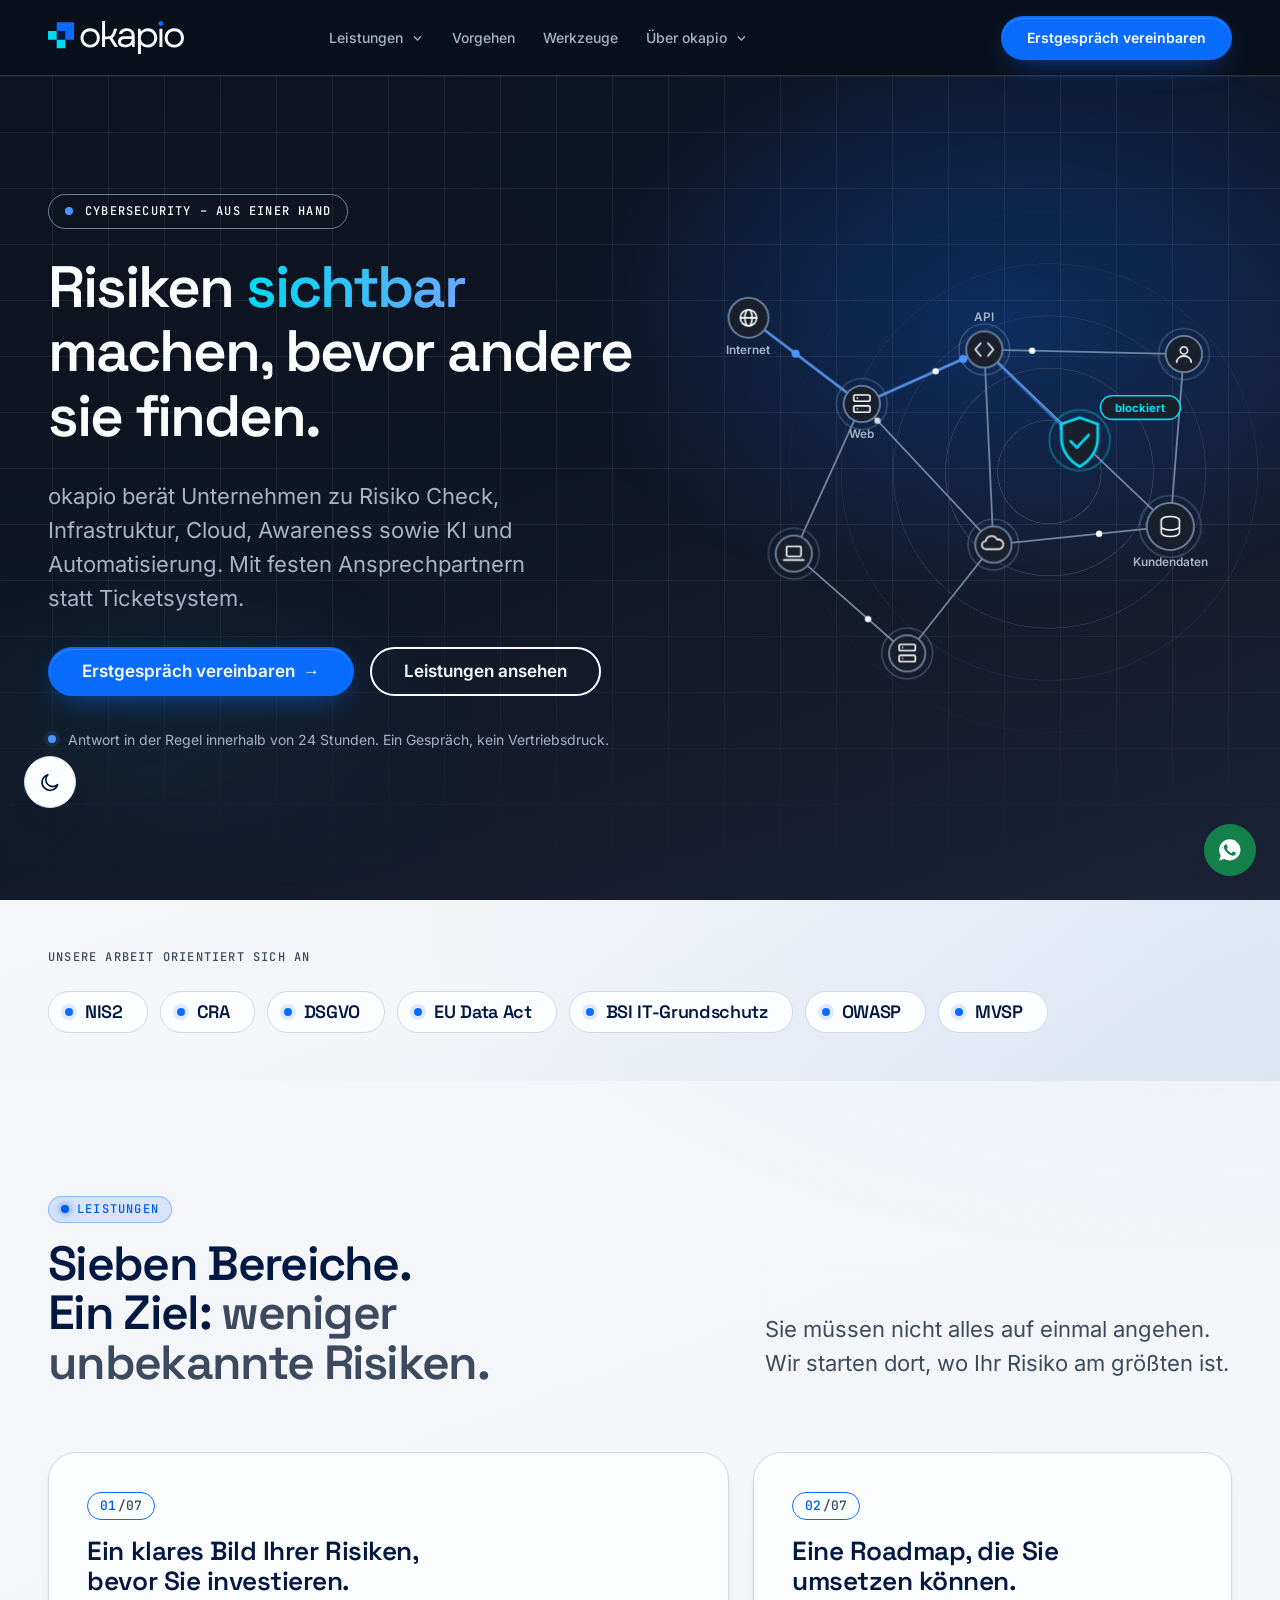
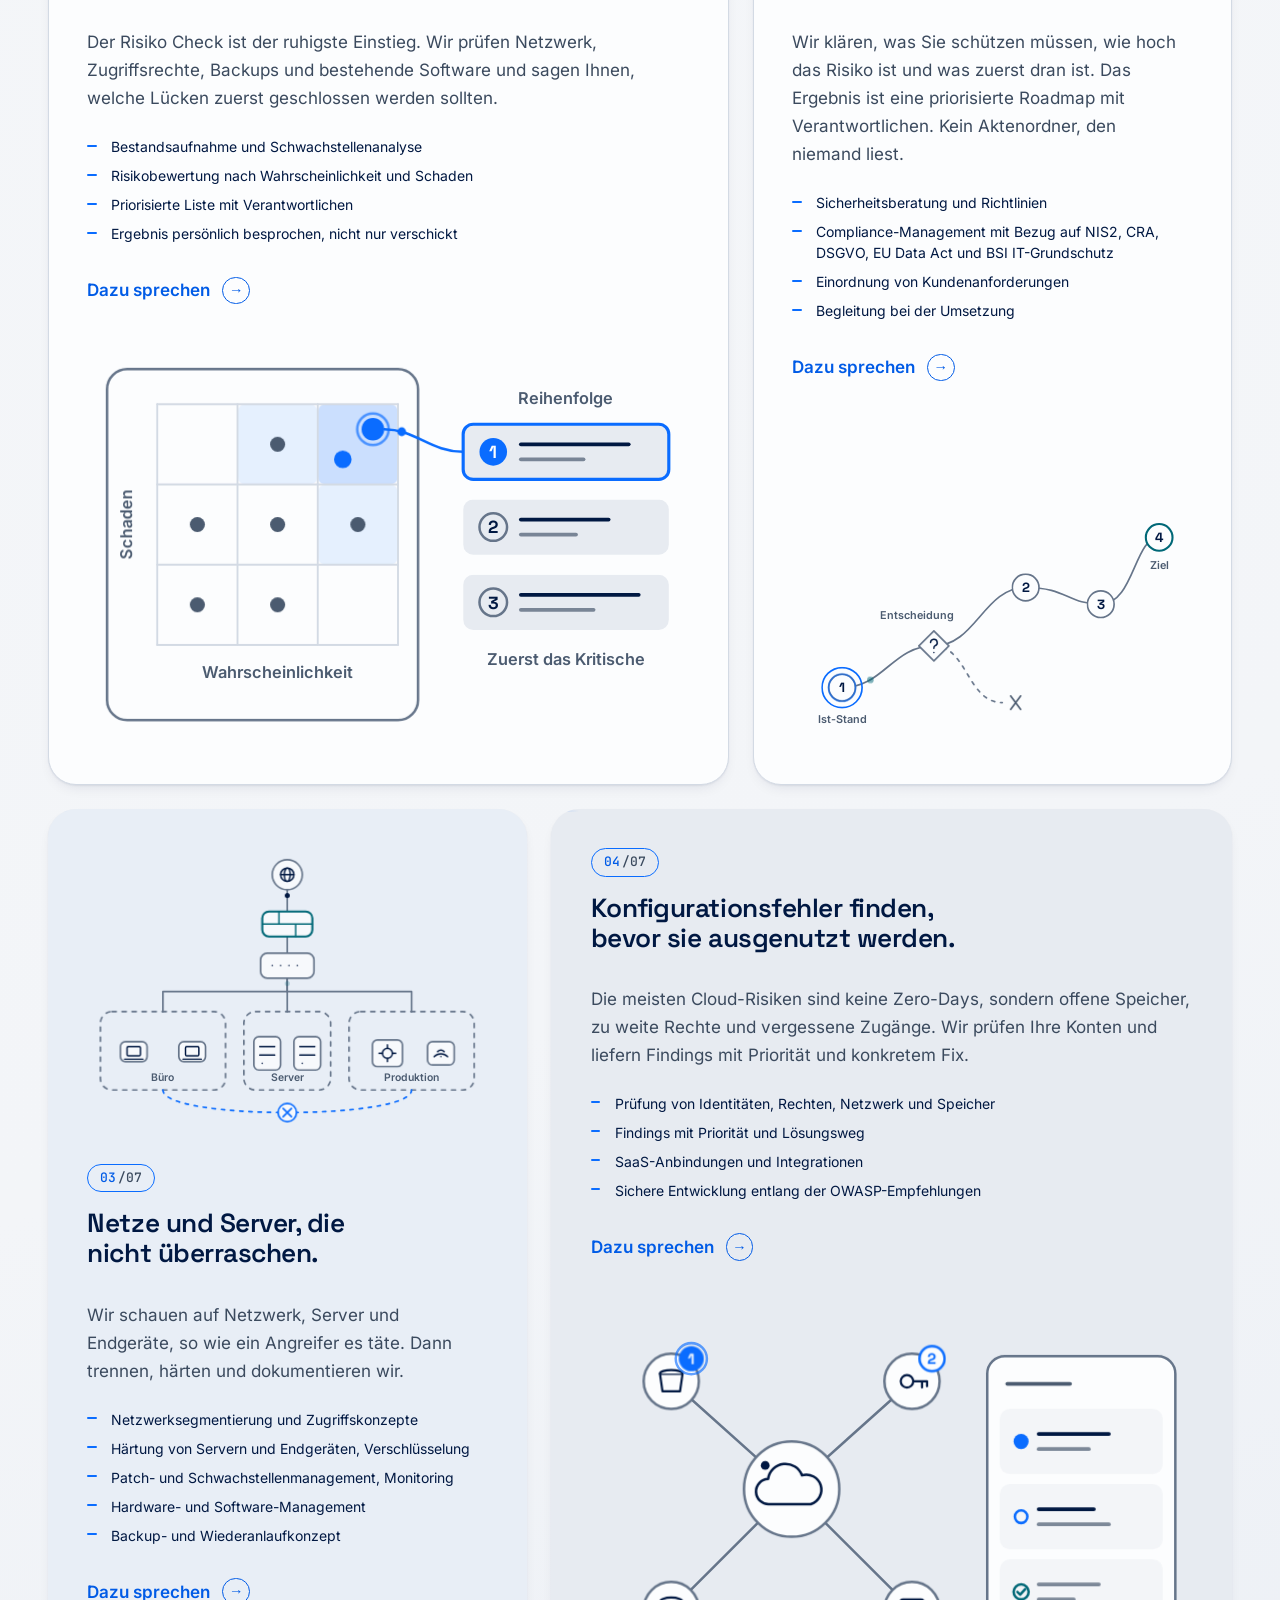
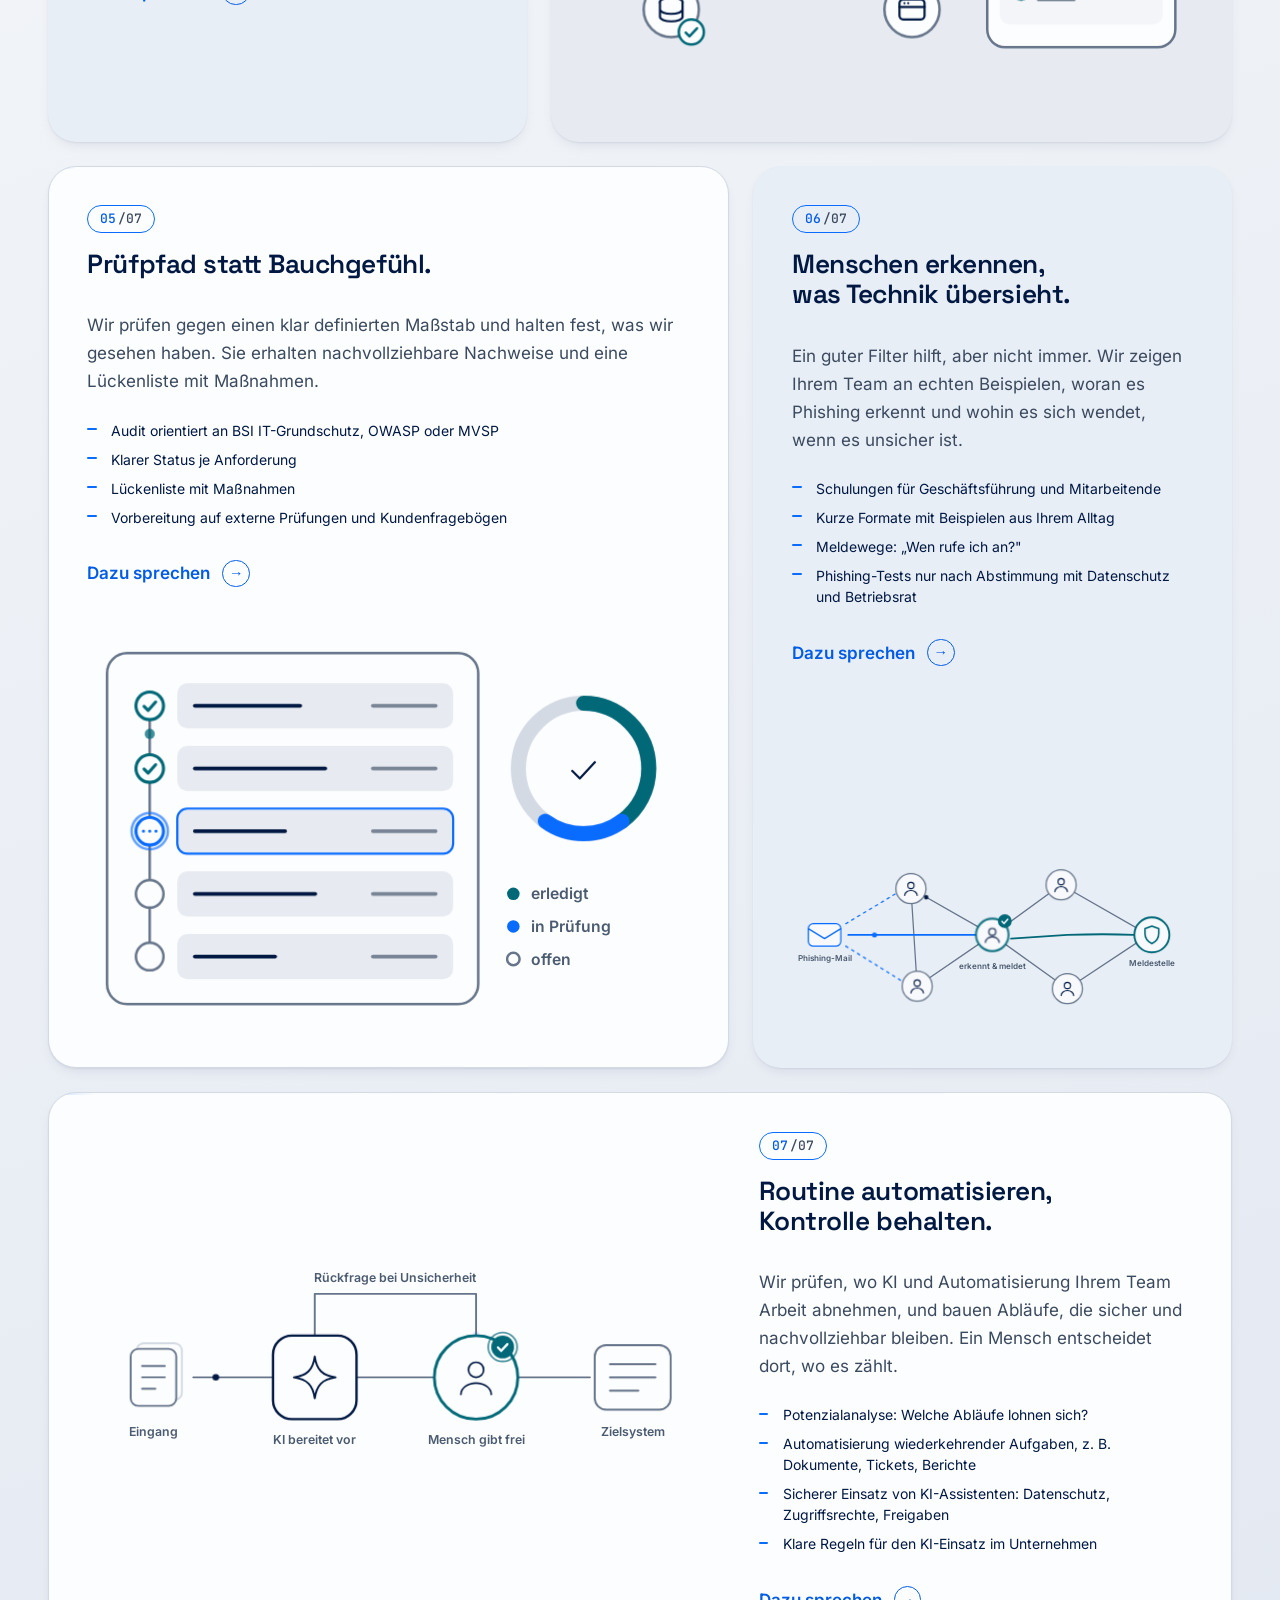
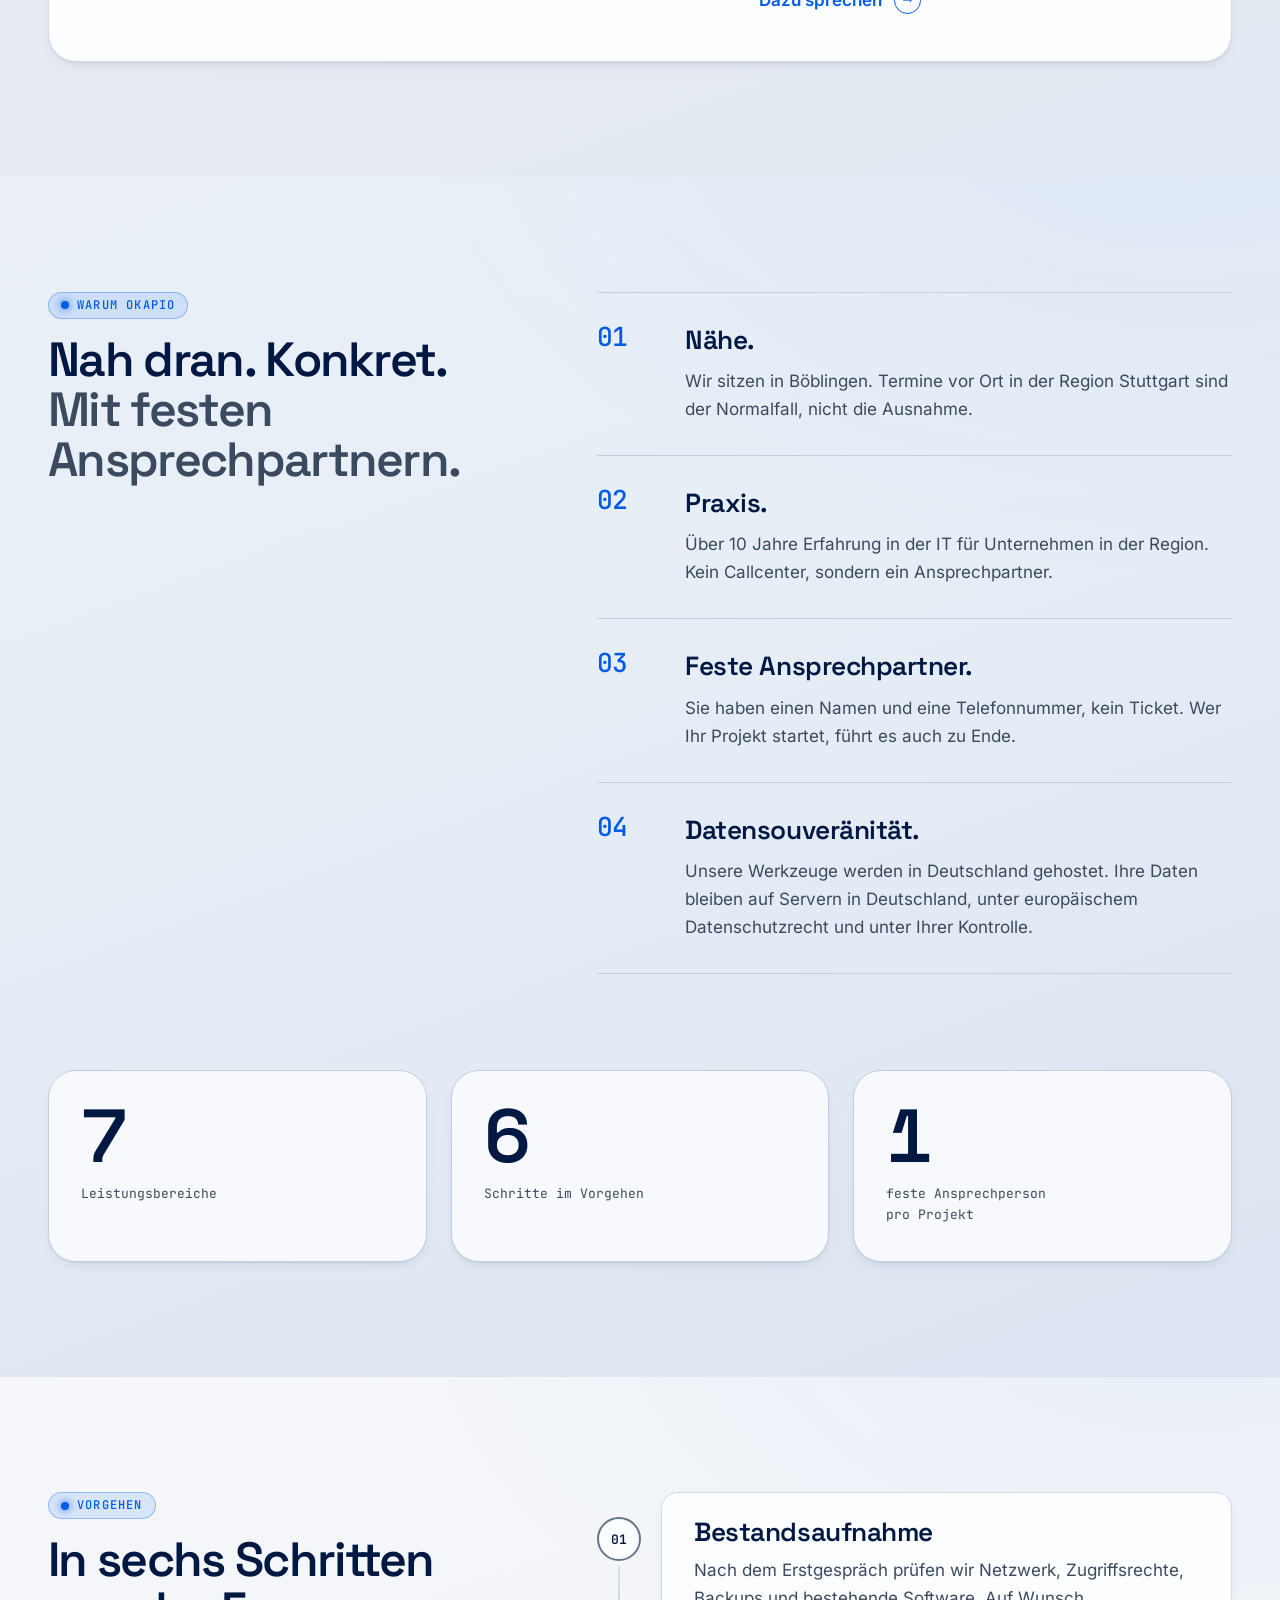
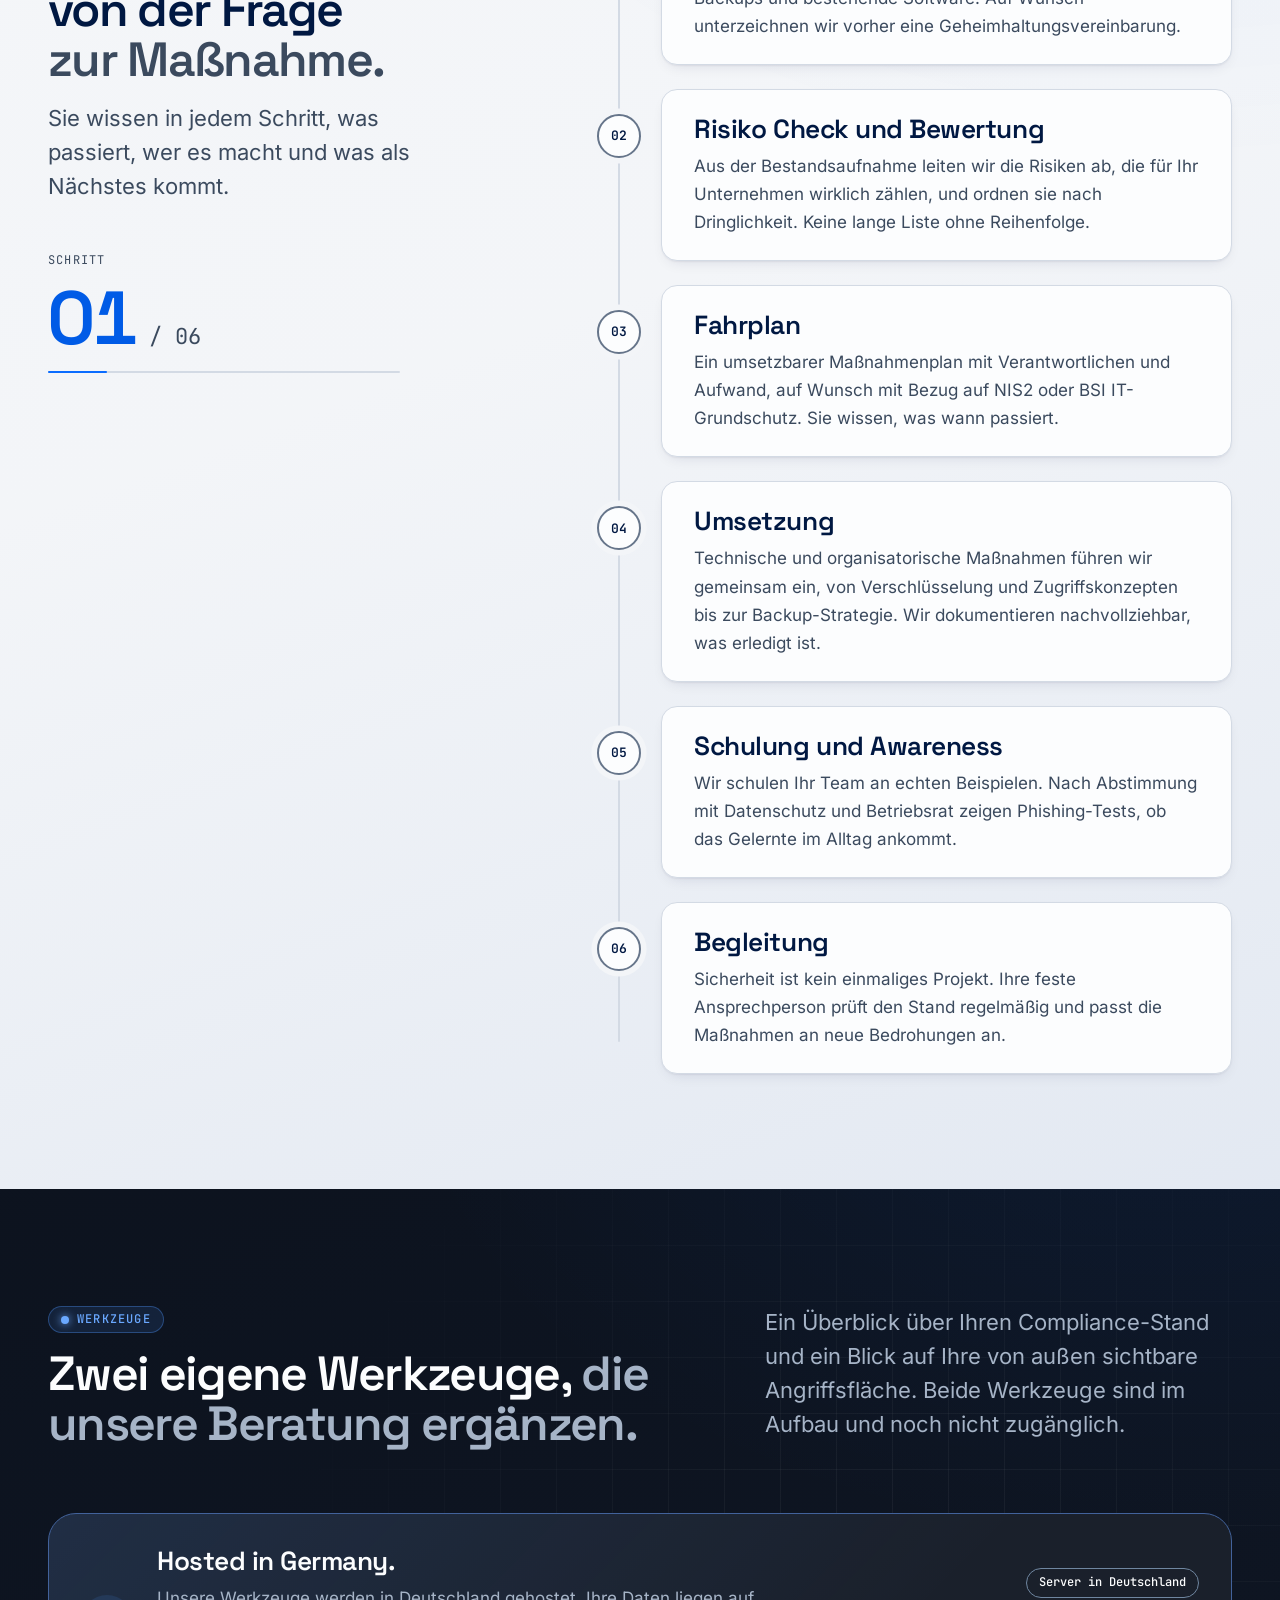
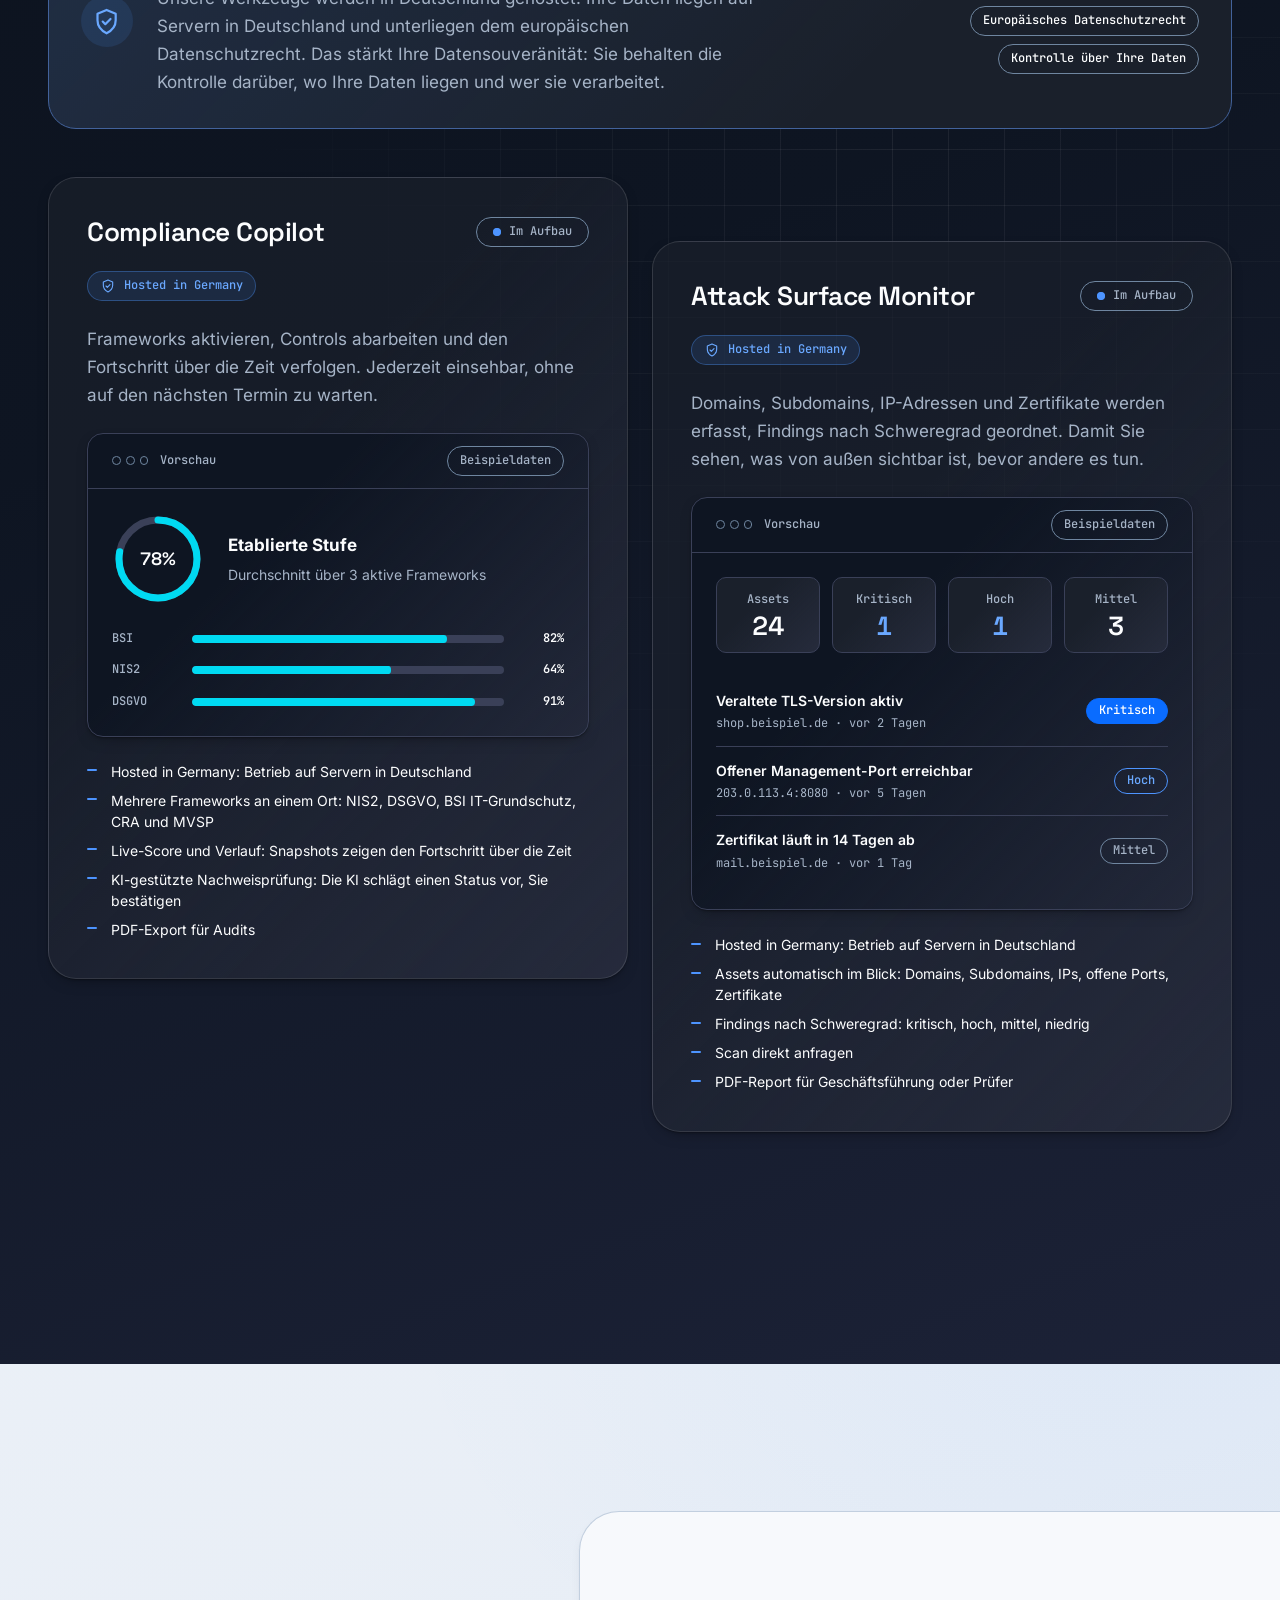
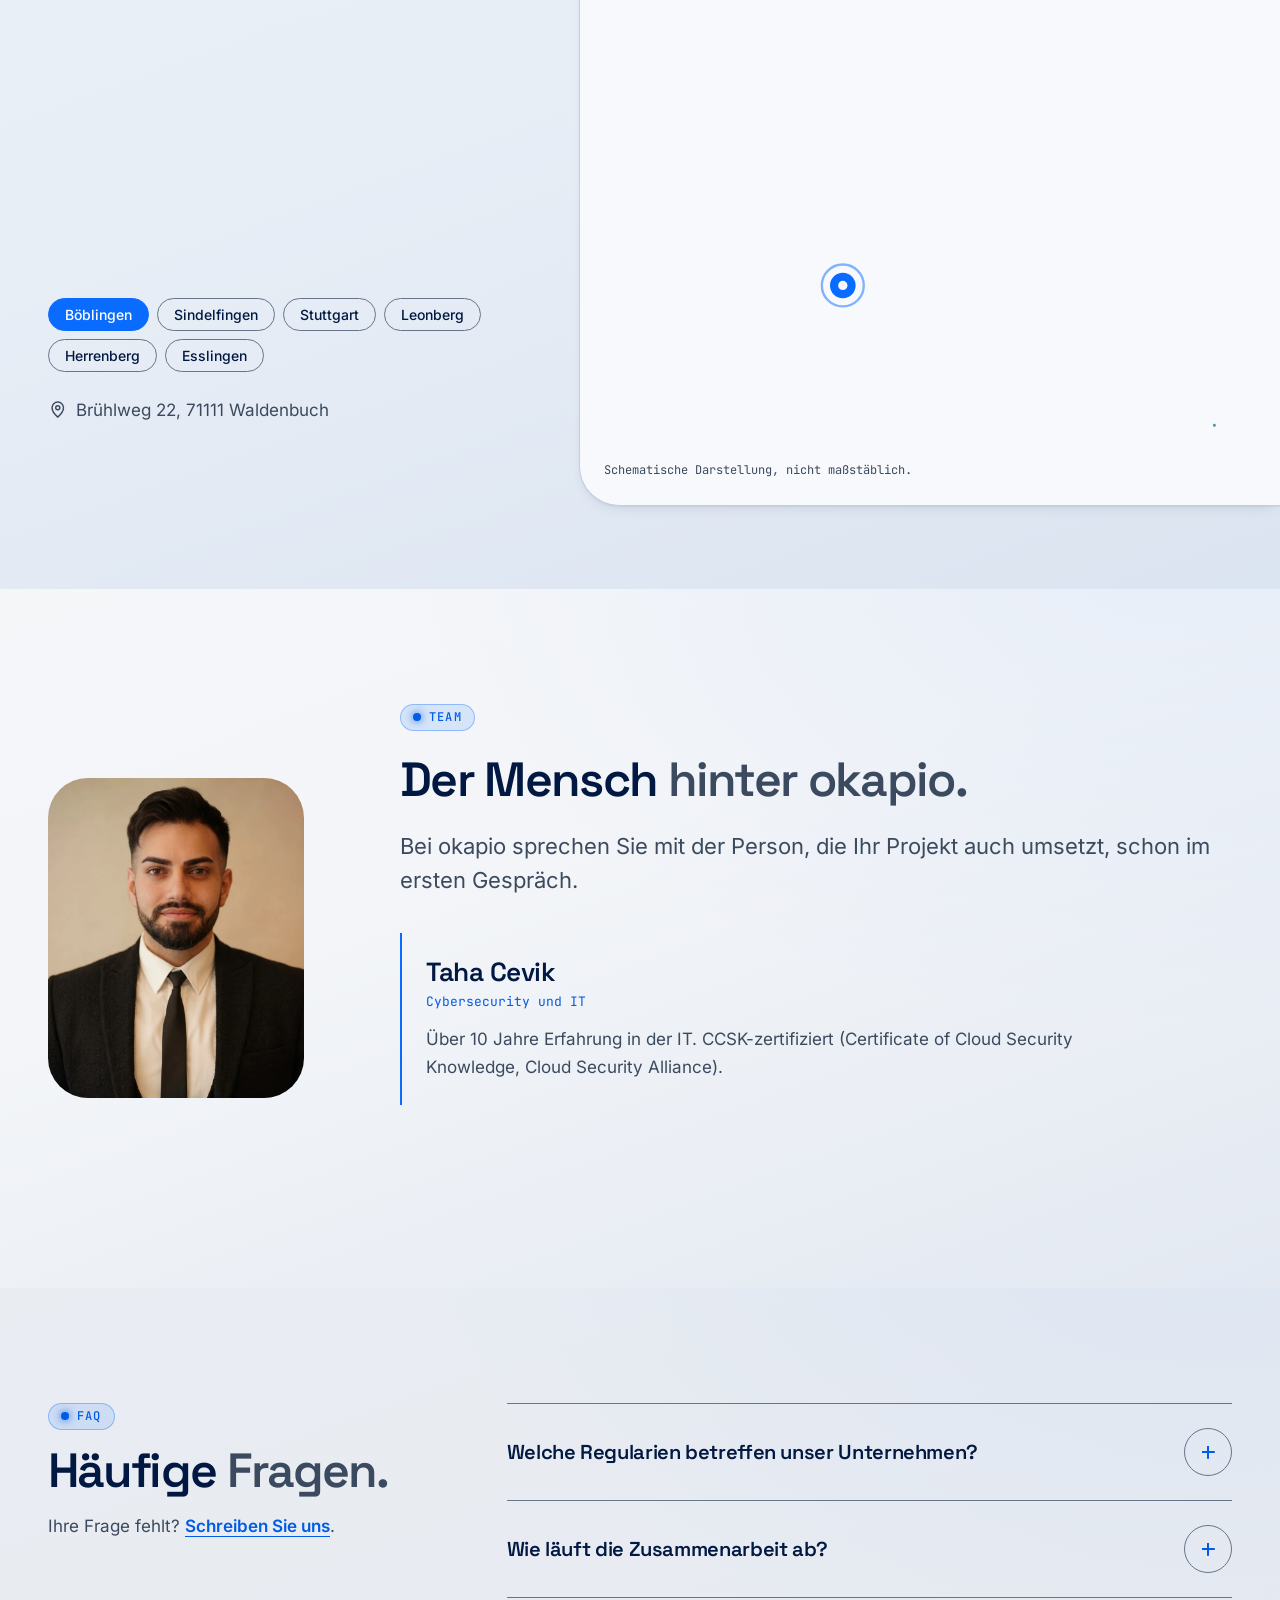
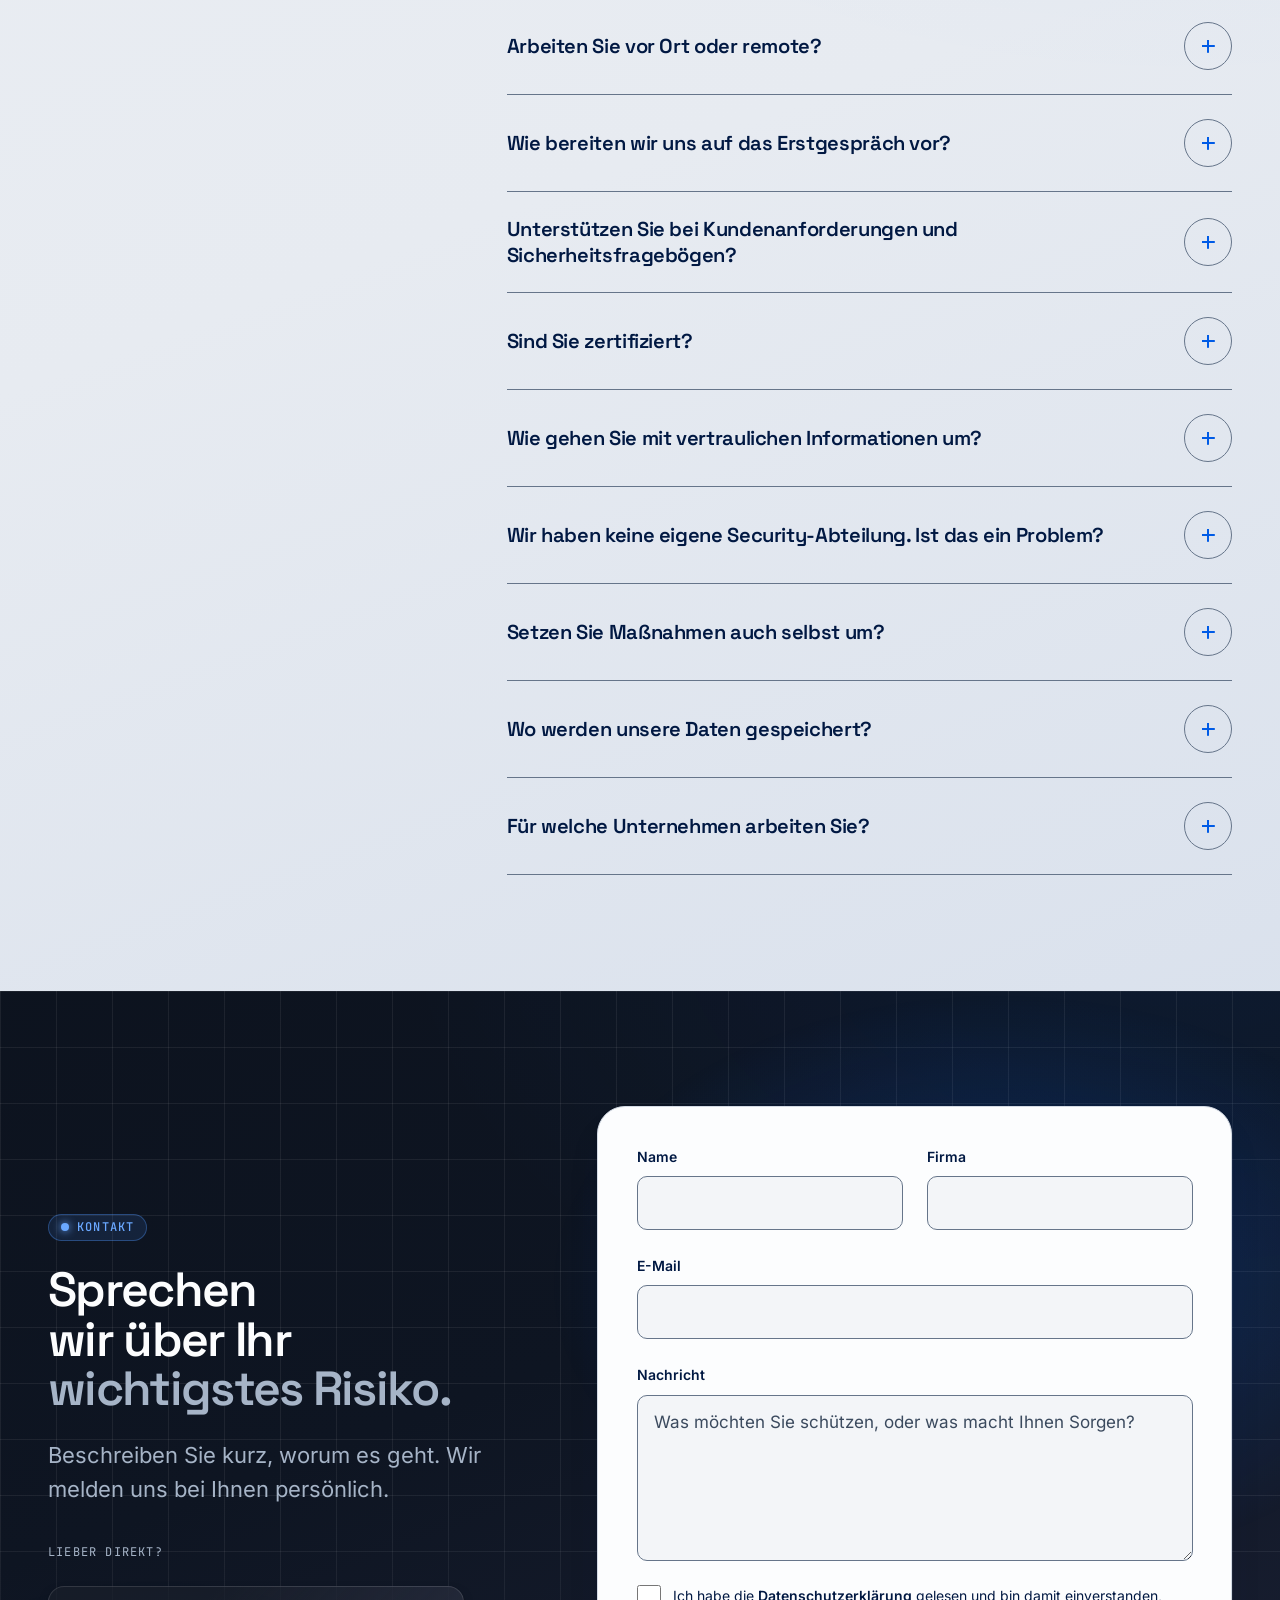
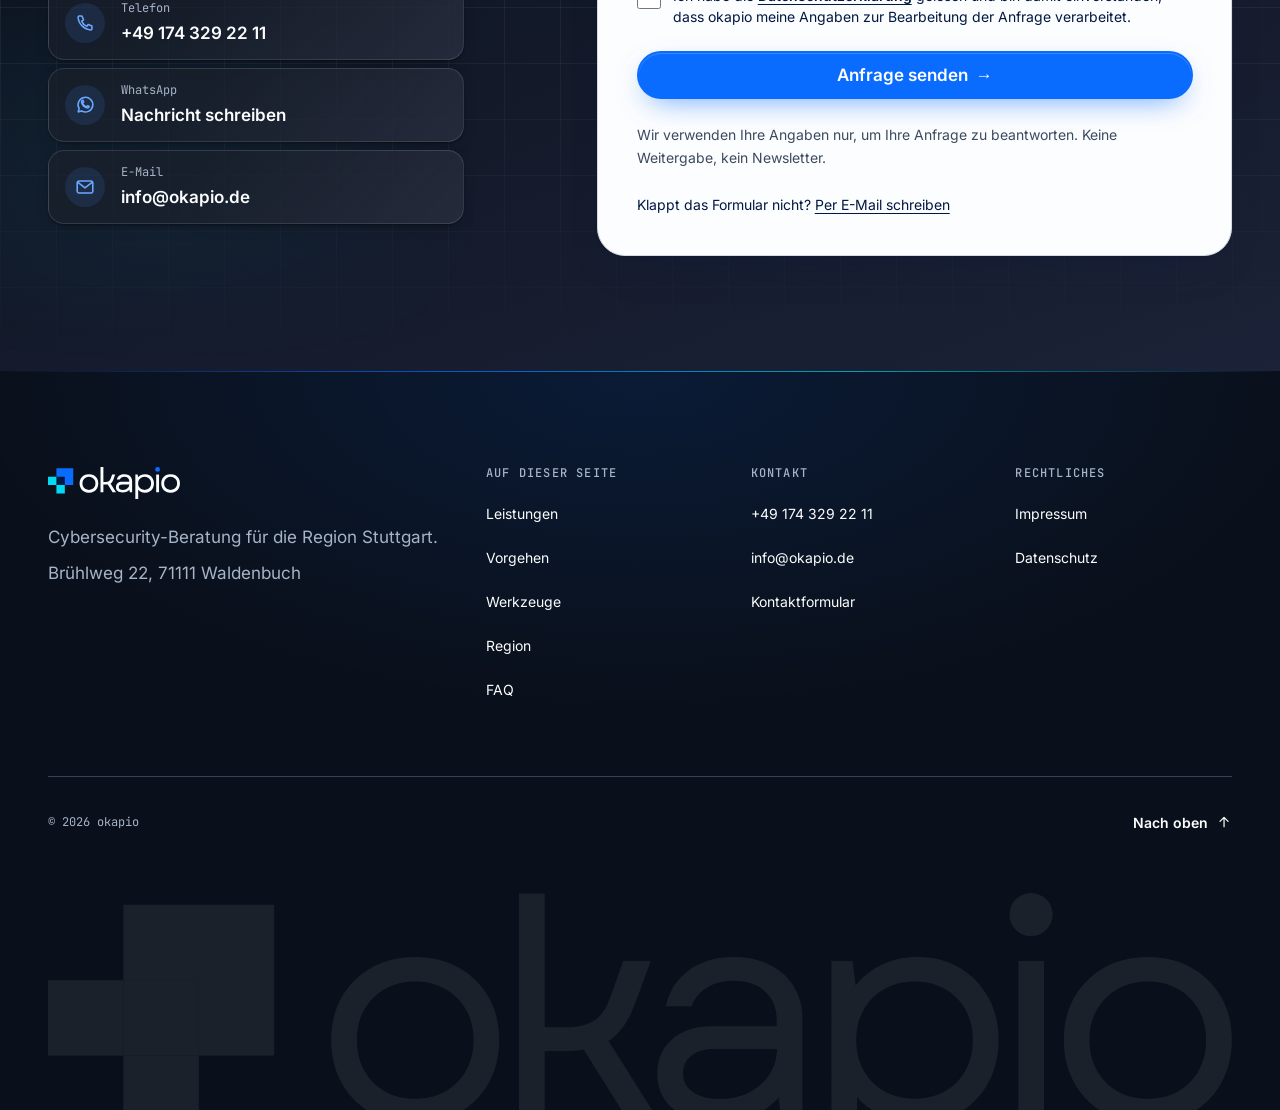
<file: index.html>
<!doctype html>
<html lang="de">
<head>
  <meta charset="utf-8">
  <meta name="viewport" content="width=device-width, initial-scale=1">
  <!--
    Strikte CSP als Meta-Tag (kein unsafe-eval, nur eigene Quellen; mit Cookiebot kommen dessen Hosts dazu, siehe tools/build.mjs).
    frame-ancestors, report-uri und sandbox wirken NICHT per Meta-Tag; frame-ancestors und die übrigen Sicherheits-Header setzt die .htaccess.
  -->
  <meta http-equiv="Content-Security-Policy" content="default-src 'none'; script-src 'self' https://consent.cookiebot.com https://consentcdn.cookiebot.com; style-src 'self' 'unsafe-inline'; img-src 'self' https://imgsct.cookiebot.com https://consent.cookiebot.com data:; font-src 'self'; connect-src 'self' https://consent.cookiebot.com https://consentcdn.cookiebot.com; form-action 'self'; base-uri 'none'; object-src 'none'; manifest-src 'self'; upgrade-insecure-requests">

  <title>Cybersecurity aus einer Hand | okapio · Böblingen &amp; Stuttgart</title>
  <meta name="description" content="Cybersecurity-Beratung in Böblingen und Stuttgart für Unternehmen jeder Branche. Feste Ansprechpartner statt Ticketsystem. Erstgespräch anfragen.">
  <meta name="robots" content="index, follow, max-image-preview:large">
  <link rel="canonical" href="https://okapio.de/">
  <meta name="theme-color" content="#0a101b">

  <meta property="og:type" content="website">
  <meta property="og:url" content="https://okapio.de/">
  <meta property="og:locale" content="de_DE">
  <meta property="og:site_name" content="okapio">
  <meta property="og:title" content="Cybersecurity aus einer Hand | okapio · Böblingen &amp; Stuttgart">
  <meta property="og:description" content="Risiken sichtbar machen, bevor andere sie finden. Risiko Check, Infrastruktur, Cloud, Audits, Awareness sowie KI und Automatisierung.">
  <meta property="og:image" content="https://okapio.de/assets/img/og-image.png">
  <meta property="og:image:width" content="1200">
  <meta property="og:image:height" content="630">
  <meta property="og:image:alt" content="okapio: Cybersecurity aus einer Hand, Böblingen und Stuttgart">
  <meta name="twitter:card" content="summary_large_image">

  
  <link rel="preconnect" href="https://consent.cookiebot.com">
  <link rel="preconnect" href="https://consentcdn.cookiebot.com">
  <script id="Cookiebot" src="https://consent.cookiebot.com/uc.js" data-cbid="c35c3787-4aa6-4fac-8ee2-52ac2036a0c1" data-blockingmode="auto" data-culture="DE"></script>
  
  <link rel="icon" href="favicon.ico" sizes="48x48">
  <link rel="icon" href="assets/img/favicon.svg" type="image/svg+xml">
  <link rel="apple-touch-icon" href="assets/img/apple-touch-icon.png">
  <link rel="preload" href="assets/fonts/space-grotesk-latin-wght-normal.woff2" as="font" type="font/woff2" crossorigin>
  <link rel="preload" href="assets/fonts/inter-latin-wght-normal.woff2" as="font" type="font/woff2" crossorigin>
  <link rel="stylesheet" href="assets/css/tokens.css">
  <link rel="stylesheet" href="assets/css/base.css">
  <link rel="stylesheet" href="assets/css/layout.css">
  <link rel="stylesheet" href="assets/css/components.css">
  <link rel="stylesheet" href="assets/css/motion.css">
  <script src="assets/js/init.js"></script>
  <script src="assets/js/main.js" defer></script>

  <!-- JSON-LD: nur belegte Angaben -->
  <script type="application/ld+json">
  {
    "@context": "https://schema.org",
    "@type": "ProfessionalService",
    "name": "okapio",
    "url": "https://okapio.de/",
    "logo": "https://okapio.de/assets/img/logo-512.png",
    "image": "https://okapio.de/assets/img/og-image.png",
    "telephone": "+491743292211",
    "email": "info@okapio.de",
    "founder": { "@type": "Person", "name": "Taha Cevik" },
    "description": "Cybersecurity-Beratung für Unternehmen in der Region Stuttgart: Risiko Check, Infrastruktur-Security, Cloud- und SaaS-Security, Audits und Awareness-Trainings.",
    "address": {
      "@type": "PostalAddress",
      "streetAddress": "Brühlweg 22",
      "postalCode": "71111",
      "addressLocality": "Waldenbuch",
      "addressRegion": "Baden-Württemberg",
      "addressCountry": "DE"
    },
    "areaServed": [
      { "@type": "City", "name": "Böblingen" },
      { "@type": "City", "name": "Stuttgart" },
      { "@type": "City", "name": "Sindelfingen" },
      { "@type": "AdministrativeArea", "name": "Region Stuttgart" }
    ],
    "knowsAbout": ["Cybersecurity", "Informationssicherheit", "Risikoanalyse", "Cloud-Security", "Security-Audits", "Awareness-Training", "NIS2", "Cyber Resilience Act", "DSGVO", "EU Data Act", "BSI IT-Grundschutz", "OWASP", "MVSP", "KI und Automatisierung"],
    "serviceType": ["Cybersecurity-Beratung", "Risiko Check", "Infrastruktur-Security", "Cloud- und SaaS-Security", "Security-Audits", "Awareness-Trainings", "KI und Automatisierung"]
  }
  </script>
</head>
<body>
  <a class="skip-link" href="#inhalt">Zum Inhalt springen</a>

  <!-- ===== 1 · HEADER ===== -->
  <header class="site-header" data-theme="night" data-header>
    <div class="site-header__bar" aria-hidden="true" data-header-bar></div>
    <div class="site-header__progress" aria-hidden="true" data-progress></div>
    <div class="container site-header__inner" data-header-inner>
      <a class="brand" href="#top" aria-label="okapio, zum Seitenanfang">
        <svg viewBox="0 0 5248 1275" role="img" aria-label="okapio" fill="currentColor">
  <g>
    <rect x="334.071" y="386.372" width="334.071" height="334.071" fill="#001842"/>
    <path fill="#00daf2" d="M0,720.66l0,-334.288l334.071,0l0,334.288l334.31,0l0,334.071l-334.31,0l0,-334.071l-334.071,0Z"/>
    <path fill="#0a6cff" d="M334.071,386.372l0,-334.071l668.381,0l0,668.359l-334.071,0l0,-334.288l-334.31,0Z"/>
  </g>
  <g>
    <path d="M1627.604,1021.649c-73.155,0 -137.717,-15.82 -193.663,-47.396c-55.968,-31.597 -99.74,-75.369 -131.337,-131.337c-31.597,-55.946 -47.396,-119.575 -47.396,-190.885c0,-72.222 15.799,-135.851 47.396,-190.885c31.597,-55.078 75.369,-98.438 131.337,-130.035c55.946,-31.597 120.508,-47.396 193.663,-47.396c73.09,0 137.609,15.799 193.576,47.396c55.946,31.597 99.74,74.957 131.337,130.035c31.597,55.035 47.396,118.663 47.396,190.885c0,71.311 -15.799,134.939 -47.396,190.885c-31.597,55.968 -75.391,99.74 -131.337,131.337c-55.968,31.576 -120.486,47.396 -193.576,47.396Zm-258.681,-369.618c0,51.454 11.046,96.832 33.16,136.111c22.157,39.236 52.626,69.683 91.406,91.319c38.824,21.658 83.529,32.465 134.115,32.465c50.521,0 95.161,-10.807 133.941,-32.465c38.824,-21.636 69.293,-52.083 91.406,-91.319c22.157,-39.28 33.247,-84.657 33.247,-136.111c0,-51.497 -11.089,-96.636 -33.247,-135.417c-22.114,-38.824 -52.582,-69.293 -91.406,-91.406c-38.78,-22.092 -83.42,-33.16 -133.941,-33.16c-50.586,0 -95.291,11.068 -134.115,33.16c-38.78,22.114 -69.249,52.582 -91.406,91.406c-22.114,38.78 -33.16,83.919 -33.16,135.417Z"/>
    <path d="M2087.785,1004.027l0,-1001.997l113.715,0l0,593.056l88.021,0c56.814,0 100.564,-9.679 131.25,-29.08c30.729,-19.379 56.011,-57.509 75.868,-114.41l52.865,-150.26l121.788,0l-70.399,192.274c-28.885,77.604 -67.687,131.749 -116.406,162.413l219.358,348.003l-135.417,0l-193.663,-310.069c-13.542,2.734 -27.756,4.557 -42.622,5.469c-14.887,0.868 -30.447,1.302 -46.701,1.302l-83.941,0l0,303.299l-113.715,0Z"/>
    <path d="M2971.733,1014.878c-84.852,0 -151.194,-19.184 -199.045,-57.552c-47.808,-38.368 -71.701,-90.495 -71.701,-156.424c0,-64.062 22.092,-115.039 66.319,-152.951c44.206,-37.891 102.886,-56.858 176.042,-56.858l286.979,0l0,-25.781c0,-55.035 -17.166,-98.112 -51.476,-129.253c-34.266,-31.12 -81.163,-46.701 -140.712,-46.701c-45.139,0 -84.44,10.156 -117.882,30.469c-33.398,20.269 -55.946,47.548 -67.622,81.858l-115.104,0c15.321,-67.708 49.848,-120.942 103.559,-159.722c53.689,-38.824 118.924,-58.247 195.66,-58.247c61.393,0 115.104,11.523 161.111,34.549c46.05,22.982 81.944,55.013 107.639,96.094c25.738,41.102 38.628,88.715 38.628,142.882l0,446.788l-93.49,0l-12.153,-97.483c-64.062,72.222 -152.995,108.333 -266.753,108.333Zm-157.031,-215.278c0,34.266 14.431,61.784 43.316,82.552c28.863,20.79 68.142,31.163 117.795,31.163c48.72,0 92.036,-9.462 129.948,-28.385c37.956,-18.967 68.186,-45.161 90.712,-78.559c22.569,-33.377 34.31,-71.745 35.243,-115.104l-284.288,0c-38.845,0 -70.66,9.722 -95.486,29.167c-24.826,19.401 -37.24,45.79 -37.24,79.167Z"/>
    <path d="M3855.765,1021.649c-55.1,0 -105.881,-10.612 -152.344,-31.771c-46.484,-21.224 -85.503,-49.913 -117.101,-86.024l0,371.007l-113.715,0l0,-973.524l93.403,0l13.542,108.247c31.597,-39.692 71.094,-70.595 118.49,-92.708c47.396,-22.092 99.957,-33.16 157.726,-33.16c69.488,0 131.098,16.037 184.809,48.09c53.689,32.01 95.877,75.564 126.562,130.642c30.729,55.035 46.094,118.229 46.094,189.583c0,71.311 -15.365,134.701 -46.094,190.191c-30.686,55.512 -72.873,99.284 -126.562,131.337c-53.711,32.053 -115.321,48.09 -184.809,48.09Zm-273.524,-369.618c0,50.521 11.046,95.443 33.16,134.722c22.092,39.236 52.561,69.922 91.406,92.014c38.824,22.114 83.507,33.16 134.028,33.16c51.432,0 96.571,-11.046 135.417,-33.16c38.824,-22.092 69.054,-52.778 90.712,-92.014c21.636,-39.28 32.465,-84.201 32.465,-134.722c0,-50.564 -10.829,-95.486 -32.465,-134.722c-21.658,-39.28 -51.888,-69.987 -90.712,-92.101c-38.845,-22.092 -83.984,-33.16 -135.417,-33.16c-50.521,0 -95.204,11.068 -134.028,33.16c-38.845,22.114 -69.314,52.821 -91.406,92.101c-22.114,39.236 -33.16,84.158 -33.16,134.722Z"/>
    <path d="M4301.069,1004.027l0,-702.691l113.715,0l0,702.691l-113.715,0Z"/>
    <path d="M4875.096,1021.649c-73.155,0 -137.717,-15.82 -193.663,-47.396c-55.968,-31.597 -99.74,-75.369 -131.337,-131.337c-31.597,-55.946 -47.396,-119.575 -47.396,-190.885c0,-72.222 15.799,-135.851 47.396,-190.885c31.597,-55.078 75.369,-98.438 131.337,-130.035c55.946,-31.597 120.508,-47.396 193.663,-47.396c73.09,0 137.609,15.799 193.576,47.396c55.946,31.597 99.74,74.957 131.337,130.035c31.597,55.035 47.396,118.663 47.396,190.885c0,71.311 -15.799,134.939 -47.396,190.885c-31.597,55.968 -75.391,99.74 -131.337,131.337c-55.968,31.576 -120.486,47.396 -193.576,47.396Zm-258.681,-369.618c0,51.454 11.046,96.832 33.16,136.111c22.157,39.236 52.626,69.683 91.406,91.319c38.824,21.658 83.529,32.465 134.115,32.465c50.521,0 95.161,-10.807 133.941,-32.465c38.824,-21.636 69.293,-52.083 91.406,-91.319c22.157,-39.28 33.247,-84.657 33.247,-136.111c0,-51.497 -11.089,-96.636 -33.247,-135.417c-22.114,-38.824 -52.582,-69.293 -91.406,-91.406c-38.78,-22.092 -83.42,-33.16 -133.941,-33.16c-50.586,0 -95.291,11.068 -134.115,33.16c-38.78,22.114 -69.249,52.582 -91.406,91.406c-22.114,38.78 -33.16,83.919 -33.16,135.417Z"/>
  </g>
  <circle cx="4357.378" cy="95.508" r="95.53" fill="var(--logo-dot, #0a6cff)"/>
</svg>
      </a>
      <nav class="site-nav" id="site-nav" aria-label="Hauptnavigation" data-nav>
        <ul>
          <li class="nav-group" data-nav-group>
            <button class="nav-group__btn" type="button" aria-expanded="false" aria-controls="nav-leistungen" data-nav-group-btn>Leistungen<svg class="nav-group__chev" viewBox="0 0 24 24" aria-hidden="true" focusable="false"><path d="M6 9l6 6 6-6"/></svg></button>
            <ul class="nav-group__list" id="nav-leistungen">
              <li><a href="#leistungen">Alle Leistungen</a></li>
              <li><a href="#leistung-risikocheck">Risiko Check</a></li>
              <li><a href="#leistung-beratung">Beratung und Compliance</a></li>
              <li><a href="#leistung-infrastruktur">IT Security</a></li>
              <li><a href="#leistung-cloud">Cloud und SaaS</a></li>
              <li><a href="#leistung-audits">Audits</a></li>
              <li><a href="#leistung-awareness">Awareness</a></li>
              <li><a href="#leistung-ki">KI und Automatisierung</a></li>
            </ul>
          </li>
          <li><a href="#vorgehen">Vorgehen</a></li>
          <li><a href="#werkzeuge">Werkzeuge</a></li>
          <li class="nav-group" data-nav-group>
            <button class="nav-group__btn" type="button" aria-expanded="false" aria-controls="nav-ueber" data-nav-group-btn>Über okapio<svg class="nav-group__chev" viewBox="0 0 24 24" aria-hidden="true" focusable="false"><path d="M6 9l6 6 6-6"/></svg></button>
            <ul class="nav-group__list" id="nav-ueber">
              <li><a href="#warum-okapio">Warum okapio</a></li>
              <li><a href="#region">Region</a></li>
              <li><a href="#team">Team</a></li>
              <li><a href="#faq">FAQ</a></li>
            </ul>
          </li>
          <li class="site-nav__cta"><a class="btn btn--primary" href="#kontakt">Erstgespräch vereinbaren</a></li>
        </ul>
      </nav>
      <button class="nav-toggle" type="button" aria-expanded="false" aria-controls="site-nav" data-nav-toggle><span class="nav-toggle__icon" aria-hidden="true"><span></span><span></span></span><span data-nav-toggle-label>Menü</span></button>
      <a class="btn btn--primary btn--sm site-header__cta" href="#kontakt">Erstgespräch vereinbaren</a>
    </div>
  </header>

  <main id="inhalt" tabindex="-1">

    <!-- ===== 2 · HERO ===== -->
    <section class="section hero" id="top" data-theme="night" aria-labelledby="hero-title">
      <div class="bg-grid bg-grid--hero" aria-hidden="true"></div>
      <div class="container hero__grid">
        <div class="hero__copy">
          <h1 class="hero__title" id="hero-title">
            <span class="hero__kicker" data-reveal>Cybersecurity – aus einer Hand<span class="visually-hidden">:</span></span>
            <span class="hero__line" data-reveal data-reveal-delay="1">Risiken <span class="hero__highlight">sichtbar</span></span>
            <span class="hero__line" data-reveal data-reveal-delay="2">machen, bevor andere</span>
            <span class="hero__line" data-reveal data-reveal-delay="3">sie finden.</span>
          </h1>
          <p class="lead hero__lead" data-reveal data-reveal-delay="4">okapio berät Unternehmen zu Risiko Check, Infrastruktur, Cloud, Awareness sowie KI und Automatisierung. Mit festen Ansprechpartnern statt Ticketsystem.</p>
          <div class="hero__actions" data-reveal data-reveal-delay="5">
            <a class="btn btn--primary btn--arrow" href="#kontakt">Erstgespräch vereinbaren</a>
            <a class="btn btn--ghost" href="#leistungen">Leistungen ansehen</a>
          </div>
          <p class="hero__micro" data-reveal data-reveal-delay="6"><span class="hero__micro-dot" aria-hidden="true"></span>Antwort in der Regel innerhalb von 24 Stunden. Ein Gespräch, kein Vertriebsdruck.</p>
        </div>
        <figure class="hero__figure" data-illustration="hero" data-tilt>
          <svg id="ill-hero-graph" viewBox="0 0 640 560" role="img" aria-labelledby="ill-hero-graph-title ill-hero-graph-desc" fill="none" stroke="var(--ill-line)" stroke-width="2" stroke-linecap="round" stroke-linejoin="round">
  <title id="ill-hero-graph-title">Angriffspfad wird an der Schutzschicht gestoppt</title>
  <desc id="ill-hero-graph-desc">Netzwerkgraph aus Servern, Cloud und Endgeräten. Ein Angriffspfad (blau hervorgehoben) führt von außen über Web und API auf die Kundendaten und wird von einem Schutzschild gestoppt.</desc>

  <g id="hg-edges" data-stagger="draw" stroke-width="2">
    <path id="hg-e-web-laptop" pathLength="1" data-draw d="M185 205 L110 370"/>
    <path id="hg-e-web-cloud" pathLength="1" data-draw d="M185 205 L330 360"/>
    <path id="hg-e-web-api" pathLength="1" data-draw d="M185 205 L320 145"/>
    <path id="hg-e-api-cloud" pathLength="1" data-draw d="M320 145 L330 360"/>
    <path id="hg-e-api-endpoint" pathLength="1" data-draw d="M320 145 L540 150"/>
    <path id="hg-e-api-data" pathLength="1" data-draw d="M320 145 L525 340"/>
    <path id="hg-e-cloud-data" pathLength="1" data-draw d="M330 360 L525 340"/>
    <path id="hg-e-cloud-server" pathLength="1" data-draw d="M330 360 L235 480"/>
    <path id="hg-e-laptop-server" pathLength="1" data-draw d="M110 370 L235 480"/>
    <path id="hg-e-endpoint-data" pathLength="1" data-draw d="M540 150 L525 340"/>
    <path id="hg-e-internet-web" pathLength="1" data-draw d="M60 110 L185 205"/>
  </g>

  <g id="hg-attack-path" stroke="var(--ill-risk)">
    <path id="hg-attack-seg" pathLength="1" data-draw stroke-width="3.5" d="M60 110 L185 205 L320 145 L408 231"/>
    <circle id="hg-attack-head" data-fade cx="408" cy="231" r="5" fill="var(--ill-risk)" stroke="none"/>
  </g>

  <g id="hg-node-rings" data-stagger="pulse" stroke="var(--ill-line)" stroke-width="1.5" opacity="0.5">
    <circle id="hg-ring-web" cx="185" cy="205" r="28"/>
    <circle id="hg-ring-api" cx="320" cy="145" r="28"/>
    <circle id="hg-ring-cloud" cx="330" cy="360" r="28"/>
    <circle id="hg-ring-laptop" cx="110" cy="370" r="28"/>
    <circle id="hg-ring-server" cx="235" cy="480" r="28"/>
    <circle id="hg-ring-endpoint" cx="540" cy="150" r="28"/>
    <circle id="hg-ring-data" cx="525" cy="340" r="34"/>
  </g>

  <g id="hg-nodes" data-stagger="fade" fill="var(--ill-surface)">
    <g id="hg-n-internet" transform="translate(60 110)">
      <circle r="22"/>
      <g stroke="var(--ill-ink)" stroke-width="1.75"><circle r="9"/><ellipse rx="4" ry="9"/><path d="M-9 0H9"/></g>
    </g>
    <g id="hg-n-web" transform="translate(185 205)">
      <circle r="20"/>
      <g stroke="var(--ill-ink)" stroke-width="1.75"><rect x="-9" y="-10" width="18" height="7" rx="2"/><rect x="-9" y="2" width="18" height="7" rx="2"/><path d="M-5 -6.5h.01M-5 5.5h.01"/></g>
    </g>
    <g id="hg-n-api" transform="translate(320 145)">
      <circle r="20"/>
      <g stroke="var(--ill-ink)" stroke-width="1.75"><path d="M-4 -7l-6 7 6 7M4 -7l6 7-6 7"/></g>
    </g>
    <g id="hg-n-cloud" transform="translate(330 360)">
      <circle r="20"/>
      <path stroke="var(--ill-ink)" stroke-width="1.75" d="M-8 5a4.5 4.5 0 0 1-.4-9 6.5 6.5 0 0 1 12.4-1.5 5 5 0 0 1 3 10.5z"/>
    </g>
    <g id="hg-n-laptop" transform="translate(110 370)">
      <circle r="20"/>
      <g stroke="var(--ill-ink)" stroke-width="1.75"><rect x="-8" y="-8" width="16" height="11" rx="1.5"/><path d="M-11 7h22"/></g>
    </g>
    <g id="hg-n-server" transform="translate(235 480)">
      <circle r="20"/>
      <g stroke="var(--ill-ink)" stroke-width="1.75"><rect x="-9" y="-10" width="18" height="7" rx="2"/><rect x="-9" y="2" width="18" height="7" rx="2"/><path d="M-5 -6.5h.01M-5 5.5h.01"/></g>
    </g>
    <g id="hg-n-endpoint" transform="translate(540 150)">
      <circle r="20"/>
      <g stroke="var(--ill-ink)" stroke-width="1.75"><circle cy="-4" r="4"/><path d="M-8 9a8 7 0 0 1 16 0"/></g>
    </g>
    <g id="hg-n-data" transform="translate(525 340)">
      <circle r="26"/>
      <g stroke="var(--ill-ink)" stroke-width="1.75"><ellipse cy="-7" rx="10" ry="4"/><path d="M-10 -7v14a10 4 0 0 0 20 0v-14M-10 0a10 4 0 0 0 20 0"/></g>
    </g>
  </g>

  <g id="hg-labels" data-fade fill="var(--ill-muted)" stroke="none" font-family="var(--font-text)" font-size="13" font-weight="600" text-anchor="middle">
    <text x="60" y="150">Internet</text>
    <text x="185" y="243">Web</text>
    <text x="320" y="113">API</text>
    <text x="525" y="384">Kundendaten</text>
  </g>

  <g id="hg-shield">
    <circle id="hg-shield-ring" cx="425" cy="245" r="30" stroke="var(--ill-safe)" stroke-width="2" opacity="0"/>
    <g id="hg-shield-body" data-pop>
      <path fill="var(--ill-surface)" stroke="var(--ill-safe)" stroke-width="3" d="M425 220l20 7v15c0 15-9 26-20 32-11-6-20-17-20-32v-15z"/>
      <path id="hg-shield-check" pathLength="1" data-draw stroke="var(--ill-safe)" stroke-width="3" d="M415 246l7 7 13-14"/>
    </g>
  </g>

  <g id="hg-blocked-tag" data-rise>
    <rect x="448" y="196" width="88" height="26" rx="13" fill="var(--ill-surface)" stroke="var(--ill-safe)" stroke-width="1.75"/>
    <text x="492" y="213.5" fill="var(--ill-safe)" stroke="none" font-family="var(--font-text)" font-size="12.5" font-weight="700" text-anchor="middle">blockiert</text>
  </g>

  <g id="hg-flow" class="flow">
    <circle r="3.5" fill="var(--ill-ink)" stroke="none" opacity="0"><animateMotion dur="2.6s" begin="0s" repeatCount="indefinite" keyPoints="0;1" keyTimes="0;1" calcMode="linear"><mpath href="#hg-e-web-api"/></animateMotion><animate attributeName="opacity" values="0;1;1;0" keyTimes="0;0.15;0.8;1" dur="2.6s" begin="0s" repeatCount="indefinite"/></circle>
    <circle r="3.5" fill="var(--ill-ink)" stroke="none" opacity="0"><animateMotion dur="3.2s" begin="0.8s" repeatCount="indefinite" keyPoints="0;1" keyTimes="0;1" calcMode="linear"><mpath href="#hg-e-api-endpoint"/></animateMotion><animate attributeName="opacity" values="0;1;1;0" keyTimes="0;0.15;0.8;1" dur="3.2s" begin="0.8s" repeatCount="indefinite"/></circle>
    <circle r="3.5" fill="var(--ill-ink)" stroke="none" opacity="0"><animateMotion dur="3.4s" begin="1.6s" repeatCount="indefinite" keyPoints="0;1" keyTimes="0;1" calcMode="linear"><mpath href="#hg-e-api-data"/></animateMotion><animate attributeName="opacity" values="0;1;1;0" keyTimes="0;0.15;0.8;1" dur="3.4s" begin="1.6s" repeatCount="indefinite"/></circle>
    <circle r="3.5" fill="var(--ill-ink)" stroke="none" opacity="0"><animateMotion dur="2.9s" begin="0.4s" repeatCount="indefinite" keyPoints="1;0" keyTimes="0;1" calcMode="linear"><mpath href="#hg-e-cloud-data"/></animateMotion><animate attributeName="opacity" values="0;1;1;0" keyTimes="0;0.15;0.8;1" dur="2.9s" begin="0.4s" repeatCount="indefinite"/></circle>
    <circle r="3.5" fill="var(--ill-ink)" stroke="none" opacity="0"><animateMotion dur="3.1s" begin="1.2s" repeatCount="indefinite" keyPoints="0;1" keyTimes="0;1" calcMode="linear"><mpath href="#hg-e-web-cloud"/></animateMotion><animate attributeName="opacity" values="0;1;1;0" keyTimes="0;0.15;0.8;1" dur="3.1s" begin="1.2s" repeatCount="indefinite"/></circle>
    <circle r="3.5" fill="var(--ill-ink)" stroke="none" opacity="0"><animateMotion dur="2.4s" begin="2.0s" repeatCount="indefinite" keyPoints="0;1" keyTimes="0;1" calcMode="linear"><mpath href="#hg-e-cloud-server"/></animateMotion><animate attributeName="opacity" values="0;1;1;0" keyTimes="0;0.15;0.8;1" dur="2.4s" begin="2.0s" repeatCount="indefinite"/></circle>
    <circle r="3.5" fill="var(--ill-ink)" stroke="none" opacity="0"><animateMotion dur="2.8s" begin="0.6s" repeatCount="indefinite" keyPoints="1;0" keyTimes="0;1" calcMode="linear"><mpath href="#hg-e-laptop-server"/></animateMotion><animate attributeName="opacity" values="0;1;1;0" keyTimes="0;0.15;0.8;1" dur="2.8s" begin="0.6s" repeatCount="indefinite"/></circle>
    <circle r="3.5" fill="var(--ill-ink)" stroke="none" opacity="0"><animateMotion dur="2.5s" begin="1.8s" repeatCount="indefinite" keyPoints="0;1" keyTimes="0;1" calcMode="linear"><mpath href="#hg-e-endpoint-data"/></animateMotion><animate attributeName="opacity" values="0;1;1;0" keyTimes="0;0.15;0.8;1" dur="2.5s" begin="1.8s" repeatCount="indefinite"/></circle>
    <circle r="3.5" fill="var(--ill-ink)" stroke="none" opacity="0"><animateMotion dur="2.7s" begin="2.4s" repeatCount="indefinite" keyPoints="1;0" keyTimes="0;1" calcMode="linear"><mpath href="#hg-e-web-laptop"/></animateMotion><animate attributeName="opacity" values="0;1;1;0" keyTimes="0;0.15;0.8;1" dur="2.7s" begin="2.4s" repeatCount="indefinite"/></circle>
  </g>
  <g id="hg-flow-attack" class="flow">
    <circle r="4.5" fill="var(--ill-risk)" stroke="none" opacity="0"><animateMotion dur="2.4s" begin="0s" repeatCount="indefinite" keyPoints="0;1" keyTimes="0;1" calcMode="linear"><mpath href="#hg-attack-seg"/></animateMotion><animate attributeName="opacity" values="0;1;1;0" keyTimes="0;0.15;0.8;1" dur="2.4s" begin="0s" repeatCount="indefinite"/></circle>
    <circle r="4.5" fill="var(--ill-risk)" stroke="none" opacity="0"><animateMotion dur="2.4s" begin="1.2s" repeatCount="indefinite" keyPoints="0;1" keyTimes="0;1" calcMode="linear"><mpath href="#hg-attack-seg"/></animateMotion><animate attributeName="opacity" values="0;1;1;0" keyTimes="0;0.15;0.8;1" dur="2.4s" begin="1.2s" repeatCount="indefinite"/></circle>
    <circle cx="425" cy="245" r="26" fill="none" stroke="var(--ill-safe)" stroke-width="2" opacity="0"><animate attributeName="r" values="26;40" dur="2.4s" begin="0.3s" repeatCount="indefinite"/><animate attributeName="opacity" values="0.8;0" dur="2.4s" begin="0.3s" repeatCount="indefinite"/></circle>
  </g>
</svg>
        </figure>
      </div>
    </section>

    <!-- ===== 3 · VERTRAUENSLEISTE ===== -->
    <section class="section trust" data-theme="light" aria-labelledby="trust-title">
      <div class="container trust__inner">
        <h2 class="trust__title" id="trust-title">Unsere Arbeit orientiert sich an</h2>
        <ul class="trust__list">
          <li data-reveal>NIS2</li>
          <li data-reveal data-reveal-delay="1">CRA</li>
          <li data-reveal data-reveal-delay="1">DSGVO</li>
          <li data-reveal data-reveal-delay="2">EU Data Act</li>
          <li data-reveal data-reveal-delay="2">BSI IT-Grundschutz</li>
          <li data-reveal data-reveal-delay="3">OWASP</li>
          <li data-reveal data-reveal-delay="3">MVSP</li>
        </ul>
      </div>
    </section>

    <!-- ===== 4 · LEISTUNGEN ===== -->
    <section class="section" id="leistungen" data-theme="light" aria-labelledby="leistungen-title">
      <div class="container">
        <div class="section-head section-head--split">
          <div class="section-head__main">
            <p class="kicker" data-reveal>Leistungen</p>
            <h2 id="leistungen-title" data-reveal data-reveal-delay="1">Sieben Bereiche. Ein Ziel: <span class="h-accent">weniger unbekannte Risiken.</span></h2>
          </div>
          <p class="lead" data-reveal data-reveal-delay="2">Sie müssen nicht alles auf einmal angehen. Wir starten dort, wo Ihr Risiko am größten ist.</p>
        </div>

        <div class="bento">
          <!-- 01 Risiko Check -->
          <article data-spot class="service service--1" id="leistung-risikocheck" aria-labelledby="l1-title" data-reveal>
            <div class="service__head">
              <span class="service__no" aria-hidden="true">01<span class="service__total">/07</span></span>
              <h3 id="l1-title">Ein klares Bild Ihrer Risiken, bevor Sie investieren.</h3>
            </div>
            <div class="service__body">
              <p>Der Risiko Check ist der ruhigste Einstieg. Wir prüfen Netzwerk, Zugriffsrechte, Backups und bestehende Software und sagen Ihnen, welche Lücken zuerst geschlossen werden sollten.</p>
              <ul class="checks">
                <li>Bestandsaufnahme und Schwachstellenanalyse</li>
                <li>Risikobewertung nach Wahrscheinlichkeit und Schaden</li>
                <li>Priorisierte Liste mit Verantwortlichen</li>
                <li>Ergebnis persönlich besprochen, nicht nur verschickt</li>
              </ul>
              <a class="link-arrow" href="#kontakt">Dazu sprechen<span class="visually-hidden"> (Risiko Check)</span></a>
            </div>
            <div class="service__art" data-illustration="riskcheck">
              <svg id="ill-risk-check" viewBox="0 0 480 320" role="img" aria-labelledby="ill-risk-check-title ill-risk-check-desc" fill="none" stroke="var(--ill-line)" stroke-width="2" stroke-linecap="round" stroke-linejoin="round">
  <title id="ill-risk-check-title">Risiko-Matrix mit priorisierter Liste</title>
  <desc id="ill-risk-check-desc">Eine Matrix aus Wahrscheinlichkeit und Schaden. Mehrere Risiken liegen als Punkte darin, zwei davon im kritischen Feld oben rechts. Eine Linie führt vom kritischsten Risiko zu einer Liste, die die Reihenfolge der Maßnahmen zeigt.</desc>

  <rect id="rc-grid" data-fade x="16" y="20" width="248" height="280" rx="16" fill="var(--ill-surface)"/>

  <g id="rc-cells" data-fade stroke="none" fill="var(--ill-risk)">
    <rect x="184" y="48" width="64" height="64" rx="6" opacity="0.2"/>
    <rect x="120" y="48" width="64" height="64" rx="6" opacity="0.09"/>
    <rect x="184" y="112" width="64" height="64" rx="6" opacity="0.09"/>
  </g>
  <g id="rc-lines" data-fade stroke="var(--ill-line-soft)" stroke-width="1.5">
    <path d="M56 48h192M56 112h192M56 176h192M56 240h192"/>
    <path d="M56 48v192M120 48v192M184 48v192M248 48v192"/>
  </g>

  <g id="rc-dots" data-stagger="fade" fill="var(--ill-muted)" stroke="none">
    <circle cx="88" cy="208" r="6"/><circle cx="152" cy="208" r="6"/><circle cx="88" cy="144" r="6"/><circle cx="152" cy="144" r="6"/><circle cx="216" cy="144" r="6"/><circle cx="152" cy="80" r="6"/>
  </g>
  <g id="rc-risk-1" data-pop fill="var(--ill-risk)" stroke="none"><circle cx="228" cy="68" r="9"/></g>
  <g id="rc-risk-2" data-pop fill="var(--ill-risk)" stroke="none"><circle cx="204" cy="92" r="7"/></g>

  <path id="rc-link" pathLength="1" data-draw stroke="var(--ill-risk)" stroke-dasharray="1" d="M237 68C262 68 274 86 300 86"/>

  <g id="rc-list" data-stagger="slide">
    <g id="rc-row-1"><rect x="300" y="64" width="164" height="44" rx="8" fill="var(--ill-surface-2)" stroke="var(--ill-risk)" stroke-width="2.5"/><circle cx="324" cy="86" r="11" fill="var(--ill-risk)" stroke="none"/><text x="324" y="91" fill="var(--ill-surface)" stroke="none" font-family="var(--font-display)" font-size="14" font-weight="700" text-anchor="middle">1</text><path stroke="var(--ill-ink)" stroke-width="3" d="M346 80h86"/><path stroke="var(--ill-muted)" stroke-width="3" opacity="0.7" d="M346 92h50"/></g>
    <g id="rc-row-2"><rect x="300" y="124" width="164" height="44" rx="8" fill="var(--ill-surface-2)" stroke="none"/><circle cx="324" cy="146" r="11" stroke="var(--ill-line)" stroke-width="2"/><text x="324" y="151" fill="var(--ill-ink)" stroke="none" font-family="var(--font-display)" font-size="14" font-weight="700" text-anchor="middle">2</text><path stroke="var(--ill-ink)" stroke-width="3" d="M346 140h70"/><path stroke="var(--ill-muted)" stroke-width="3" opacity="0.7" d="M346 152h44"/></g>
    <g id="rc-row-3"><rect x="300" y="184" width="164" height="44" rx="8" fill="var(--ill-surface-2)" stroke="none"/><circle cx="324" cy="206" r="11" stroke="var(--ill-line)" stroke-width="2"/><text x="324" y="211" fill="var(--ill-ink)" stroke="none" font-family="var(--font-display)" font-size="14" font-weight="700" text-anchor="middle">3</text><path stroke="var(--ill-ink)" stroke-width="3" d="M346 200h94"/><path stroke="var(--ill-muted)" stroke-width="3" opacity="0.7" d="M346 212h58"/></g>
  </g>

  <g id="rc-labels" data-fade fill="var(--ill-muted)" stroke="none" font-family="var(--font-text)" font-size="13" font-weight="600" text-anchor="middle">
    <text x="152" y="266">Wahrscheinlichkeit</text>
    <text x="0" y="0" transform="translate(36 144) rotate(-90)">Schaden</text>
    <text x="382" y="48">Reihenfolge</text>
    <text x="382" y="256">Zuerst das Kritische</text>
  </g>

  <g id="rc-flow" class="flow">
    <circle cx="228" cy="68" r="10" fill="none" stroke="var(--ill-risk)" stroke-width="2" opacity="0"><animate attributeName="r" values="10;26" dur="2.4s" begin="0s" repeatCount="indefinite"/><animate attributeName="opacity" values="0.8;0" dur="2.4s" begin="0s" repeatCount="indefinite"/></circle>
    <circle cx="204" cy="92" r="8" fill="none" stroke="var(--ill-risk)" stroke-width="2" opacity="0"><animate attributeName="r" values="8;22" dur="2.4s" begin="1.2s" repeatCount="indefinite"/><animate attributeName="opacity" values="0.8;0" dur="2.4s" begin="1.2s" repeatCount="indefinite"/></circle>
    <circle r="3.5" fill="var(--ill-risk)" stroke="none" opacity="0"><animateMotion dur="1.8s" begin="0s" repeatCount="indefinite" keyPoints="0;1" keyTimes="0;1" calcMode="linear"><mpath href="#rc-link"/></animateMotion><animate attributeName="opacity" values="0;1;1;0" keyTimes="0;0.15;0.8;1" dur="1.8s" begin="0s" repeatCount="indefinite"/></circle>
  </g>
</svg>
            </div>
          </article>

          <!-- 02 Beratung -->
          <article data-spot class="service service--2" id="leistung-beratung" aria-labelledby="l2-title" data-reveal data-reveal-delay="1">
            <div class="service__head">
              <span class="service__no" aria-hidden="true">02<span class="service__total">/07</span></span>
              <h3 id="l2-title">Eine Roadmap, die Sie umsetzen können.</h3>
            </div>
            <div class="service__body">
              <p>Wir klären, was Sie schützen müssen, wie hoch das Risiko ist und was zuerst dran ist. Das Ergebnis ist eine priorisierte Roadmap mit Verantwortlichen. Kein Aktenordner, den niemand liest.</p>
              <ul class="checks">
                <li>Sicherheitsberatung und Richtlinien</li>
                <li>Compliance-Management mit Bezug auf NIS2, CRA, DSGVO, EU Data Act und BSI IT-Grundschutz</li>
                <li>Einordnung von Kundenanforderungen</li>
                <li>Begleitung bei der Umsetzung</li>
              </ul>
              <a class="link-arrow" href="#kontakt">Dazu sprechen<span class="visually-hidden"> (Beratung)</span></a>
            </div>
            <div class="service__art" data-illustration="roadmap">
              <svg id="ill-roadmap" viewBox="0 0 480 320" role="img" aria-labelledby="ill-roadmap-title ill-roadmap-desc" fill="none" stroke="var(--ill-line)" stroke-width="2" stroke-linecap="round" stroke-linejoin="round">
  <title id="ill-roadmap-title">Roadmap mit Entscheidungspunkt</title>
  <desc id="ill-roadmap-desc">Roadmap mit vier nummerierten Meilensteinen und einer Weggabelung. Ein Zweig wird verfolgt, der andere verworfen.</desc>

  <path id="rm-route" pathLength="1" data-draw d="M60 250C110 250 120 200 170 200S230 130 280 130 330 150 370 150 410 70 440 70"/>
  <path id="rm-branch-rejected" data-fade stroke-dasharray="4 7" opacity="0.9" d="M170 200C210 200 210 268 252 268"/>
  <g id="rm-rejected-mark" data-fade stroke="var(--ill-muted)"><path d="M262 260l12 16M274 260l-12 16"/></g>

  <g id="rm-milestones" data-stagger="fade" fill="var(--ill-surface)">
    <g id="rm-m1" transform="translate(60 250)"><circle id="rm-m1-ring" r="24" stroke="var(--ill-risk)" stroke-width="2" fill="none"/><circle r="16"/><text fill="var(--ill-ink)" stroke="none" font-family="var(--font-display)" font-size="16" font-weight="700" text-anchor="middle" y="5.5">1</text></g>
    <g id="rm-decision" transform="translate(170 200)"><path d="M0-18 18 0 0 18-18 0z"/><path stroke="var(--ill-ink)" stroke-width="1.75" d="M-4-4a4 4 0 1 1 5.2 3.8C0 0 0 1 0 3M0 8h.01"/></g>
    <g id="rm-m2" transform="translate(280 130)"><circle r="16"/><text fill="var(--ill-ink)" stroke="none" font-family="var(--font-display)" font-size="16" font-weight="700" text-anchor="middle" y="5.5">2</text></g>
    <g id="rm-m3" transform="translate(370 150)"><circle r="16"/><text fill="var(--ill-ink)" stroke="none" font-family="var(--font-display)" font-size="16" font-weight="700" text-anchor="middle" y="5.5">3</text></g>
    <g id="rm-m4" transform="translate(440 70)"><circle r="16" stroke="var(--ill-safe)" stroke-width="2.5"/><text fill="var(--ill-ink)" stroke="none" font-family="var(--font-display)" font-size="16" font-weight="700" text-anchor="middle" y="5.5">4</text></g>
  </g>

  <g id="rm-labels" data-fade fill="var(--ill-muted)" stroke="none" font-family="var(--font-text)" font-size="13" font-weight="600" text-anchor="middle">
    <text x="60" y="292">Ist-Stand</text>
    <text x="150" y="168">Entscheidung</text>
    <text x="440" y="108">Ziel</text>
  </g>

  <g id="rm-flow" class="flow">
    <circle r="4" fill="var(--ill-safe)" stroke="none" opacity="0"><animateMotion dur="5s" begin="0s" repeatCount="indefinite" keyPoints="0;1" keyTimes="0;1" calcMode="linear"><mpath href="#rm-route"/></animateMotion><animate attributeName="opacity" values="0;1;1;0" keyTimes="0;0.15;0.8;1" dur="5s" begin="0s" repeatCount="indefinite"/></circle>
    <circle r="4" fill="var(--ill-safe)" stroke="none" opacity="0"><animateMotion dur="5s" begin="2.5s" repeatCount="indefinite" keyPoints="0;1" keyTimes="0;1" calcMode="linear"><mpath href="#rm-route"/></animateMotion><animate attributeName="opacity" values="0;1;1;0" keyTimes="0;0.15;0.8;1" dur="5s" begin="2.5s" repeatCount="indefinite"/></circle>
    <circle cx="60" cy="250" r="14" fill="none" stroke="var(--ill-risk)" stroke-width="2" opacity="0"><animate attributeName="r" values="14;30" dur="2.8s" begin="0s" repeatCount="indefinite"/><animate attributeName="opacity" values="0.8;0" dur="2.8s" begin="0s" repeatCount="indefinite"/></circle>
  </g>
</svg>
            </div>
          </article>

          <!-- 03 IT Security / Infrastruktur -->
          <article data-spot class="service service--3" id="leistung-infrastruktur" data-theme="dark" aria-labelledby="l3-title" data-reveal>
            <div class="service__head">
              <span class="service__no" aria-hidden="true">03<span class="service__total">/07</span></span>
              <h3 id="l3-title">Netze und Server, die nicht überraschen.</h3>
            </div>
            <div class="service__body">
              <p>Wir schauen auf Netzwerk, Server und Endgeräte, so wie ein Angreifer es täte. Dann trennen, härten und dokumentieren wir.</p>
              <ul class="checks">
                <li>Netzwerksegmentierung und Zugriffskonzepte</li>
                <li>Härtung von Servern und Endgeräten, Verschlüsselung</li>
                <li>Patch- und Schwachstellenmanagement, Monitoring</li>
                <li>Hardware- und Software-Management</li>
                <li>Backup- und Wiederanlaufkonzept</li>
              </ul>
              <a class="link-arrow" href="#kontakt">Dazu sprechen<span class="visually-hidden"> (IT Security)</span></a>
            </div>
            <div class="service__art" data-illustration="topology">
              <svg id="ill-topology" viewBox="0 0 480 340" role="img" aria-labelledby="ill-topology-title ill-topology-desc" fill="none" stroke="var(--ill-line)" stroke-width="2" stroke-linecap="round" stroke-linejoin="round">
  <title id="ill-topology-title">Netzwerk in getrennten Zonen</title>
  <desc id="ill-topology-desc">Topologie aus Internet, Firewall und Switch. Darunter drei getrennte Zonen: Büro, Server und Produktion. Eine direkte Verbindung zwischen Büro und Produktion ist gesperrt.</desc>

  <g id="tp-zones" data-stagger="fade" stroke-dasharray="5 7" stroke="var(--ill-line)">
    <rect id="tp-zone-office" x="16" y="196" width="150" height="94" rx="14"/>
    <rect id="tp-zone-server" x="188" y="196" width="104" height="94" rx="14"/>
    <rect id="tp-zone-ot" x="314" y="196" width="150" height="94" rx="14"/>
  </g>

  <g id="tp-links" data-stagger="draw">
    <path id="tp-l-net-fw" pathLength="1" data-draw d="M240 50V76"/>
    <path id="tp-l-fw-sw" pathLength="1" data-draw d="M240 106V126"/>
    <path id="tp-l-sw-office" pathLength="1" data-draw d="M240 156V172H91V196"/>
    <path id="tp-l-sw-server" pathLength="1" data-draw d="M240 156V196"/>
    <path id="tp-l-sw-ot" pathLength="1" data-draw d="M240 156V172H389V196"/>
  </g>

  <g id="tp-blocked-link" stroke="var(--ill-risk)">
    <path id="tp-blocked-path" data-fade stroke-dasharray="4 7" d="M91 290C91 326 389 326 389 290"/>
    <g id="tp-blocked-mark" data-pop fill="var(--ill-surface)"><circle cx="240" cy="317" r="11"/><path d="M235 312l10 10M245 312l-10 10"/></g>
  </g>

  <g id="tp-devices" data-stagger="fade" fill="var(--ill-surface)">
    <g id="tp-d-internet" transform="translate(240 32)"><circle r="18"/><g stroke="var(--ill-ink)" stroke-width="1.75"><circle r="8"/><ellipse rx="3.5" ry="8"/><path d="M-8 0H8"/></g></g>
    <g id="tp-firewall" transform="translate(240 91)">
      <rect x="-30" y="-15" width="60" height="30" rx="8" stroke="var(--ill-safe)" stroke-width="2.5"/>
      <path stroke="var(--ill-safe)" stroke-width="1.75" d="M-30 0H30M-10 -15V0M10 0V15"/>
    </g>
    <g id="tp-d-switch" transform="translate(240 141)"><rect x="-32" y="-15" width="64" height="30" rx="8"/><g stroke="var(--ill-ink)" stroke-width="1.75"><path d="M-18 0h.01M-8 0h.01M2 0h.01M12 0h.01"/></g></g>

    <g id="tp-d-laptop-1" transform="translate(56 246)"><rect x="-16" y="-14" width="32" height="24" rx="6"/><g stroke="var(--ill-ink)" stroke-width="1.75"><rect x="-8" y="-8" width="16" height="11" rx="1.5"/><path d="M-11 7h22"/></g></g>
    <g id="tp-d-laptop-2" transform="translate(126 246)"><rect x="-16" y="-14" width="32" height="24" rx="6"/><g stroke="var(--ill-ink)" stroke-width="1.75"><rect x="-8" y="-8" width="16" height="11" rx="1.5"/><path d="M-11 7h22"/></g></g>

    <g id="tp-d-server-1" transform="translate(216 246)"><rect x="-16" y="-20" width="32" height="40" rx="6"/><g stroke="var(--ill-ink)" stroke-width="1.75"><path d="M-9-8h18M-9 2h18M-6 12h.01"/></g></g>
    <g id="tp-d-server-2" transform="translate(264 246)"><rect x="-16" y="-20" width="32" height="40" rx="6"/><g stroke="var(--ill-ink)" stroke-width="1.75"><path d="M-9-8h18M-9 2h18M-6 12h.01"/></g></g>

    <g id="tp-d-machine" transform="translate(360 246)"><rect x="-18" y="-16" width="36" height="32" rx="6"/><g stroke="var(--ill-ink)" stroke-width="1.75"><circle r="6"/><path d="M0-10v4M0 6v4M-10 0h4M6 0h4"/></g></g>
    <g id="tp-d-sensor" transform="translate(424 246)"><rect x="-16" y="-14" width="32" height="28" rx="6"/><g stroke="var(--ill-ink)" stroke-width="1.75"><path d="M-8 6a11 11 0 0 1 16 0M-4 0a6 6 0 0 1 8 0M0 6h.01" transform="translate(0 -2)"/></g></g>
  </g>

  <g id="tp-labels" data-fade fill="var(--ill-muted)" stroke="none" font-family="var(--font-text)" font-size="12.5" font-weight="600" text-anchor="middle">
    <text x="91" y="279">Büro</text>
    <text x="240" y="279">Server</text>
    <text x="389" y="279">Produktion</text>
  </g>

  <g id="tp-flow" class="flow">
    <circle r="3" fill="var(--ill-ink)" stroke="none" opacity="0"><animateMotion dur="1.4s" begin="0s" repeatCount="indefinite" keyPoints="0;1" keyTimes="0;1" calcMode="linear"><mpath href="#tp-l-net-fw"/></animateMotion><animate attributeName="opacity" values="0;1;1;0" keyTimes="0;0.15;0.8;1" dur="1.4s" begin="0s" repeatCount="indefinite"/></circle>
    <circle r="3" fill="var(--ill-ink)" stroke="none" opacity="0"><animateMotion dur="1.2s" begin="0.7s" repeatCount="indefinite" keyPoints="0;1" keyTimes="0;1" calcMode="linear"><mpath href="#tp-l-fw-sw"/></animateMotion><animate attributeName="opacity" values="0;1;1;0" keyTimes="0;0.15;0.8;1" dur="1.2s" begin="0.7s" repeatCount="indefinite"/></circle>
    <circle r="3" fill="var(--ill-safe)" stroke="none" opacity="0"><animateMotion dur="2.4s" begin="0.3s" repeatCount="indefinite" keyPoints="0;1" keyTimes="0;1" calcMode="linear"><mpath href="#tp-l-sw-office"/></animateMotion><animate attributeName="opacity" values="0;1;1;0" keyTimes="0;0.15;0.8;1" dur="2.4s" begin="0.3s" repeatCount="indefinite"/></circle>
    <circle r="3" fill="var(--ill-safe)" stroke="none" opacity="0"><animateMotion dur="1.6s" begin="1.1s" repeatCount="indefinite" keyPoints="0;1" keyTimes="0;1" calcMode="linear"><mpath href="#tp-l-sw-server"/></animateMotion><animate attributeName="opacity" values="0;1;1;0" keyTimes="0;0.15;0.8;1" dur="1.6s" begin="1.1s" repeatCount="indefinite"/></circle>
    <circle r="3" fill="var(--ill-safe)" stroke="none" opacity="0"><animateMotion dur="2.4s" begin="1.7s" repeatCount="indefinite" keyPoints="0;1" keyTimes="0;1" calcMode="linear"><mpath href="#tp-l-sw-ot"/></animateMotion><animate attributeName="opacity" values="0;1;1;0" keyTimes="0;0.15;0.8;1" dur="2.4s" begin="1.7s" repeatCount="indefinite"/></circle>
  </g>
</svg>
            </div>
          </article>

          <!-- 04 Cloud & SaaS -->
          <article data-spot class="service service--4" id="leistung-cloud" data-theme="sand" aria-labelledby="l4-title" data-reveal data-reveal-delay="1">
            <div class="service__head">
              <span class="service__no" aria-hidden="true">04<span class="service__total">/07</span></span>
              <h3 id="l4-title">Konfigurationsfehler finden, bevor sie ausgenutzt werden.</h3>
            </div>
            <div class="service__body">
              <p>Die meisten Cloud-Risiken sind keine Zero-Days, sondern offene Speicher, zu weite Rechte und vergessene Zugänge. Wir prüfen Ihre Konten und liefern Findings mit Priorität und konkretem Fix.</p>
              <ul class="checks">
                <li>Prüfung von Identitäten, Rechten, Netzwerk und Speicher</li>
                <li>Findings mit Priorität und Lösungsweg</li>
                <li>SaaS-Anbindungen und Integrationen</li>
                <li>Sichere Entwicklung entlang der OWASP-Empfehlungen</li>
              </ul>
              <a class="link-arrow" href="#kontakt">Dazu sprechen<span class="visually-hidden"> (Cloud- und SaaS-Security)</span></a>
            </div>
            <div class="service__art" data-illustration="cloud">
              <svg id="ill-cloud-graph" viewBox="0 0 480 320" role="img" aria-labelledby="ill-cloud-graph-title ill-cloud-graph-desc" fill="none" stroke="var(--ill-line)" stroke-width="2" stroke-linecap="round" stroke-linejoin="round">
  <title id="ill-cloud-graph-title">Cloud-Graph mit Konfigurations-Findings</title>
  <desc id="ill-cloud-graph-desc">Eine Cloud ist mit Speicher, Identitäten, Datenbank und SaaS-App verbunden. Zwei Dienste tragen nummerierte Findings, ein drittes ist behoben. Rechts steht die Findings-Liste mit Priorität.</desc>

  <g id="cg-edges" data-stagger="draw">
    <path id="cg-e-storage" pathLength="1" data-draw d="M160 150L64 64"/>
    <path id="cg-e-iam" pathLength="1" data-draw d="M160 150L256 64"/>
    <path id="cg-e-db" pathLength="1" data-draw d="M160 150L64 246"/>
    <path id="cg-e-saas" pathLength="1" data-draw d="M160 150L256 246"/>
  </g>

  <g id="cg-nodes" data-stagger="fade" fill="var(--ill-surface)">
    <g id="cg-cloud-core" transform="translate(160 150)">
      <circle r="38"/>
      <path stroke="var(--ill-ink)" stroke-width="2" d="M-18 12a10 10 0 0 1-.8-20 14 14 0 0 1 27-3 10.5 10.5 0 0 1 7 23z"/>
    </g>
    <g id="cg-n-storage" transform="translate(64 64)"><circle r="22"/><g stroke="var(--ill-ink)" stroke-width="1.75"><path d="M-9-6h18l-2 14h-14z"/><path d="M-9-6a9 3 0 0 1 18 0"/></g></g>
    <g id="cg-n-iam" transform="translate(256 64)"><circle r="22"/><g stroke="var(--ill-ink)" stroke-width="1.75"><circle cx="-4" cy="0" r="5"/><path d="M1 0h11M8 0v5M12 0v4"/></g></g>
    <g id="cg-n-db" transform="translate(64 246)"><circle r="22"/><g stroke="var(--ill-ink)" stroke-width="1.75"><ellipse cy="-6" rx="9" ry="3.5"/><path d="M-9-6v12a9 3.5 0 0 0 18 0v-12M-9 0a9 3.5 0 0 0 18 0"/></g></g>
    <g id="cg-n-saas" transform="translate(256 246)"><circle r="22"/><g stroke="var(--ill-ink)" stroke-width="1.75"><rect x="-10" y="-8" width="20" height="16" rx="3"/><path d="M-10-2h20M-6-5h.01M-3-5h.01"/></g></g>
  </g>

  <g id="cg-findings-markers" data-stagger="fade" font-family="var(--font-display)" font-size="12" font-weight="700" text-anchor="middle">
    <g id="cg-mk-1" transform="translate(80 46)"><circle class="mk-ring" r="12" stroke="var(--ill-risk)" stroke-width="1.5" opacity="0"/><circle r="10" fill="var(--ill-risk)" stroke="none"/><text fill="var(--ill-surface)" stroke="none" y="4.2">1</text></g>
    <g id="cg-mk-2" transform="translate(272 46)"><circle class="mk-ring" r="12" stroke="var(--ill-risk)" stroke-width="1.5" opacity="0"/><circle r="10" fill="var(--ill-surface)" stroke="var(--ill-risk)" stroke-width="2"/><text fill="var(--ill-risk)" stroke="none" y="4.2">2</text></g>
    <g id="cg-mk-3" transform="translate(80 264)"><circle r="10" fill="var(--ill-surface)" stroke="var(--ill-safe)" stroke-width="2"/><path stroke="var(--ill-safe)" stroke-width="2" d="M-4.5 .5l3 3 6-6.5"/></g>
  </g>

  <g id="cg-panel" data-stagger="slide">
    <rect id="cg-panel-card" x="316" y="44" width="150" height="232" rx="14" fill="var(--ill-surface)"/>
    <path id="cg-panel-head" stroke="var(--ill-muted)" stroke-width="3" d="M332 66h50"/>
    <g id="cg-row-1">
      <rect x="326" y="86" width="130" height="52" rx="8" fill="var(--ill-surface-2)" stroke="none"/>
      <circle cx="343" cy="112" r="6" fill="var(--ill-risk)" stroke="none"/>
      <path stroke="var(--ill-ink)" stroke-width="3" d="M357 106h56"/><path stroke="var(--ill-muted)" stroke-width="3" opacity="0.7" d="M357 118h40"/>
    </g>
    <g id="cg-row-2">
      <rect x="326" y="146" width="130" height="52" rx="8" fill="var(--ill-surface-2)" stroke="none"/>
      <circle cx="343" cy="172" r="5" fill="none" stroke="var(--ill-risk)" stroke-width="2"/>
      <path stroke="var(--ill-ink)" stroke-width="3" d="M357 166h44"/><path stroke="var(--ill-muted)" stroke-width="3" opacity="0.7" d="M357 178h56"/>
    </g>
    <g id="cg-row-3">
      <rect x="326" y="206" width="130" height="52" rx="8" fill="var(--ill-surface-2)" stroke="none"/>
      <circle cx="343" cy="232" r="6" fill="none" stroke="var(--ill-safe)" stroke-width="2"/><path stroke="var(--ill-safe)" stroke-width="2" d="M340 232l2.2 2.2 4-4.4"/>
      <path stroke="var(--ill-muted)" stroke-width="3" opacity="0.7" d="M357 226h48M357 238h28"/>
    </g>
  </g>

  <g id="cg-flow" class="flow">
    <circle r="3.5" fill="var(--ill-ink)" stroke="none" opacity="0"><animateMotion dur="2.2s" begin="0s" repeatCount="indefinite" keyPoints="0;1" keyTimes="0;1" calcMode="linear"><mpath href="#cg-e-storage"/></animateMotion><animate attributeName="opacity" values="0;1;1;0" keyTimes="0;0.15;0.8;1" dur="2.2s" begin="0s" repeatCount="indefinite"/></circle>
    <circle r="3.5" fill="var(--ill-ink)" stroke="none" opacity="0"><animateMotion dur="2.4s" begin="0.6s" repeatCount="indefinite" keyPoints="1;0" keyTimes="0;1" calcMode="linear"><mpath href="#cg-e-iam"/></animateMotion><animate attributeName="opacity" values="0;1;1;0" keyTimes="0;0.15;0.8;1" dur="2.4s" begin="0.6s" repeatCount="indefinite"/></circle>
    <circle r="3.5" fill="var(--ill-ink)" stroke="none" opacity="0"><animateMotion dur="2.1s" begin="1.2s" repeatCount="indefinite" keyPoints="1;0" keyTimes="0;1" calcMode="linear"><mpath href="#cg-e-db"/></animateMotion><animate attributeName="opacity" values="0;1;1;0" keyTimes="0;0.15;0.8;1" dur="2.1s" begin="1.2s" repeatCount="indefinite"/></circle>
    <circle r="3.5" fill="var(--ill-ink)" stroke="none" opacity="0"><animateMotion dur="2.5s" begin="1.8s" repeatCount="indefinite" keyPoints="0;1" keyTimes="0;1" calcMode="linear"><mpath href="#cg-e-saas"/></animateMotion><animate attributeName="opacity" values="0;1;1;0" keyTimes="0;0.15;0.8;1" dur="2.5s" begin="1.8s" repeatCount="indefinite"/></circle>
    <circle cx="80" cy="46" r="10" fill="none" stroke="var(--ill-risk)" stroke-width="2" opacity="0"><animate attributeName="r" values="10;22" dur="2.4s" begin="0s" repeatCount="indefinite"/><animate attributeName="opacity" values="0.8;0" dur="2.4s" begin="0s" repeatCount="indefinite"/></circle>
    <circle cx="272" cy="46" r="10" fill="none" stroke="var(--ill-risk)" stroke-width="2" opacity="0"><animate attributeName="r" values="10;22" dur="2.4s" begin="1.2s" repeatCount="indefinite"/><animate attributeName="opacity" values="0.8;0" dur="2.4s" begin="1.2s" repeatCount="indefinite"/></circle>
  </g>
</svg>
            </div>
          </article>

          <!-- 05 Audits -->
          <article data-spot class="service service--5" id="leistung-audits" aria-labelledby="l5-title" data-reveal>
            <div class="service__head">
              <span class="service__no" aria-hidden="true">05<span class="service__total">/07</span></span>
              <h3 id="l5-title">Prüfpfad statt Bauchgefühl.</h3>
            </div>
            <div class="service__body">
              <p>Wir prüfen gegen einen klar definierten Maßstab und halten fest, was wir gesehen haben. Sie erhalten nachvollziehbare Nachweise und eine Lückenliste mit Maßnahmen.</p>
              <ul class="checks">
                <li>Audit orientiert an BSI IT-Grundschutz, OWASP oder MVSP</li>
                <li>Klarer Status je Anforderung</li>
                <li>Lückenliste mit Maßnahmen</li>
                <li>Vorbereitung auf externe Prüfungen und Kundenfragebögen</li>
              </ul>
              <a class="link-arrow" href="#kontakt">Dazu sprechen<span class="visually-hidden"> (Audits)</span></a>
            </div>
            <div class="service__art" data-illustration="audit">
              <svg id="ill-audit-path" viewBox="0 0 480 320" role="img" aria-labelledby="ill-audit-path-title ill-audit-path-desc" fill="none" stroke="var(--ill-line)" stroke-width="2" stroke-linecap="round" stroke-linejoin="round">
  <title id="ill-audit-path-title">Checkliste mit Prüfpfad und Status</title>
  <desc id="ill-audit-path-desc">Checkliste mit fünf Prüfpunkten. Zwei sind erledigt, einer ist in Prüfung, zwei sind offen. Ein Prüfpfad verbindet die Punkte. Rechts zeigt eine Statusanzeige den Fortschritt.</desc>

  <rect id="au-checklist" data-fade x="16" y="20" width="296" height="280" rx="16" fill="var(--ill-surface)"/>

  <path id="au-audit-path" pathLength="1" data-draw stroke="var(--ill-line)" stroke-dasharray="1" d="M50 62V262"/>

  <g id="au-rows" data-stagger="slide">
    <g id="au-row-1"><rect x="72" y="44" width="220" height="36" rx="8" fill="var(--ill-surface-2)" stroke="none"/><path stroke="var(--ill-ink)" stroke-width="3" d="M86 62h84"/><path stroke="var(--ill-muted)" stroke-width="3" opacity="0.7" d="M228 62h50"/></g>
    <g id="au-row-2"><rect x="72" y="94" width="220" height="36" rx="8" fill="var(--ill-surface-2)" stroke="none"/><path stroke="var(--ill-ink)" stroke-width="3" d="M86 112h104"/><path stroke="var(--ill-muted)" stroke-width="3" opacity="0.7" d="M228 112h50"/></g>
    <g id="au-row-3"><rect x="72" y="144" width="220" height="36" rx="8" fill="var(--ill-surface-2)" stroke="var(--ill-risk)" stroke-width="1.75"/><path stroke="var(--ill-ink)" stroke-width="3" d="M86 162h72"/><path stroke="var(--ill-muted)" stroke-width="3" opacity="0.7" d="M228 162h50"/></g>
    <g id="au-row-4"><rect x="72" y="194" width="220" height="36" rx="8" fill="var(--ill-surface-2)" stroke="none"/><path stroke="var(--ill-ink)" stroke-width="3" d="M86 212h96"/><path stroke="var(--ill-muted)" stroke-width="3" opacity="0.7" d="M228 212h50"/></g>
    <g id="au-row-5"><rect x="72" y="244" width="220" height="36" rx="8" fill="var(--ill-surface-2)" stroke="none"/><path stroke="var(--ill-ink)" stroke-width="3" d="M86 262h64"/><path stroke="var(--ill-muted)" stroke-width="3" opacity="0.7" d="M228 262h50"/></g>
  </g>

  <g id="au-status-icons" data-stagger="fade" fill="var(--ill-surface)">
    <g id="au-st-1" transform="translate(50 62)"><circle r="11" stroke="var(--ill-safe)" stroke-width="2.5"/><path id="au-st-1-check" pathLength="1" data-draw stroke="var(--ill-safe)" stroke-width="2.5" d="M-4.5 .5l3.2 3.2 6-6.7"/></g>
    <g id="au-st-2" transform="translate(50 112)"><circle r="11" stroke="var(--ill-safe)" stroke-width="2.5"/><path id="au-st-2-check" pathLength="1" data-draw stroke="var(--ill-safe)" stroke-width="2.5" d="M-4.5 .5l3.2 3.2 6-6.7"/></g>
    <g id="au-st-3" transform="translate(50 162)"><circle r="11" stroke="var(--ill-risk)" stroke-width="2.5"/><path id="au-st-3-dots" stroke="var(--ill-risk)" stroke-width="2.5" d="M-5 0h.01M0 0h.01M5 0h.01"/></g>
    <g id="au-st-4" transform="translate(50 212)"><circle r="11"/></g>
    <g id="au-st-5" transform="translate(50 262)"><circle r="11"/></g>
  </g>

  <g id="au-gauge" transform="translate(396 112)">
    <circle id="au-gauge-track" r="52" stroke="var(--ill-line-soft)" stroke-width="12"/>
    <circle id="au-gauge-done" pathLength="1" r="52" stroke="var(--ill-safe)" stroke-width="12" stroke-dasharray="0.4 1" transform="rotate(-90)"/>
    <circle id="au-gauge-review" data-fade pathLength="1" r="52" stroke="var(--ill-risk)" stroke-width="12" stroke-dasharray="0.2 1" stroke-dashoffset="-0.4" transform="rotate(-90)"/>
    <path stroke="var(--ill-ink)" stroke-width="1.75" d="M-9 2l6 6 12-13"/>
  </g>

  <g id="au-legend" data-fade font-family="var(--font-text)" font-size="12.5" font-weight="600">
    <circle cx="340" cy="212" r="5" fill="var(--ill-safe)" stroke="none"/><text x="354" y="216.5" fill="var(--ill-muted)" stroke="none">erledigt</text>
    <circle cx="340" cy="238" r="5" fill="var(--ill-risk)" stroke="none"/><text x="354" y="242.5" fill="var(--ill-muted)" stroke="none">in Prüfung</text>
    <circle cx="340" cy="264" r="5" fill="none" stroke="var(--ill-line)" stroke-width="2"/><text x="354" y="268.5" fill="var(--ill-muted)" stroke="none">offen</text>
  </g>

  <g id="au-flow" class="flow">
    <circle r="4" fill="var(--ill-safe)" stroke="none" opacity="0"><animateMotion dur="4s" begin="0s" repeatCount="indefinite" keyPoints="0;1" keyTimes="0;1" calcMode="linear"><mpath href="#au-audit-path"/></animateMotion><animate attributeName="opacity" values="0;1;1;0" keyTimes="0;0.15;0.8;1" dur="4s" begin="0s" repeatCount="indefinite"/></circle>
    <circle cx="50" cy="162" r="12" fill="none" stroke="var(--ill-risk)" stroke-width="2" opacity="0"><animate attributeName="r" values="12;24" dur="2.2s" begin="0s" repeatCount="indefinite"/><animate attributeName="opacity" values="0.8;0" dur="2.2s" begin="0s" repeatCount="indefinite"/></circle>
  </g>
</svg>
            </div>
          </article>

          <!-- 06 Awareness -->
          <article data-spot class="service service--6" id="leistung-awareness" data-theme="dark" aria-labelledby="l6-title" data-reveal data-reveal-delay="1">
            <div class="service__text">
              <div class="service__head">
                <span class="service__no" aria-hidden="true">06<span class="service__total">/07</span></span>
                <h3 id="l6-title">Menschen erkennen, was Technik übersieht.</h3>
              </div>
              <div class="service__body">
                <p>Ein guter Filter hilft, aber nicht immer. Wir zeigen Ihrem Team an echten Beispielen, woran es Phishing erkennt und wohin es sich wendet, wenn es unsicher ist.</p>
                <ul class="checks">
                  <li>Schulungen für Geschäftsführung und Mitarbeitende</li>
                  <li>Kurze Formate mit Beispielen aus Ihrem Alltag</li>
                  <li>Meldewege: „Wen rufe ich an?"</li>
                  <li>Phishing-Tests nur nach Abstimmung mit Datenschutz und Betriebsrat</li>
                </ul>
                <a class="link-arrow" href="#kontakt">Dazu sprechen<span class="visually-hidden"> (Awareness)</span></a>
              </div>
            </div>
            <div class="service__art" data-illustration="awareness">
              <svg id="ill-awareness" viewBox="0 0 640 300" role="img" aria-labelledby="ill-awareness-title ill-awareness-desc" fill="none" stroke="var(--ill-line)" stroke-width="2" stroke-linecap="round" stroke-linejoin="round">
  <title id="ill-awareness-title">Ein Phishing-Signal wird von Menschen im Netzwerk erkannt</title>
  <desc id="ill-awareness-desc">Personen als Knoten in einem Netzwerk. Eine Phishing-Nachricht erreicht mehrere Personen. Eine davon erkennt sie und meldet sie an die Meldestelle.</desc>

  <g id="aw-network-edges" data-stagger="draw">
    <path id="aw-pe-1-3" pathLength="1" data-draw d="M190 76L320 150"/>
    <path id="aw-pe-2-3" pathLength="1" data-draw d="M200 232L320 150"/>
    <path id="aw-pe-1-2" pathLength="1" data-draw d="M190 76L200 232"/>
    <path id="aw-pe-3-4" pathLength="1" data-draw d="M320 150L430 70"/>
    <path id="aw-pe-3-5" pathLength="1" data-draw d="M320 150L440 236"/>
    <path id="aw-pe-4-r" pathLength="1" data-draw d="M430 70L570 150"/>
    <path id="aw-pe-5-r" pathLength="1" data-draw d="M440 236L570 150"/>
  </g>

  <g id="aw-phish" stroke="var(--ill-risk)">
    <path id="aw-phish-path-1" data-fade stroke-dasharray="4 7" d="M86 132L166 84"/>
    <path id="aw-phish-path-2" data-fade stroke-dasharray="4 7" d="M86 168L176 224"/>
    <path id="aw-phish-path-main" pathLength="1" data-draw stroke-width="3" d="M90 150H294"/>
    <g id="aw-phish-mail" data-fade transform="translate(52 150)" fill="var(--ill-surface)">
      <rect x="-26" y="-18" width="52" height="36" rx="8"/><path d="M-26-10l26 16 26-16"/>
    </g>
  </g>

  <g id="aw-people" data-stagger="fade" fill="var(--ill-surface)">
    <g id="aw-p-1" transform="translate(190 76)"><circle r="24"/><g stroke="var(--ill-ink)" stroke-width="1.75"><circle cy="-5" r="5"/><path d="M-10 11a10 8 0 0 1 20 0"/></g></g>
    <g id="aw-p-2" transform="translate(200 232)"><circle r="24"/><g stroke="var(--ill-ink)" stroke-width="1.75"><circle cy="-5" r="5"/><path d="M-10 11a10 8 0 0 1 20 0"/></g></g>
    <g id="aw-p-3" transform="translate(320 150)">
      <circle id="aw-signal-ring-1" r="30" stroke="var(--ill-safe)" stroke-width="2" opacity="0"/>
      <circle id="aw-signal-ring-2" r="30" stroke="var(--ill-safe)" stroke-width="2" opacity="0"/>
      <circle id="aw-p-3-body" r="26" stroke="var(--ill-safe)" stroke-width="3"/>
      <g stroke="var(--ill-ink)" stroke-width="1.75"><circle cy="-5" r="5.5"/><path d="M-11 12a11 9 0 0 1 22 0"/></g>
    </g>
    <g id="aw-p-4" transform="translate(430 70)"><circle r="24"/><g stroke="var(--ill-ink)" stroke-width="1.75"><circle cy="-5" r="5"/><path d="M-10 11a10 8 0 0 1 20 0"/></g></g>
    <g id="aw-p-5" transform="translate(440 236)"><circle r="24"/><g stroke="var(--ill-ink)" stroke-width="1.75"><circle cy="-5" r="5"/><path d="M-10 11a10 8 0 0 1 20 0"/></g></g>
  </g>

  <g id="aw-recognized">
    <g id="aw-recognized-badge" data-fade transform="translate(340 128)"><circle r="11" fill="var(--ill-safe)" stroke="none"/><path id="aw-recognized-check" pathLength="1" data-draw stroke="var(--ill-surface)" stroke-width="2.5" d="M-4.5 .5l3.2 3.2 6-6.7"/></g>
    <path id="aw-report-path" pathLength="1" data-draw stroke="var(--ill-safe)" stroke-width="3" d="M350 156L440 150Q500 148 546 150"/>
    <g id="aw-report-node" data-fade transform="translate(575 150)" fill="var(--ill-surface)">
      <circle r="28" stroke="var(--ill-safe)" stroke-width="3"/>
      <path stroke="var(--ill-safe)" stroke-width="2.5" d="M0-14l11 4v8c0 8-5 13-11 16-6-3-11-8-11-16v-8z"/>
    </g>
  </g>

  <g id="aw-labels" data-fade fill="var(--ill-muted)" stroke="none" font-family="var(--font-text)" font-size="13" font-weight="600" text-anchor="middle">
    <text x="52" y="192">Phishing-Mail</text>
    <text x="320" y="204">erkennt &amp; meldet</text>
    <text x="575" y="200">Meldestelle</text>
  </g>

  <g id="aw-flow" class="flow">
    <circle r="3.5" fill="var(--ill-ink)" stroke="none" opacity="0"><animateMotion dur="2.4s" begin="0s" repeatCount="indefinite" keyPoints="0;1" keyTimes="0;1" calcMode="linear"><mpath href="#aw-pe-1-3"/></animateMotion><animate attributeName="opacity" values="0;1;1;0" keyTimes="0;0.15;0.8;1" dur="2.4s" begin="0s" repeatCount="indefinite"/></circle>
    <circle r="3.5" fill="var(--ill-ink)" stroke="none" opacity="0"><animateMotion dur="2.6s" begin="1.0s" repeatCount="indefinite" keyPoints="0;1" keyTimes="0;1" calcMode="linear"><mpath href="#aw-pe-2-3"/></animateMotion><animate attributeName="opacity" values="0;1;1;0" keyTimes="0;0.15;0.8;1" dur="2.6s" begin="1.0s" repeatCount="indefinite"/></circle>
    <circle r="3.5" fill="var(--ill-ink)" stroke="none" opacity="0"><animateMotion dur="2.2s" begin="0.5s" repeatCount="indefinite" keyPoints="0;1" keyTimes="0;1" calcMode="linear"><mpath href="#aw-pe-3-4"/></animateMotion><animate attributeName="opacity" values="0;1;1;0" keyTimes="0;0.15;0.8;1" dur="2.2s" begin="0.5s" repeatCount="indefinite"/></circle>
    <circle r="3.5" fill="var(--ill-ink)" stroke="none" opacity="0"><animateMotion dur="2.3s" begin="1.5s" repeatCount="indefinite" keyPoints="0;1" keyTimes="0;1" calcMode="linear"><mpath href="#aw-pe-3-5"/></animateMotion><animate attributeName="opacity" values="0;1;1;0" keyTimes="0;0.15;0.8;1" dur="2.3s" begin="1.5s" repeatCount="indefinite"/></circle>
    <circle r="3.5" fill="var(--ill-ink)" stroke="none" opacity="0"><animateMotion dur="2.5s" begin="0.8s" repeatCount="indefinite" keyPoints="0;1" keyTimes="0;1" calcMode="linear"><mpath href="#aw-pe-4-r"/></animateMotion><animate attributeName="opacity" values="0;1;1;0" keyTimes="0;0.15;0.8;1" dur="2.5s" begin="0.8s" repeatCount="indefinite"/></circle>
    <circle r="3.5" fill="var(--ill-ink)" stroke="none" opacity="0"><animateMotion dur="2.4s" begin="1.9s" repeatCount="indefinite" keyPoints="0;1" keyTimes="0;1" calcMode="linear"><mpath href="#aw-pe-5-r"/></animateMotion><animate attributeName="opacity" values="0;1;1;0" keyTimes="0;0.15;0.8;1" dur="2.4s" begin="1.9s" repeatCount="indefinite"/></circle>
    <circle r="4" fill="var(--ill-risk)" stroke="none" opacity="0"><animateMotion dur="2.2s" begin="0s" repeatCount="indefinite" keyPoints="0;1" keyTimes="0;1" calcMode="linear"><mpath href="#aw-phish-path-main"/></animateMotion><animate attributeName="opacity" values="0;1;1;0" keyTimes="0;0.15;0.8;1" dur="2.2s" begin="0s" repeatCount="indefinite"/></circle>
    <circle r="4" fill="var(--ill-safe)" stroke="none" opacity="0"><animateMotion dur="2.4s" begin="1.1s" repeatCount="indefinite" keyPoints="0;1" keyTimes="0;1" calcMode="linear"><mpath href="#aw-report-path"/></animateMotion><animate attributeName="opacity" values="0;1;1;0" keyTimes="0;0.15;0.8;1" dur="2.4s" begin="1.1s" repeatCount="indefinite"/></circle>
  </g>
</svg>
            </div>
          </article>

          <!-- 07 KI und Automatisierung -->
          <article data-spot class="service service--7" id="leistung-ki" aria-labelledby="l7-title" data-reveal>
            <div class="service__art" data-illustration="ki">
              <svg id="ill-ki" viewBox="0 0 640 300" role="img" aria-labelledby="ill-ki-title ill-ki-desc" fill="none" stroke="var(--ill-line)" stroke-width="2" stroke-linecap="round" stroke-linejoin="round">
  <title id="ill-ki-title">Automatisierter Ablauf mit KI-Schritt und menschlicher Freigabe</title>
  <desc id="ill-ki-desc">Eingehende Dokumente laufen durch einen automatisierten Ablauf. Ein KI-Schritt bereitet sie auf, eine Person prüft und gibt frei, danach landet das Ergebnis im Zielsystem.</desc>

  <g id="ki-edges" data-stagger="draw">
    <path id="ki-e-1" pathLength="1" data-draw d="M112 150H196"/>
    <path id="ki-e-2" pathLength="1" data-draw d="M284 150H366"/>
    <path id="ki-e-3" pathLength="1" data-draw d="M454 150H530"/>
    <path id="ki-e-loop" pathLength="1" data-draw stroke-dasharray="4 7" d="M410 108V62H240V106"/>
  </g>

  <g id="ki-nodes" data-stagger="fade" fill="var(--ill-surface)">
    <g id="ki-n-in" transform="translate(70 150)">
      <rect x="-24" y="-30" width="48" height="60" rx="8" transform="translate(6 -6)" stroke="var(--ill-line-soft)"/>
      <rect x="-24" y="-30" width="48" height="60" rx="8"/>
      <path d="M-12-12h24M-12 0h24M-12 12h14"/>
    </g>
    <g id="ki-n-ai" transform="translate(240 150)">
      <rect x="-44" y="-44" width="88" height="88" rx="20" stroke="var(--ill-ink)" stroke-width="2.5"/>
      <path stroke="var(--ill-ink)" stroke-width="2" d="M0-22c2 14 8 20 22 22-14 2-20 8-22 22-2-14-8-20-22-22 14-2 20-8 22-22z"/>
    </g>
    <g id="ki-n-human" transform="translate(410 150)">
      <circle r="44" stroke="var(--ill-safe)" stroke-width="3"/>
      <g stroke="var(--ill-ink)" stroke-width="1.75"><circle cy="-8" r="8"/><path d="M-16 18a16 12 0 0 1 32 0"/></g>
    </g>
    <g id="ki-n-out" transform="translate(575 150)">
      <rect x="-40" y="-34" width="80" height="68" rx="12"/>
      <path d="M-24-14h48M-24 0h48M-24 14h30"/>
    </g>
  </g>

  <g id="ki-approve" transform="translate(438 118)">
    <circle id="ki-approve-badge" data-fade r="12" fill="var(--ill-safe)" stroke="none"/>
    <path id="ki-approve-check" pathLength="1" data-draw stroke="var(--ill-surface)" stroke-width="2.5" d="M-5 .5l3.5 3.5 6.5-7"/>
  </g>

  <g id="ki-labels" data-fade fill="var(--ill-muted)" stroke="none" font-family="var(--font-text)" font-size="13" font-weight="600" text-anchor="middle">
    <text x="70" y="212">Eingang</text>
    <text x="240" y="220">KI bereitet vor</text>
    <text x="410" y="220">Mensch gibt frei</text>
    <text x="575" y="212">Zielsystem</text>
    <text x="325" y="50">Rückfrage bei Unsicherheit</text>
  </g>

  <g id="ki-flow" class="flow">
    <circle r="3.5" fill="var(--ill-ink)" stroke="none" opacity="0"><animateMotion dur="1.6s" begin="0s" repeatCount="indefinite" keyPoints="0;1" keyTimes="0;1" calcMode="linear"><mpath href="#ki-e-1"/></animateMotion><animate attributeName="opacity" values="0;1;1;0" keyTimes="0;0.15;0.8;1" dur="1.6s" begin="0s" repeatCount="indefinite"/></circle>
    <circle r="3.5" fill="var(--ill-ink)" stroke="none" opacity="0"><animateMotion dur="1.6s" begin="0.8s" repeatCount="indefinite" keyPoints="0;1" keyTimes="0;1" calcMode="linear"><mpath href="#ki-e-2"/></animateMotion><animate attributeName="opacity" values="0;1;1;0" keyTimes="0;0.15;0.8;1" dur="1.6s" begin="0.8s" repeatCount="indefinite"/></circle>
    <circle r="3.5" fill="var(--ill-ink)" stroke="none" opacity="0"><animateMotion dur="1.5s" begin="1.6s" repeatCount="indefinite" keyPoints="0;1" keyTimes="0;1" calcMode="linear"><mpath href="#ki-e-3"/></animateMotion><animate attributeName="opacity" values="0;1;1;0" keyTimes="0;0.15;0.8;1" dur="1.5s" begin="1.6s" repeatCount="indefinite"/></circle>
    <circle r="3" fill="var(--ill-risk)" stroke="none" opacity="0"><animateMotion dur="3.2s" begin="0.4s" repeatCount="indefinite" keyPoints="0;1" keyTimes="0;1" calcMode="linear"><mpath href="#ki-e-loop"/></animateMotion><animate attributeName="opacity" values="0;1;1;0" keyTimes="0;0.15;0.8;1" dur="3.2s" begin="0.4s" repeatCount="indefinite"/></circle>
    <circle cx="438" cy="118" r="13" fill="none" stroke="var(--ill-safe)" stroke-width="2" opacity="0"><animate attributeName="r" values="13;26" dur="2.6s" begin="0s" repeatCount="indefinite"/><animate attributeName="opacity" values="0.8;0" dur="2.6s" begin="0s" repeatCount="indefinite"/></circle>
  </g>
</svg>
            </div>
            <div class="service__text">
              <div class="service__head">
                <span class="service__no" aria-hidden="true">07<span class="service__total">/07</span></span>
                <h3 id="l7-title">Routine automatisieren, Kontrolle behalten.</h3>
              </div>
              <div class="service__body">
                <p>Wir prüfen, wo KI und Automatisierung Ihrem Team Arbeit abnehmen, und bauen Abläufe, die sicher und nachvollziehbar bleiben. Ein Mensch entscheidet dort, wo es zählt.</p>
                <ul class="checks">
                  <li>Potenzialanalyse: Welche Abläufe lohnen sich?</li>
                  <li>Automatisierung wiederkehrender Aufgaben, z. B. Dokumente, Tickets, Berichte</li>
                  <li>Sicherer Einsatz von KI-Assistenten: Datenschutz, Zugriffsrechte, Freigaben</li>
                  <li>Klare Regeln für den KI-Einsatz im Unternehmen</li>
                </ul>
                <a class="link-arrow" href="#kontakt">Dazu sprechen<span class="visually-hidden"> (KI und Automatisierung)</span></a>
              </div>
            </div>
          </article>
        </div>
      </div>
    </section>

    <!-- ===== 5 · WARUM OKAPIO ===== -->
    <section class="section why" id="warum-okapio" data-theme="dark" aria-labelledby="warum-title">
      <div class="container">
        <div class="why__grid">
          <div class="why__head section-head">
            <p class="kicker" data-reveal>Warum okapio</p>
            <h2 id="warum-title" data-reveal data-reveal-delay="1">Nah dran. Konkret. <span class="h-accent">Mit festen Ansprechpartnern.</span></h2>
          </div>
          <ol class="why__list">
            <li class="why-item" data-reveal>
              <span class="why-item__num" aria-hidden="true">01</span>
              <div>
                <h3>Nähe.</h3>
                <p>Wir sitzen in Böblingen. Termine vor Ort in der Region Stuttgart sind der Normalfall, nicht die Ausnahme.</p>
              </div>
            </li>
            <li class="why-item" data-reveal data-reveal-delay="1">
              <span class="why-item__num" aria-hidden="true">02</span>
              <div>
                <h3>Praxis.</h3>
                <p>Über 10 Jahre Erfahrung in der IT für Unternehmen in der Region. Kein Callcenter, sondern ein Ansprechpartner.</p>
              </div>
            </li>
            <li class="why-item" data-reveal data-reveal-delay="2">
              <span class="why-item__num" aria-hidden="true">03</span>
              <div>
                <h3>Feste Ansprechpartner.</h3>
                <p>Sie haben einen Namen und eine Telefonnummer, kein Ticket. Wer Ihr Projekt startet, führt es auch zu Ende.</p>
              </div>
            </li>
            <li class="why-item" data-reveal data-reveal-delay="3">
              <span class="why-item__num" aria-hidden="true">04</span>
              <div>
                <h3>Datensouveränität.</h3>
                <p>Unsere Werkzeuge werden in Deutschland gehostet. Ihre Daten bleiben auf Servern in Deutschland, unter europäischem Datenschutzrecht und unter Ihrer Kontrolle.</p>
              </div>
            </li>
          </ol>
        </div>
        <dl class="facts" aria-label="okapio in Zahlen (strukturelle Angaben)">
          <div class="fact" data-reveal>
            <dt class="fact__label">Leistungsbereiche</dt>
            <dd class="fact__num" data-count="7">7</dd>
          </div>
          <div class="fact" data-reveal data-reveal-delay="1">
            <dt class="fact__label">Schritte im Vorgehen</dt>
            <dd class="fact__num" data-count="6">6</dd>
          </div>
          <div class="fact" data-reveal data-reveal-delay="2">
            <dt class="fact__label">feste Ansprechperson pro Projekt</dt>
            <dd class="fact__num" data-count="1">1</dd>
          </div>
        </dl>
      </div>
    </section>

    <!-- ===== 6 · VORGEHEN ===== -->
    <section class="section" id="vorgehen" data-theme="light" aria-labelledby="vorgehen-title">
      <div class="container process">
        <div class="process__aside">
          <div class="section-head">
            <p class="kicker" data-reveal>Vorgehen</p>
            <h2 id="vorgehen-title" data-reveal data-reveal-delay="1">In sechs Schritten von der Frage <span class="h-accent">zur Maßnahme.</span></h2>
            <p class="lead" data-reveal data-reveal-delay="2">Sie wissen in jedem Schritt, was passiert, wer es macht und was als Nächstes kommt.</p>
          </div>
          <div class="process__meter" aria-hidden="true" data-reveal data-reveal-delay="3">
            <span class="process__meter-label">Schritt</span>
            <span class="process__meter-now" data-step-now>01</span>
            <span class="process__meter-total">/ 06</span>
            <span class="process__meter-track"><span class="process__meter-fill" data-step-fill></span></span>
          </div>
        </div>
        <ol class="timeline" data-timeline>
          <li class="timeline__step" data-reveal>
            <span class="timeline__num" aria-hidden="true">01</span>
            <div class="timeline__body">
              <h3>Bestandsaufnahme</h3>
              <p>Nach dem Erstgespräch prüfen wir Netzwerk, Zugriffsrechte, Backups und bestehende Software. Auf Wunsch unterzeichnen wir vorher eine Geheimhaltungsvereinbarung.</p>
            </div>
          </li>
          <li class="timeline__step" data-reveal>
            <span class="timeline__num" aria-hidden="true">02</span>
            <div class="timeline__body">
              <h3>Risiko Check und Bewertung</h3>
              <p>Aus der Bestandsaufnahme leiten wir die Risiken ab, die für Ihr Unternehmen wirklich zählen, und ordnen sie nach Dringlichkeit. Keine lange Liste ohne Reihenfolge.</p>
            </div>
          </li>
          <li class="timeline__step" data-reveal>
            <span class="timeline__num" aria-hidden="true">03</span>
            <div class="timeline__body">
              <h3>Fahrplan</h3>
              <p>Ein umsetzbarer Maßnahmenplan mit Verantwortlichen und Aufwand, auf Wunsch mit Bezug auf NIS2 oder BSI IT-Grundschutz. Sie wissen, was wann passiert.</p>
            </div>
          </li>
          <li class="timeline__step" data-reveal>
            <span class="timeline__num" aria-hidden="true">04</span>
            <div class="timeline__body">
              <h3>Umsetzung</h3>
              <p>Technische und organisatorische Maßnahmen führen wir gemeinsam ein, von Verschlüsselung und Zugriffskonzepten bis zur Backup-Strategie. Wir dokumentieren nachvollziehbar, was erledigt ist.</p>
            </div>
          </li>
          <li class="timeline__step" data-reveal>
            <span class="timeline__num" aria-hidden="true">05</span>
            <div class="timeline__body">
              <h3>Schulung und Awareness</h3>
              <p>Wir schulen Ihr Team an echten Beispielen. Nach Abstimmung mit Datenschutz und Betriebsrat zeigen Phishing-Tests, ob das Gelernte im Alltag ankommt.</p>
            </div>
          </li>
          <li class="timeline__step" data-reveal>
            <span class="timeline__num" aria-hidden="true">06</span>
            <div class="timeline__body">
              <h3>Begleitung</h3>
              <p>Sicherheit ist kein einmaliges Projekt. Ihre feste Ansprechperson prüft den Stand regelmäßig und passt die Maßnahmen an neue Bedrohungen an.</p>
            </div>
          </li>
        </ol>
      </div>
    </section>

    <!-- ===== 6b · WERKZEUGE ===== -->
    <section class="section tools-section" id="werkzeuge" data-theme="night" aria-labelledby="werkzeuge-title">
      <div class="tools-section__grid" aria-hidden="true"></div>
      <div class="container">
        <div class="section-head section-head--split">
          <div class="section-head__main">
            <p class="kicker" data-reveal>Werkzeuge</p>
            <h2 id="werkzeuge-title" data-reveal data-reveal-delay="1">Zwei eigene Werkzeuge, <span class="h-accent">die unsere Beratung ergänzen.</span></h2>
          </div>
          <p class="lead" data-reveal data-reveal-delay="2">Ein Überblick über Ihren Compliance-Stand und ein Blick auf Ihre von außen sichtbare Angriffsfläche. Beide Werkzeuge sind im Aufbau und noch nicht zugänglich.</p>
        </div>

        <div class="sovereign" data-reveal>
          <span class="sovereign__icon"><svg viewBox="0 0 24 24" aria-hidden="true" focusable="false"><path d="M12 3l7 3v5c0 4.5-3 8-7 10-4-2-7-5.5-7-10V6l7-3z"/><path d="M9 12l2 2 4-4"/></svg></span>
          <div class="sovereign__body">
            <h3>Hosted in Germany.</h3>
            <p>Unsere Werkzeuge werden in Deutschland gehostet. Ihre Daten liegen auf Servern in Deutschland und unterliegen dem europäischen Datenschutzrecht. Das stärkt Ihre Datensouveränität: Sie behalten die Kontrolle darüber, wo Ihre Daten liegen und wer sie verarbeitet.</p>
          </div>
          <ul class="sovereign__points" aria-label="Datensouveränität">
            <li>Server in Deutschland</li>
            <li>Europäisches Datenschutzrecht</li>
            <li>Kontrolle über Ihre Daten</li>
          </ul>
        </div>

        <div class="tools">
          <!-- Compliance Copilot -->
          <article class="tool" aria-labelledby="tool-cc-title" data-reveal data-spot>
            <header class="tool__head">
              <h3 id="tool-cc-title">Compliance Copilot</h3>
              <span class="tool__status"><span class="tool__dot" aria-hidden="true"></span>Im Aufbau</span>
            </header>
            <p class="tool__host"><svg viewBox="0 0 24 24" aria-hidden="true" focusable="false"><path d="M12 3l7 3v5c0 4.5-3 8-7 10-4-2-7-5.5-7-10V6l7-3z"/><path d="M9 12l2 2 4-4"/></svg>Hosted in Germany</p>
            <p class="tool__text">Frameworks aktivieren, Controls abarbeiten und den Fortschritt über die Zeit verfolgen. Jederzeit einsehbar, ohne auf den nächsten Termin zu warten.</p>
            <div class="tool__panel" data-illustration="tool" role="group" aria-label="Vorschau des Compliance Copilot mit Beispieldaten">
              <div class="tool__panel-head"><span class="tool__chrome" aria-hidden="true"><span></span><span></span><span></span></span><span class="tool__panel-title">Vorschau</span><span class="tag">Beispieldaten</span></div>
              <div class="gauge-row">
                <div class="gauge">
                  <svg viewBox="0 0 92 92" aria-hidden="true" focusable="false"><circle class="gauge__track" cx="46" cy="46" r="39"/><circle class="gauge__fill" pathLength="1" cx="46" cy="46" r="39" transform="rotate(-90 46 46)"/></svg>
                  <span class="gauge__num"><span data-count="78">78</span>%</span>
                </div>
                <div class="gauge-row__text"><strong>Etablierte Stufe</strong><span class="muted small">Durchschnitt über 3 aktive Frameworks</span></div>
              </div>
              <ul class="bars">
                <li class="bar"><span class="bar__name">BSI</span><span class="bar__track"><span class="bar__fill" data-fill="82"></span></span><span class="bar__pct"><span data-count="82">82</span>%</span></li>
                <li class="bar"><span class="bar__name">NIS2</span><span class="bar__track"><span class="bar__fill" data-fill="64"></span></span><span class="bar__pct"><span data-count="64">64</span>%</span></li>
                <li class="bar"><span class="bar__name">DSGVO</span><span class="bar__track"><span class="bar__fill" data-fill="91"></span></span><span class="bar__pct"><span data-count="91">91</span>%</span></li>
              </ul>
            </div>
            <ul class="checks">
              <li>Hosted in Germany: Betrieb auf Servern in Deutschland</li>
              <li>Mehrere Frameworks an einem Ort: NIS2, DSGVO, BSI IT-Grundschutz, CRA und MVSP</li>
              <li>Live-Score und Verlauf: Snapshots zeigen den Fortschritt über die Zeit</li>
              <li>KI-gestützte Nachweisprüfung: Die KI schlägt einen Status vor, Sie bestätigen</li>
              <li>PDF-Export für Audits</li>
            </ul>
          </article>

          <!-- Attack Surface Monitor -->
          <article class="tool" aria-labelledby="tool-asm-title" data-reveal data-reveal-delay="1" data-spot>
            <header class="tool__head">
              <h3 id="tool-asm-title">Attack Surface Monitor</h3>
              <span class="tool__status"><span class="tool__dot" aria-hidden="true"></span>Im Aufbau</span>
            </header>
            <p class="tool__host"><svg viewBox="0 0 24 24" aria-hidden="true" focusable="false"><path d="M12 3l7 3v5c0 4.5-3 8-7 10-4-2-7-5.5-7-10V6l7-3z"/><path d="M9 12l2 2 4-4"/></svg>Hosted in Germany</p>
            <p class="tool__text">Domains, Subdomains, IP-Adressen und Zertifikate werden erfasst, Findings nach Schweregrad geordnet. Damit Sie sehen, was von außen sichtbar ist, bevor andere es tun.</p>
            <div class="tool__panel tool__panel--scan" data-illustration="tool" role="group" aria-label="Vorschau des Attack Surface Monitor mit Beispieldaten">
              <span class="tool__scan" aria-hidden="true"></span>
              <div class="tool__panel-head"><span class="tool__chrome" aria-hidden="true"><span></span><span></span><span></span></span><span class="tool__panel-title">Vorschau</span><span class="tag">Beispieldaten</span></div>
              <dl class="stats">
                <div class="stat"><dd data-count="24">24</dd><dt>Assets</dt></div>
                <div class="stat stat--risk"><dd data-count="1">1</dd><dt>Kritisch</dt></div>
                <div class="stat stat--risk"><dd data-count="1">1</dd><dt>Hoch</dt></div>
                <div class="stat"><dd data-count="3">3</dd><dt>Mittel</dt></div>
              </dl>
              <ul class="findings">
                <li><div><strong>Veraltete TLS-Version aktiv</strong><span class="muted small">shop.beispiel.de · vor 2 Tagen</span></div><span class="sev sev--crit">Kritisch</span></li>
                <li><div><strong>Offener Management-Port erreichbar</strong><span class="muted small">203.0.113.4:8080 · vor 5 Tagen</span></div><span class="sev sev--high">Hoch</span></li>
                <li><div><strong>Zertifikat läuft in 14 Tagen ab</strong><span class="muted small">mail.beispiel.de · vor 1 Tag</span></div><span class="sev sev--mid">Mittel</span></li>
              </ul>
            </div>
            <ul class="checks">
              <li>Hosted in Germany: Betrieb auf Servern in Deutschland</li>
              <li>Assets automatisch im Blick: Domains, Subdomains, IPs, offene Ports, Zertifikate</li>
              <li>Findings nach Schweregrad: kritisch, hoch, mittel, niedrig</li>
              <li>Scan direkt anfragen</li>
              <li>PDF-Report für Geschäftsführung oder Prüfer</li>
            </ul>
          </article>
        </div>
        <p class="tools__note" data-reveal>Die Werte in den Vorschauen sind Beispieldaten und keine Kundendaten. Zugang folgt, sobald die Werkzeuge bereitstehen. Beide Werkzeuge werden in Deutschland gehostet.</p>
      </div>
    </section>

    <!-- ===== 8 · REGION ===== -->
    <section class="section" id="region" data-theme="dark" aria-labelledby="region-title">
      <div class="container region__grid">
        <div class="region__copy">
          <p class="kicker" data-reveal>Region</p>
          <h2 id="region-title" data-reveal data-reveal-delay="1">Aus Böblingen <span class="h-accent">für die Region Stuttgart.</span></h2>
          <p class="lead" data-reveal data-reveal-delay="2">Wir arbeiten vor Ort in Böblingen, Sindelfingen, Stuttgart, Leonberg, Herrenberg, Esslingen und Umgebung. Für Themen, die es zulassen, arbeiten wir auch remote in ganz Baden-Württemberg.</p>
          <ul class="places" aria-label="Orte" data-reveal data-reveal-delay="3">
            <li class="is-home">Böblingen</li><li>Sindelfingen</li><li>Stuttgart</li><li>Leonberg</li><li>Herrenberg</li><li>Esslingen</li>
          </ul>
          <address class="region__address" data-reveal data-reveal-delay="4"><svg class="icon" viewBox="0 0 24 24" aria-hidden="true" focusable="false"><path d="M12 21s-7-6.2-7-11.5a7 7 0 0 1 14 0C19 14.8 12 21 12 21z"/><circle cx="12" cy="9.5" r="2.5"/></svg>Brühlweg 22, 71111 Waldenbuch</address>
        </div>
        <figure class="region__map" data-illustration="region" data-reveal>
          <svg id="ill-region-map" viewBox="0 0 560 440" role="img" aria-labelledby="ill-region-map-title ill-region-map-desc" fill="none" stroke="var(--ill-line)" stroke-width="2" stroke-linecap="round" stroke-linejoin="round">
  <title id="ill-region-map-title">Schematische Karte der Region Stuttgart</title>
  <desc id="ill-region-map-desc">Abstrakte, nicht maßstäbliche Karte mit Höhenlinien und einem Flusslauf. Markiert sind Böblingen (Standort), Stuttgart, Sindelfingen, Leonberg, Herrenberg, Esslingen und Ludwigsburg.</desc>

  <g id="rg-contours" data-stagger="fade" stroke="var(--ill-line-soft)" stroke-width="1.5">
    <path d="M30 210C50 120 140 60 250 52S460 70 520 150s10 150-30 220-150 60-250 55S20 320 30 210z"/>
    <path d="M78 214C96 140 166 96 252 90s176 22 220 82 8 122-24 176-118 46-198 42S64 300 78 214z"/>
    <path d="M132 216c14-56 66-86 128-90s130 14 162 60 6 96-20 134-92 30-152 28-134-34-118-132z"/>
    <path d="M190 222c10-34 44-52 84-52s82 12 100 40 0 66-20 86-62 14-96 12-78-20-68-86z"/>
  </g>

  <path id="rg-river" pathLength="1" data-draw stroke="var(--ill-safe)" stroke-width="2.5" opacity="0.7" d="M330 20C350 70 300 96 336 150s70 40 76 84 26 60 60 96 40 50 52 90"/>

  <circle id="rg-service-area" data-pop cx="205" cy="300" r="96" stroke="var(--ill-risk)" stroke-dasharray="4 8"/>

  <g id="rg-routes" data-stagger="fade" stroke="var(--ill-line)" stroke-dasharray="3 7">
    <path id="rg-r-stuttgart" d="M205 300L330 190"/>
    <path id="rg-r-sindelfingen" d="M205 300L195 268"/>
    <path id="rg-r-leonberg" d="M205 300L205 168"/>
    <path id="rg-r-herrenberg" d="M205 300L100 390"/>
    <path id="rg-r-esslingen" d="M205 300L426 234"/>
    <path id="rg-r-ludwigsburg" d="M330 190L338 60"/>
  </g>

  <g id="rg-towns" data-stagger="fade" fill="var(--ill-surface)">
    <g id="rg-town-stuttgart" transform="translate(330 190)"><circle r="12" stroke="var(--ill-ink)" stroke-width="2"/><circle r="4" fill="var(--ill-ink)" stroke="none"/></g>
    <g id="rg-town-sindelfingen" transform="translate(195 268)"><circle r="6"/></g>
    <g id="rg-town-leonberg" transform="translate(205 168)"><circle r="6"/></g>
    <g id="rg-town-herrenberg" transform="translate(100 390)"><circle r="6"/></g>
    <g id="rg-town-esslingen" transform="translate(426 234)"><circle r="6"/></g>
    <g id="rg-town-ludwigsburg" transform="translate(338 60)"><circle r="6"/></g>
  </g>

  <g id="rg-pin" transform="translate(205 300)">
    <circle id="rg-pin-pulse" r="18" stroke="var(--ill-risk)" stroke-width="2" opacity="0.5"/>
    <circle r="11" fill="var(--ill-risk)" stroke="none"/>
    <circle r="4" fill="var(--ill-surface)" stroke="none"/>
  </g>

  <g id="rg-labels" data-fade fill="var(--ill-muted)" stroke="none" font-family="var(--font-text)" font-size="13" font-weight="600">
    <text x="348" y="182">Stuttgart</text>
    <text x="224" y="324" fill="var(--ill-ink)" font-weight="800" font-size="14.5">Böblingen</text>
    <text x="148" y="255" text-anchor="end">Sindelfingen</text>
    <text x="221" y="164">Leonberg</text>
    <text x="118" y="410">Herrenberg</text>
    <text x="440" y="252">Esslingen</text>
    <text x="354" y="56">Ludwigsburg</text>
  </g>

  <g id="rg-flow" class="flow">
    <circle r="3.5" fill="var(--ill-safe)" stroke="none" opacity="0"><animateMotion dur="3s" begin="0s" repeatCount="indefinite" keyPoints="0;1" keyTimes="0;1" calcMode="linear"><mpath href="#rg-r-stuttgart"/></animateMotion><animate attributeName="opacity" values="0;1;1;0" keyTimes="0;0.15;0.8;1" dur="3s" begin="0s" repeatCount="indefinite"/></circle>
    <circle r="3.5" fill="var(--ill-safe)" stroke="none" opacity="0"><animateMotion dur="1.4s" begin="0.5s" repeatCount="indefinite" keyPoints="0;1" keyTimes="0;1" calcMode="linear"><mpath href="#rg-r-sindelfingen"/></animateMotion><animate attributeName="opacity" values="0;1;1;0" keyTimes="0;0.15;0.8;1" dur="1.4s" begin="0.5s" repeatCount="indefinite"/></circle>
    <circle r="3.5" fill="var(--ill-safe)" stroke="none" opacity="0"><animateMotion dur="2.6s" begin="1.0s" repeatCount="indefinite" keyPoints="0;1" keyTimes="0;1" calcMode="linear"><mpath href="#rg-r-leonberg"/></animateMotion><animate attributeName="opacity" values="0;1;1;0" keyTimes="0;0.15;0.8;1" dur="2.6s" begin="1.0s" repeatCount="indefinite"/></circle>
    <circle r="3.5" fill="var(--ill-safe)" stroke="none" opacity="0"><animateMotion dur="2.8s" begin="1.5s" repeatCount="indefinite" keyPoints="0;1" keyTimes="0;1" calcMode="linear"><mpath href="#rg-r-herrenberg"/></animateMotion><animate attributeName="opacity" values="0;1;1;0" keyTimes="0;0.15;0.8;1" dur="2.8s" begin="1.5s" repeatCount="indefinite"/></circle>
    <circle r="3.5" fill="var(--ill-safe)" stroke="none" opacity="0"><animateMotion dur="3.4s" begin="2.0s" repeatCount="indefinite" keyPoints="0;1" keyTimes="0;1" calcMode="linear"><mpath href="#rg-r-esslingen"/></animateMotion><animate attributeName="opacity" values="0;1;1;0" keyTimes="0;0.15;0.8;1" dur="3.4s" begin="2.0s" repeatCount="indefinite"/></circle>
    <circle r="3.5" fill="var(--ill-safe)" stroke="none" opacity="0"><animateMotion dur="2.6s" begin="2.5s" repeatCount="indefinite" keyPoints="0;1" keyTimes="0;1" calcMode="linear"><mpath href="#rg-r-ludwigsburg"/></animateMotion><animate attributeName="opacity" values="0;1;1;0" keyTimes="0;0.15;0.8;1" dur="2.6s" begin="2.5s" repeatCount="indefinite"/></circle>
  </g>
</svg>
          <figcaption>Schematische Darstellung, nicht maßstäblich.</figcaption>
        </figure>
      </div>
    </section>

    <!-- ===== 9 · ÜBER UNS / TEAM ===== -->
    <section class="section" id="team" data-theme="light" aria-labelledby="team-title">
      <div class="container team">
        <figure class="team__photo" data-reveal>
          <img src="assets/img/team-taha-cevik-v4.webp" width="800" height="1000" alt="Taha Cevik, Cybersecurity und IT bei okapio" loading="lazy" decoding="async">
        </figure>
        <div class="team__copy">
          <p class="kicker" data-reveal>Team</p>
          <h2 id="team-title" data-reveal data-reveal-delay="1">Der Mensch <span class="h-accent">hinter okapio.</span></h2>
          <p class="lead" data-reveal data-reveal-delay="2">Bei okapio sprechen Sie mit der Person, die Ihr Projekt auch umsetzt, schon im ersten Gespräch.</p>
          <div class="person" data-reveal data-reveal-delay="3">
            <h3 class="person__name">Taha Cevik</h3>
            <p class="person__role">Cybersecurity und IT</p>
            <p class="person__bio">Über 10 Jahre Erfahrung in der IT. CCSK-zertifiziert (Certificate of Cloud Security Knowledge, Cloud Security Alliance).</p>
          </div>
          <ul class="person__links" aria-label="Direkt Kontakt aufnehmen" data-reveal data-reveal-delay="4">
            <li><a class="btn btn--ghost btn--sm btn--icon" href="tel:+491743292211"><svg class="icon" viewBox="0 0 24 24" aria-hidden="true" focusable="false"><path d="M5 4h3.5l1.8 4.4-2.2 1.4a11 11 0 0 0 6.1 6.1l1.4-2.2L20 15.5V19a1 1 0 0 1-1 1A16 16 0 0 1 4 5a1 1 0 0 1 1-1z"/></svg>Anrufen</a></li>
            <li><a class="btn btn--ghost btn--sm btn--icon" href="mailto:info@okapio.de"><svg class="icon" viewBox="0 0 24 24" aria-hidden="true" focusable="false"><rect x="3" y="5" width="18" height="14" rx="2"/><path d="M3.5 6.5 12 13l8.5-6.5"/></svg>E-Mail schreiben</a></li>
          </ul>
        </div>
      </div>
    </section>

    <!-- ===== 10 · FAQ ===== -->
    <section class="section" id="faq" data-theme="sand" aria-labelledby="faq-title">
      <div class="container faq__grid">
        <div class="faq__head section-head">
          <p class="kicker" data-reveal>FAQ</p>
          <h2 id="faq-title" data-reveal data-reveal-delay="1">Häufige <span class="h-accent">Fragen.</span></h2>
          <p class="faq__more" data-reveal data-reveal-delay="2">Ihre Frage fehlt? <a href="#kontakt">Schreiben Sie uns</a>.</p>
        </div>
        <div class="faq-list" data-reveal>
          <details>
            <summary>Welche Regularien betreffen unser Unternehmen?</summary>
            <div class="faq-list__answer"><p>Das hängt von Branche, Größe und Ihrer Rolle in Lieferketten ab. Wir ordnen gemeinsam ein, ob und wie NIS2, der Cyber Resilience Act (CRA), die DSGVO oder der EU Data Act für Sie gelten und was daraus praktisch folgt.</p><p>Eine verbindliche Rechtsauskunft geben wir nicht. Dafür ziehen wir bei Bedarf Ihre Rechtsberatung hinzu.</p></div>
          </details>
          <details>
            <summary>Wie läuft die Zusammenarbeit ab?</summary>
            <div class="faq-list__answer"><p>Erstgespräch, Bestandsaufnahme, Bericht mit priorisierter Roadmap, Begleitung bei der Umsetzung. Sie haben in allen Schritten dieselbe Ansprechperson.</p></div>
          </details>
          <details>
            <summary>Arbeiten Sie vor Ort oder remote?</summary>
            <div class="faq-list__answer"><p>Beides. In Böblingen, Stuttgart und Umgebung arbeiten wir gern direkt bei Ihnen im Unternehmen. Vieles lässt sich auch remote klären, in ganz Baden-Württemberg. Was sinnvoll ist, entscheiden wir gemeinsam.</p></div>
          </details>
          <details>
            <summary>Wie bereiten wir uns auf das Erstgespräch vor?</summary>
            <div class="faq-list__answer"><p>Sie brauchen nichts vorzubereiten. Hilfreich ist ein grober Überblick: welche Systeme Sie nutzen, wer die IT betreut und was Ihnen gerade Sorgen macht. Den Rest klären wir im Gespräch.</p></div>
          </details>
          <details>
            <summary>Unterstützen Sie bei Kundenanforderungen und Sicherheitsfragebögen?</summary>
            <div class="faq-list__answer"><p>Ja. Wir helfen Ihnen, Anforderungen Ihrer Kunden einzuordnen, Nachweise zusammenzustellen und Fragebögen nachvollziehbar zu beantworten. Lücken, die dabei sichtbar werden, landen priorisiert auf Ihrer Roadmap.</p></div>
          </details>
          <details>
            <summary>Sind Sie zertifiziert?</summary>
            <div class="faq-list__answer"><p>Ja. Taha Cevik ist CCSK-zertifiziert (Certificate of Cloud Security Knowledge der Cloud Security Alliance). Das ist ein anerkannter Nachweis für Fachwissen in Cloud-Sicherheit.</p><p>In unserer Arbeit orientieren wir uns zusätzlich an frei zugänglichen Standards und Regularien wie NIS2, CRA, DSGVO, BSI IT-Grundschutz, OWASP und MVSP.</p></div>
          </details>
          <details>
            <summary>Wie gehen Sie mit vertraulichen Informationen um?</summary>
            <div class="faq-list__answer"><p>Auf Wunsch schließen wir vor dem ersten Blick in Ihre Systeme eine Geheimhaltungsvereinbarung. Wir verlangen nur die Zugriffe, die wir für die Aufgabe brauchen, und dokumentieren, was wir gesehen haben.</p></div>
          </details>
          <details>
            <summary>Wir haben keine eigene Security-Abteilung. Ist das ein Problem?</summary>
            <div class="faq-list__answer"><p>Nein, das ist bei vielen Unternehmen so. Wir richten die Roadmap an Ihren Ressourcen aus und benennen, was intern, extern oder gar nicht nötig ist.</p></div>
          </details>
          <details>
            <summary>Setzen Sie Maßnahmen auch selbst um?</summary>
            <div class="faq-list__answer"><p>Auf Wunsch begleiten wir die wichtigsten Maßnahmen und prüfen, ob sie wirken. Was Ihre IT oder Ihr Dienstleister selbst umsetzt, stimmen wir mit den Beteiligten ab.</p></div>
          </details>
          <details>
            <summary>Wo werden unsere Daten gespeichert?</summary>
            <div class="faq-list__answer"><p>Unsere Werkzeuge werden in Deutschland gehostet. Ihre Daten liegen auf Servern in Deutschland und unterliegen dem europäischen Datenschutzrecht. Wir besprechen mit Ihnen vorab, welche Daten verarbeitet werden und wie lange sie gespeichert bleiben.</p></div>
          </details>
          <details>
            <summary>Für welche Unternehmen arbeiten Sie?</summary>
            <div class="faq-list__answer"><p>Für Unternehmen aus allen Branchen, vor Ort in der Region Stuttgart und remote in ganz Baden-Württemberg.</p></div>
          </details>
        </div>
      </div>
    </section>

    <!-- ===== 11 · KONTAKT ===== -->
    <section class="section contact" id="kontakt" data-theme="night" aria-labelledby="kontakt-title">
      <div class="bg-grid bg-grid--contact" aria-hidden="true"></div>
      <div class="container contact__grid">
        <div class="contact__copy">
          <p class="kicker" data-reveal>Kontakt</p>
          <h2 id="kontakt-title" data-reveal data-reveal-delay="1">Sprechen wir über Ihr <span class="h-accent">wichtigstes Risiko.</span></h2>
          <p class="lead" data-reveal data-reveal-delay="2">Beschreiben Sie kurz, worum es geht. Wir melden uns bei Ihnen persönlich.</p>
          <p class="contact__direct-title" data-reveal data-reveal-delay="3">Lieber direkt?</p>
          <ul class="contact__direct" data-reveal data-reveal-delay="3">
            <li><a class="direct" href="tel:+491743292211"><svg class="icon direct__icon" viewBox="0 0 24 24" aria-hidden="true" focusable="false"><path d="M5 4h3.5l1.8 4.4-2.2 1.4a11 11 0 0 0 6.1 6.1l1.4-2.2L20 15.5V19a1 1 0 0 1-1 1A16 16 0 0 1 4 5a1 1 0 0 1 1-1z"/></svg><span class="direct__label">Telefon</span><span class="direct__value">+49 174 329 22 11</span></a></li>
            <li><a class="direct" href="https://wa.me/491743292211" target="_blank" rel="noopener"><svg class="icon direct__icon" viewBox="0 0 24 24" aria-hidden="true" focusable="false"><path d="M4 20l1.3-3.9A8.5 8.5 0 1 1 8 18.8z"/><path d="M9.2 9.3c.3 1.9 2.4 4.3 4.8 4.8l1.1-1.2 1.7.8c-.2 1-1 1.7-2 1.7-3.4-.2-6.6-3.4-6.8-6.8 0-1 .7-1.8 1.7-2l.8 1.7z"/></svg><span class="direct__label">WhatsApp</span><span class="direct__value">Nachricht schreiben<span class="visually-hidden"> (öffnet WhatsApp in einem neuen Tab)</span></span></a></li>
            <li><a class="direct" href="mailto:info@okapio.de"><svg class="icon direct__icon" viewBox="0 0 24 24" aria-hidden="true" focusable="false"><rect x="3" y="5" width="18" height="14" rx="2"/><path d="M3.5 6.5 12 13l8.5-6.5"/></svg><span class="direct__label">E-Mail</span><span class="direct__value">info@okapio.de</span></a></li>
          </ul>
        </div>

        <div class="form-card" data-theme="light" data-reveal>
          <p class="form-status form-status--ok" id="kontakt-gesendet" role="status" data-form-status>Danke. Ihre Anfrage ist bei uns angekommen. Wir melden uns bei Ihnen.</p>
          <p class="form-status form-status--error" id="kontakt-fehler" role="alert" data-form-status>Das hat leider nicht geklappt. Bitte versuchen Sie es später erneut oder schreiben Sie uns direkt per E-Mail.</p>
          <p class="form-status form-status--error" id="kontakt-eingabe" role="alert" data-form-status>Bitte prüfen Sie Ihre Angaben und senden Sie das Formular erneut.</p>

          <form class="form" action="assets/php/kontakt.php" method="post" novalidate data-form>
            <p class="error-summary" role="alert" tabindex="-1" hidden data-error-summary>Bitte prüfen Sie die markierten Felder.</p>

            <div class="field field--half">
              <label for="f-name">Name</label>
              <input id="f-name" name="name" type="text" autocomplete="name" required maxlength="120" aria-describedby="f-name-err">
              <p class="field__error" id="f-name-err" hidden>Bitte geben Sie Ihren Namen an.</p>
            </div>
            <div class="field field--half">
              <label for="f-firma">Firma</label>
              <input id="f-firma" name="firma" type="text" autocomplete="organization" required maxlength="160" aria-describedby="f-firma-err">
              <p class="field__error" id="f-firma-err" hidden>Bitte geben Sie Ihre Firma an.</p>
            </div>
            <div class="field">
              <label for="f-email">E-Mail</label>
              <input id="f-email" name="email" type="email" autocomplete="email" required maxlength="200" aria-describedby="f-email-err">
              <p class="field__error" id="f-email-err" hidden>Bitte geben Sie eine gültige E-Mail-Adresse an.</p>
            </div>
            <div class="field">
              <label for="f-nachricht">Nachricht</label>
              <textarea id="f-nachricht" name="nachricht" rows="5" required maxlength="4000" placeholder="Was möchten Sie schützen, oder was macht Ihnen Sorgen?" aria-describedby="f-nachricht-err"></textarea>
              <p class="field__error" id="f-nachricht-err" hidden>Bitte schreiben Sie uns kurz, worum es geht.</p>
            </div>

            <!-- Honeypot: für Menschen unsichtbar, für Bots verlockend -->
            <div class="hp" aria-hidden="true">
              <label for="f-website">Website (bitte leer lassen)</label>
              <input id="f-website" name="website" type="text" tabindex="-1" autocomplete="off">
            </div>

            <div class="field">
              <div class="check">
                <input id="f-datenschutz" name="datenschutz" type="checkbox" value="1" required aria-describedby="f-datenschutz-err">
                <label for="f-datenschutz">Ich habe die <a href="datenschutz.html">Datenschutzerklärung</a> gelesen und bin damit einverstanden, dass okapio meine Angaben zur Bearbeitung der Anfrage verarbeitet.</label>
              </div>
              <p class="field__error" id="f-datenschutz-err" hidden>Bitte bestätigen Sie den Hinweis zum Datenschutz.</p>
            </div>

            <button class="btn btn--primary btn--block btn--arrow" type="submit">Anfrage senden</button>
            <p class="form-live" role="status" aria-live="polite" tabindex="-1" data-form-live hidden></p>
            <p class="form__note">Wir verwenden Ihre Angaben nur, um Ihre Anfrage zu beantworten. Keine Weitergabe, kein Newsletter.</p>
            <p class="form__fallback">Klappt das Formular nicht? <a href="mailto:info@okapio.de?subject=Anfrage%20%C3%BCber%20die%20Website">Per E-Mail schreiben</a></p>
          </form>
        </div>
      </div>
    </section>
  </main>

  <!-- ===== 12 · FOOTER ===== -->
  <footer class="site-footer" data-theme="night">
    <div class="container">
      <div class="site-footer__grid">
        <div class="site-footer__brand">
          <a class="footer-brand brand" href="#top" aria-label="okapio, zum Seitenanfang"><svg viewBox="0 0 5248 1275" role="img" aria-label="okapio" fill="currentColor">
  <g>
    <rect x="334.071" y="386.372" width="334.071" height="334.071" fill="#001842"/>
    <path fill="#00daf2" d="M0,720.66l0,-334.288l334.071,0l0,334.288l334.31,0l0,334.071l-334.31,0l0,-334.071l-334.071,0Z"/>
    <path fill="#0a6cff" d="M334.071,386.372l0,-334.071l668.381,0l0,668.359l-334.071,0l0,-334.288l-334.31,0Z"/>
  </g>
  <g>
    <path d="M1627.604,1021.649c-73.155,0 -137.717,-15.82 -193.663,-47.396c-55.968,-31.597 -99.74,-75.369 -131.337,-131.337c-31.597,-55.946 -47.396,-119.575 -47.396,-190.885c0,-72.222 15.799,-135.851 47.396,-190.885c31.597,-55.078 75.369,-98.438 131.337,-130.035c55.946,-31.597 120.508,-47.396 193.663,-47.396c73.09,0 137.609,15.799 193.576,47.396c55.946,31.597 99.74,74.957 131.337,130.035c31.597,55.035 47.396,118.663 47.396,190.885c0,71.311 -15.799,134.939 -47.396,190.885c-31.597,55.968 -75.391,99.74 -131.337,131.337c-55.968,31.576 -120.486,47.396 -193.576,47.396Zm-258.681,-369.618c0,51.454 11.046,96.832 33.16,136.111c22.157,39.236 52.626,69.683 91.406,91.319c38.824,21.658 83.529,32.465 134.115,32.465c50.521,0 95.161,-10.807 133.941,-32.465c38.824,-21.636 69.293,-52.083 91.406,-91.319c22.157,-39.28 33.247,-84.657 33.247,-136.111c0,-51.497 -11.089,-96.636 -33.247,-135.417c-22.114,-38.824 -52.582,-69.293 -91.406,-91.406c-38.78,-22.092 -83.42,-33.16 -133.941,-33.16c-50.586,0 -95.291,11.068 -134.115,33.16c-38.78,22.114 -69.249,52.582 -91.406,91.406c-22.114,38.78 -33.16,83.919 -33.16,135.417Z"/>
    <path d="M2087.785,1004.027l0,-1001.997l113.715,0l0,593.056l88.021,0c56.814,0 100.564,-9.679 131.25,-29.08c30.729,-19.379 56.011,-57.509 75.868,-114.41l52.865,-150.26l121.788,0l-70.399,192.274c-28.885,77.604 -67.687,131.749 -116.406,162.413l219.358,348.003l-135.417,0l-193.663,-310.069c-13.542,2.734 -27.756,4.557 -42.622,5.469c-14.887,0.868 -30.447,1.302 -46.701,1.302l-83.941,0l0,303.299l-113.715,0Z"/>
    <path d="M2971.733,1014.878c-84.852,0 -151.194,-19.184 -199.045,-57.552c-47.808,-38.368 -71.701,-90.495 -71.701,-156.424c0,-64.062 22.092,-115.039 66.319,-152.951c44.206,-37.891 102.886,-56.858 176.042,-56.858l286.979,0l0,-25.781c0,-55.035 -17.166,-98.112 -51.476,-129.253c-34.266,-31.12 -81.163,-46.701 -140.712,-46.701c-45.139,0 -84.44,10.156 -117.882,30.469c-33.398,20.269 -55.946,47.548 -67.622,81.858l-115.104,0c15.321,-67.708 49.848,-120.942 103.559,-159.722c53.689,-38.824 118.924,-58.247 195.66,-58.247c61.393,0 115.104,11.523 161.111,34.549c46.05,22.982 81.944,55.013 107.639,96.094c25.738,41.102 38.628,88.715 38.628,142.882l0,446.788l-93.49,0l-12.153,-97.483c-64.062,72.222 -152.995,108.333 -266.753,108.333Zm-157.031,-215.278c0,34.266 14.431,61.784 43.316,82.552c28.863,20.79 68.142,31.163 117.795,31.163c48.72,0 92.036,-9.462 129.948,-28.385c37.956,-18.967 68.186,-45.161 90.712,-78.559c22.569,-33.377 34.31,-71.745 35.243,-115.104l-284.288,0c-38.845,0 -70.66,9.722 -95.486,29.167c-24.826,19.401 -37.24,45.79 -37.24,79.167Z"/>
    <path d="M3855.765,1021.649c-55.1,0 -105.881,-10.612 -152.344,-31.771c-46.484,-21.224 -85.503,-49.913 -117.101,-86.024l0,371.007l-113.715,0l0,-973.524l93.403,0l13.542,108.247c31.597,-39.692 71.094,-70.595 118.49,-92.708c47.396,-22.092 99.957,-33.16 157.726,-33.16c69.488,0 131.098,16.037 184.809,48.09c53.689,32.01 95.877,75.564 126.562,130.642c30.729,55.035 46.094,118.229 46.094,189.583c0,71.311 -15.365,134.701 -46.094,190.191c-30.686,55.512 -72.873,99.284 -126.562,131.337c-53.711,32.053 -115.321,48.09 -184.809,48.09Zm-273.524,-369.618c0,50.521 11.046,95.443 33.16,134.722c22.092,39.236 52.561,69.922 91.406,92.014c38.824,22.114 83.507,33.16 134.028,33.16c51.432,0 96.571,-11.046 135.417,-33.16c38.824,-22.092 69.054,-52.778 90.712,-92.014c21.636,-39.28 32.465,-84.201 32.465,-134.722c0,-50.564 -10.829,-95.486 -32.465,-134.722c-21.658,-39.28 -51.888,-69.987 -90.712,-92.101c-38.845,-22.092 -83.984,-33.16 -135.417,-33.16c-50.521,0 -95.204,11.068 -134.028,33.16c-38.845,22.114 -69.314,52.821 -91.406,92.101c-22.114,39.236 -33.16,84.158 -33.16,134.722Z"/>
    <path d="M4301.069,1004.027l0,-702.691l113.715,0l0,702.691l-113.715,0Z"/>
    <path d="M4875.096,1021.649c-73.155,0 -137.717,-15.82 -193.663,-47.396c-55.968,-31.597 -99.74,-75.369 -131.337,-131.337c-31.597,-55.946 -47.396,-119.575 -47.396,-190.885c0,-72.222 15.799,-135.851 47.396,-190.885c31.597,-55.078 75.369,-98.438 131.337,-130.035c55.946,-31.597 120.508,-47.396 193.663,-47.396c73.09,0 137.609,15.799 193.576,47.396c55.946,31.597 99.74,74.957 131.337,130.035c31.597,55.035 47.396,118.663 47.396,190.885c0,71.311 -15.799,134.939 -47.396,190.885c-31.597,55.968 -75.391,99.74 -131.337,131.337c-55.968,31.576 -120.486,47.396 -193.576,47.396Zm-258.681,-369.618c0,51.454 11.046,96.832 33.16,136.111c22.157,39.236 52.626,69.683 91.406,91.319c38.824,21.658 83.529,32.465 134.115,32.465c50.521,0 95.161,-10.807 133.941,-32.465c38.824,-21.636 69.293,-52.083 91.406,-91.319c22.157,-39.28 33.247,-84.657 33.247,-136.111c0,-51.497 -11.089,-96.636 -33.247,-135.417c-22.114,-38.824 -52.582,-69.293 -91.406,-91.406c-38.78,-22.092 -83.42,-33.16 -133.941,-33.16c-50.586,0 -95.291,11.068 -134.115,33.16c-38.78,22.114 -69.249,52.582 -91.406,91.406c-22.114,38.78 -33.16,83.919 -33.16,135.417Z"/>
  </g>
  <circle cx="4357.378" cy="95.508" r="95.53" fill="var(--logo-dot, #0a6cff)"/>
</svg></a>
          <p class="muted">Cybersecurity-Beratung für die Region Stuttgart.</p>
          <address class="muted">Brühlweg 22, 71111 Waldenbuch</address>
        </div>
        <nav aria-label="Seitenbereiche">
          <h2 class="footer-title">Auf dieser Seite</h2>
          <ul class="footer-list">
            <li><a href="#leistungen">Leistungen</a></li>
            <li><a href="#vorgehen">Vorgehen</a></li>
            <li><a href="#werkzeuge">Werkzeuge</a></li>
            <li><a href="#region">Region</a></li>
            <li><a href="#faq">FAQ</a></li>
          </ul>
        </nav>
        <div>
          <h2 class="footer-title">Kontakt</h2>
          <ul class="footer-list">
            <li><a href="tel:+491743292211">+49 174 329 22 11</a></li>
            <li><a href="mailto:info@okapio.de">info@okapio.de</a></li>
            <li><a href="#kontakt">Kontaktformular</a></li>
          </ul>
        </div>
        <nav aria-label="Rechtliches">
          <h2 class="footer-title">Rechtliches</h2>
          <ul class="footer-list">
            <li><a href="impressum.html">Impressum</a></li>
            <li><a href="datenschutz.html">Datenschutz</a></li>
          </ul>
        </nav>
      </div>
      <div class="site-footer__bottom">
        <p class="site-footer__legal">© 2026 okapio</p>
        <a class="site-footer__top" href="#top">Nach oben<svg class="icon" viewBox="0 0 24 24" aria-hidden="true" focusable="false"><path d="M12 19V5M6 11l6-6 6 6"/></svg></a>
      </div>
    </div>
    <div class="site-footer__mark" aria-hidden="true" data-reveal><svg viewBox="0 0 5248 1275" role="img" aria-label="okapio" fill="currentColor">
  <g>
    <rect x="334.071" y="386.372" width="334.071" height="334.071" fill="#001842"/>
    <path fill="#00daf2" d="M0,720.66l0,-334.288l334.071,0l0,334.288l334.31,0l0,334.071l-334.31,0l0,-334.071l-334.071,0Z"/>
    <path fill="#0a6cff" d="M334.071,386.372l0,-334.071l668.381,0l0,668.359l-334.071,0l0,-334.288l-334.31,0Z"/>
  </g>
  <g>
    <path d="M1627.604,1021.649c-73.155,0 -137.717,-15.82 -193.663,-47.396c-55.968,-31.597 -99.74,-75.369 -131.337,-131.337c-31.597,-55.946 -47.396,-119.575 -47.396,-190.885c0,-72.222 15.799,-135.851 47.396,-190.885c31.597,-55.078 75.369,-98.438 131.337,-130.035c55.946,-31.597 120.508,-47.396 193.663,-47.396c73.09,0 137.609,15.799 193.576,47.396c55.946,31.597 99.74,74.957 131.337,130.035c31.597,55.035 47.396,118.663 47.396,190.885c0,71.311 -15.799,134.939 -47.396,190.885c-31.597,55.968 -75.391,99.74 -131.337,131.337c-55.968,31.576 -120.486,47.396 -193.576,47.396Zm-258.681,-369.618c0,51.454 11.046,96.832 33.16,136.111c22.157,39.236 52.626,69.683 91.406,91.319c38.824,21.658 83.529,32.465 134.115,32.465c50.521,0 95.161,-10.807 133.941,-32.465c38.824,-21.636 69.293,-52.083 91.406,-91.319c22.157,-39.28 33.247,-84.657 33.247,-136.111c0,-51.497 -11.089,-96.636 -33.247,-135.417c-22.114,-38.824 -52.582,-69.293 -91.406,-91.406c-38.78,-22.092 -83.42,-33.16 -133.941,-33.16c-50.586,0 -95.291,11.068 -134.115,33.16c-38.78,22.114 -69.249,52.582 -91.406,91.406c-22.114,38.78 -33.16,83.919 -33.16,135.417Z"/>
    <path d="M2087.785,1004.027l0,-1001.997l113.715,0l0,593.056l88.021,0c56.814,0 100.564,-9.679 131.25,-29.08c30.729,-19.379 56.011,-57.509 75.868,-114.41l52.865,-150.26l121.788,0l-70.399,192.274c-28.885,77.604 -67.687,131.749 -116.406,162.413l219.358,348.003l-135.417,0l-193.663,-310.069c-13.542,2.734 -27.756,4.557 -42.622,5.469c-14.887,0.868 -30.447,1.302 -46.701,1.302l-83.941,0l0,303.299l-113.715,0Z"/>
    <path d="M2971.733,1014.878c-84.852,0 -151.194,-19.184 -199.045,-57.552c-47.808,-38.368 -71.701,-90.495 -71.701,-156.424c0,-64.062 22.092,-115.039 66.319,-152.951c44.206,-37.891 102.886,-56.858 176.042,-56.858l286.979,0l0,-25.781c0,-55.035 -17.166,-98.112 -51.476,-129.253c-34.266,-31.12 -81.163,-46.701 -140.712,-46.701c-45.139,0 -84.44,10.156 -117.882,30.469c-33.398,20.269 -55.946,47.548 -67.622,81.858l-115.104,0c15.321,-67.708 49.848,-120.942 103.559,-159.722c53.689,-38.824 118.924,-58.247 195.66,-58.247c61.393,0 115.104,11.523 161.111,34.549c46.05,22.982 81.944,55.013 107.639,96.094c25.738,41.102 38.628,88.715 38.628,142.882l0,446.788l-93.49,0l-12.153,-97.483c-64.062,72.222 -152.995,108.333 -266.753,108.333Zm-157.031,-215.278c0,34.266 14.431,61.784 43.316,82.552c28.863,20.79 68.142,31.163 117.795,31.163c48.72,0 92.036,-9.462 129.948,-28.385c37.956,-18.967 68.186,-45.161 90.712,-78.559c22.569,-33.377 34.31,-71.745 35.243,-115.104l-284.288,0c-38.845,0 -70.66,9.722 -95.486,29.167c-24.826,19.401 -37.24,45.79 -37.24,79.167Z"/>
    <path d="M3855.765,1021.649c-55.1,0 -105.881,-10.612 -152.344,-31.771c-46.484,-21.224 -85.503,-49.913 -117.101,-86.024l0,371.007l-113.715,0l0,-973.524l93.403,0l13.542,108.247c31.597,-39.692 71.094,-70.595 118.49,-92.708c47.396,-22.092 99.957,-33.16 157.726,-33.16c69.488,0 131.098,16.037 184.809,48.09c53.689,32.01 95.877,75.564 126.562,130.642c30.729,55.035 46.094,118.229 46.094,189.583c0,71.311 -15.365,134.701 -46.094,190.191c-30.686,55.512 -72.873,99.284 -126.562,131.337c-53.711,32.053 -115.321,48.09 -184.809,48.09Zm-273.524,-369.618c0,50.521 11.046,95.443 33.16,134.722c22.092,39.236 52.561,69.922 91.406,92.014c38.824,22.114 83.507,33.16 134.028,33.16c51.432,0 96.571,-11.046 135.417,-33.16c38.824,-22.092 69.054,-52.778 90.712,-92.014c21.636,-39.28 32.465,-84.201 32.465,-134.722c0,-50.564 -10.829,-95.486 -32.465,-134.722c-21.658,-39.28 -51.888,-69.987 -90.712,-92.101c-38.845,-22.092 -83.984,-33.16 -135.417,-33.16c-50.521,0 -95.204,11.068 -134.028,33.16c-38.845,22.114 -69.314,52.821 -91.406,92.101c-22.114,39.236 -33.16,84.158 -33.16,134.722Z"/>
    <path d="M4301.069,1004.027l0,-702.691l113.715,0l0,702.691l-113.715,0Z"/>
    <path d="M4875.096,1021.649c-73.155,0 -137.717,-15.82 -193.663,-47.396c-55.968,-31.597 -99.74,-75.369 -131.337,-131.337c-31.597,-55.946 -47.396,-119.575 -47.396,-190.885c0,-72.222 15.799,-135.851 47.396,-190.885c31.597,-55.078 75.369,-98.438 131.337,-130.035c55.946,-31.597 120.508,-47.396 193.663,-47.396c73.09,0 137.609,15.799 193.576,47.396c55.946,31.597 99.74,74.957 131.337,130.035c31.597,55.035 47.396,118.663 47.396,190.885c0,71.311 -15.799,134.939 -47.396,190.885c-31.597,55.968 -75.391,99.74 -131.337,131.337c-55.968,31.576 -120.486,47.396 -193.576,47.396Zm-258.681,-369.618c0,51.454 11.046,96.832 33.16,136.111c22.157,39.236 52.626,69.683 91.406,91.319c38.824,21.658 83.529,32.465 134.115,32.465c50.521,0 95.161,-10.807 133.941,-32.465c38.824,-21.636 69.293,-52.083 91.406,-91.319c22.157,-39.28 33.247,-84.657 33.247,-136.111c0,-51.497 -11.089,-96.636 -33.247,-135.417c-22.114,-38.824 -52.582,-69.293 -91.406,-91.406c-38.78,-22.092 -83.42,-33.16 -133.941,-33.16c-50.586,0 -95.291,11.068 -134.115,33.16c-38.78,22.114 -69.249,52.582 -91.406,91.406c-22.114,38.78 -33.16,83.919 -33.16,135.417Z"/>
  </g>
  <circle cx="4357.378" cy="95.508" r="95.53" fill="var(--logo-dot, #0a6cff)"/>
</svg></div>
  </footer>

  <!-- ===== SCHWEBENDE BEDIENELEMENTE ===== -->
  <button class="fab fab--mode" type="button" aria-pressed="false" aria-label="Dunkle Darstellung" data-mode-toggle>
    <svg class="fab__icon fab__icon--sun" viewBox="0 0 24 24" aria-hidden="true" focusable="false"><circle cx="12" cy="12" r="4.2"/><path d="M12 2.5v2.4M12 19.1v2.4M4.4 4.4l1.7 1.7M17.9 17.9l1.7 1.7M2.5 12h2.4M19.1 12h2.4M4.4 19.6l1.7-1.7M17.9 6.1l1.7-1.7"/></svg>
    <svg class="fab__icon fab__icon--moon" viewBox="0 0 24 24" aria-hidden="true" focusable="false"><path d="M20 14.5A8.5 8.5 0 1 1 9.5 4a7 7 0 0 0 10.5 10.5z"/></svg>
  </button>
  <a class="fab fab--whatsapp" href="https://wa.me/491743292211" target="_blank" rel="noopener" aria-label="Per WhatsApp schreiben (öffnet WhatsApp in einem neuen Tab)">
    <svg class="fab__icon fab__icon--wa" viewBox="0 0 24 24" aria-hidden="true" focusable="false"><path d="M12 2C6.5 2 2 6.5 2 12c0 1.9.5 3.7 1.5 5.3L2 22l4.9-1.3C8.4 21.6 10.2 22 12 22c5.5 0 10-4.5 10-10S17.5 2 12 2zm5.4 14.2c-.2.6-1.3 1.2-1.8 1.2-.5.1-1 .1-1.7-.1-.4-.1-.9-.3-1.6-.6-2.8-1.2-4.6-4-4.7-4.2-.1-.2-1.1-1.5-1.1-2.9s.7-2 1-2.3c.2-.3.5-.3.7-.3h.5c.2 0 .4 0 .6.4.2.5.7 1.7.8 1.8.1.1.1.3 0 .5-.1.2-.1.3-.3.5-.1.2-.3.3-.4.5-.1.1-.3.3-.1.6.2.3.8 1.3 1.7 2.1 1.2 1 2.1 1.4 2.4 1.5.3.1.5.1.6-.1.2-.2.7-.8.9-1.1.2-.3.4-.2.6-.1.2.1 1.5.7 1.7.8.2.1.4.2.4.3.1.2.1.6-.1 1.1z"/></svg>
  </a>
</body>
</html>
</file>
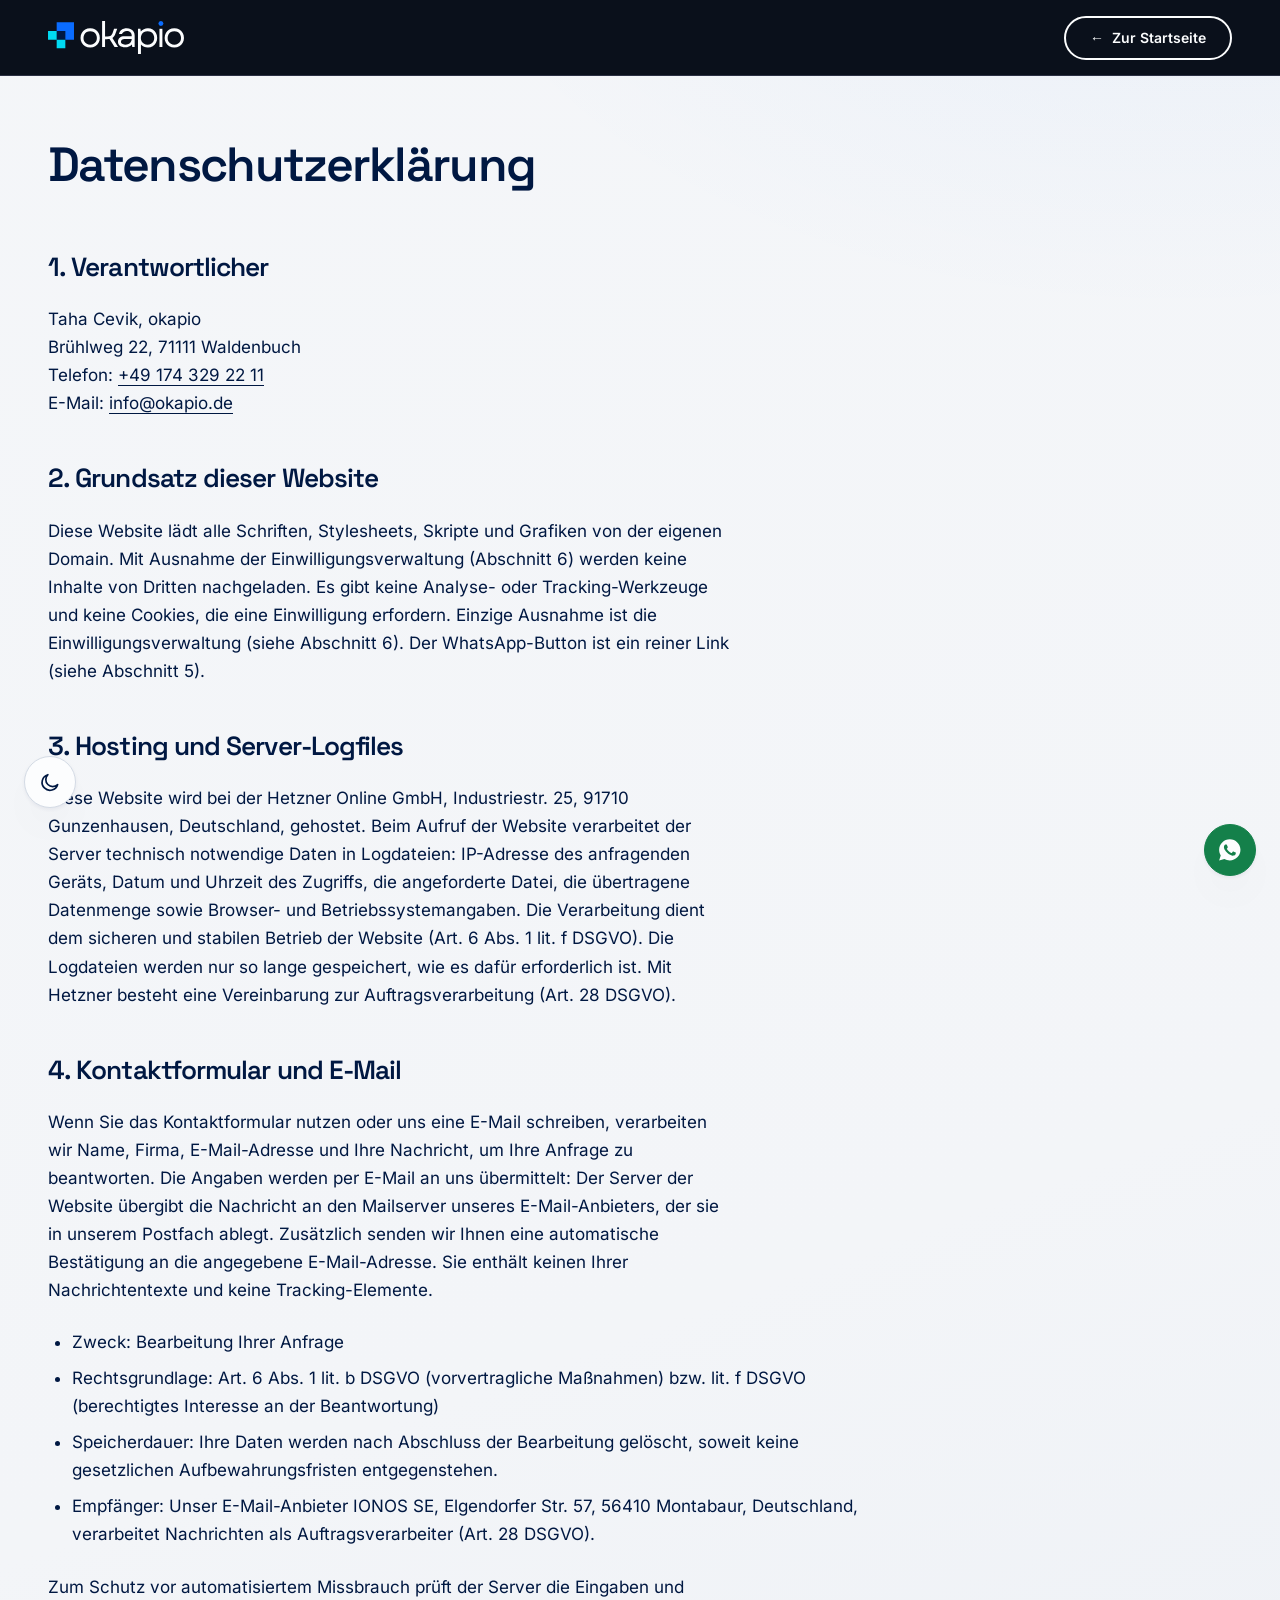
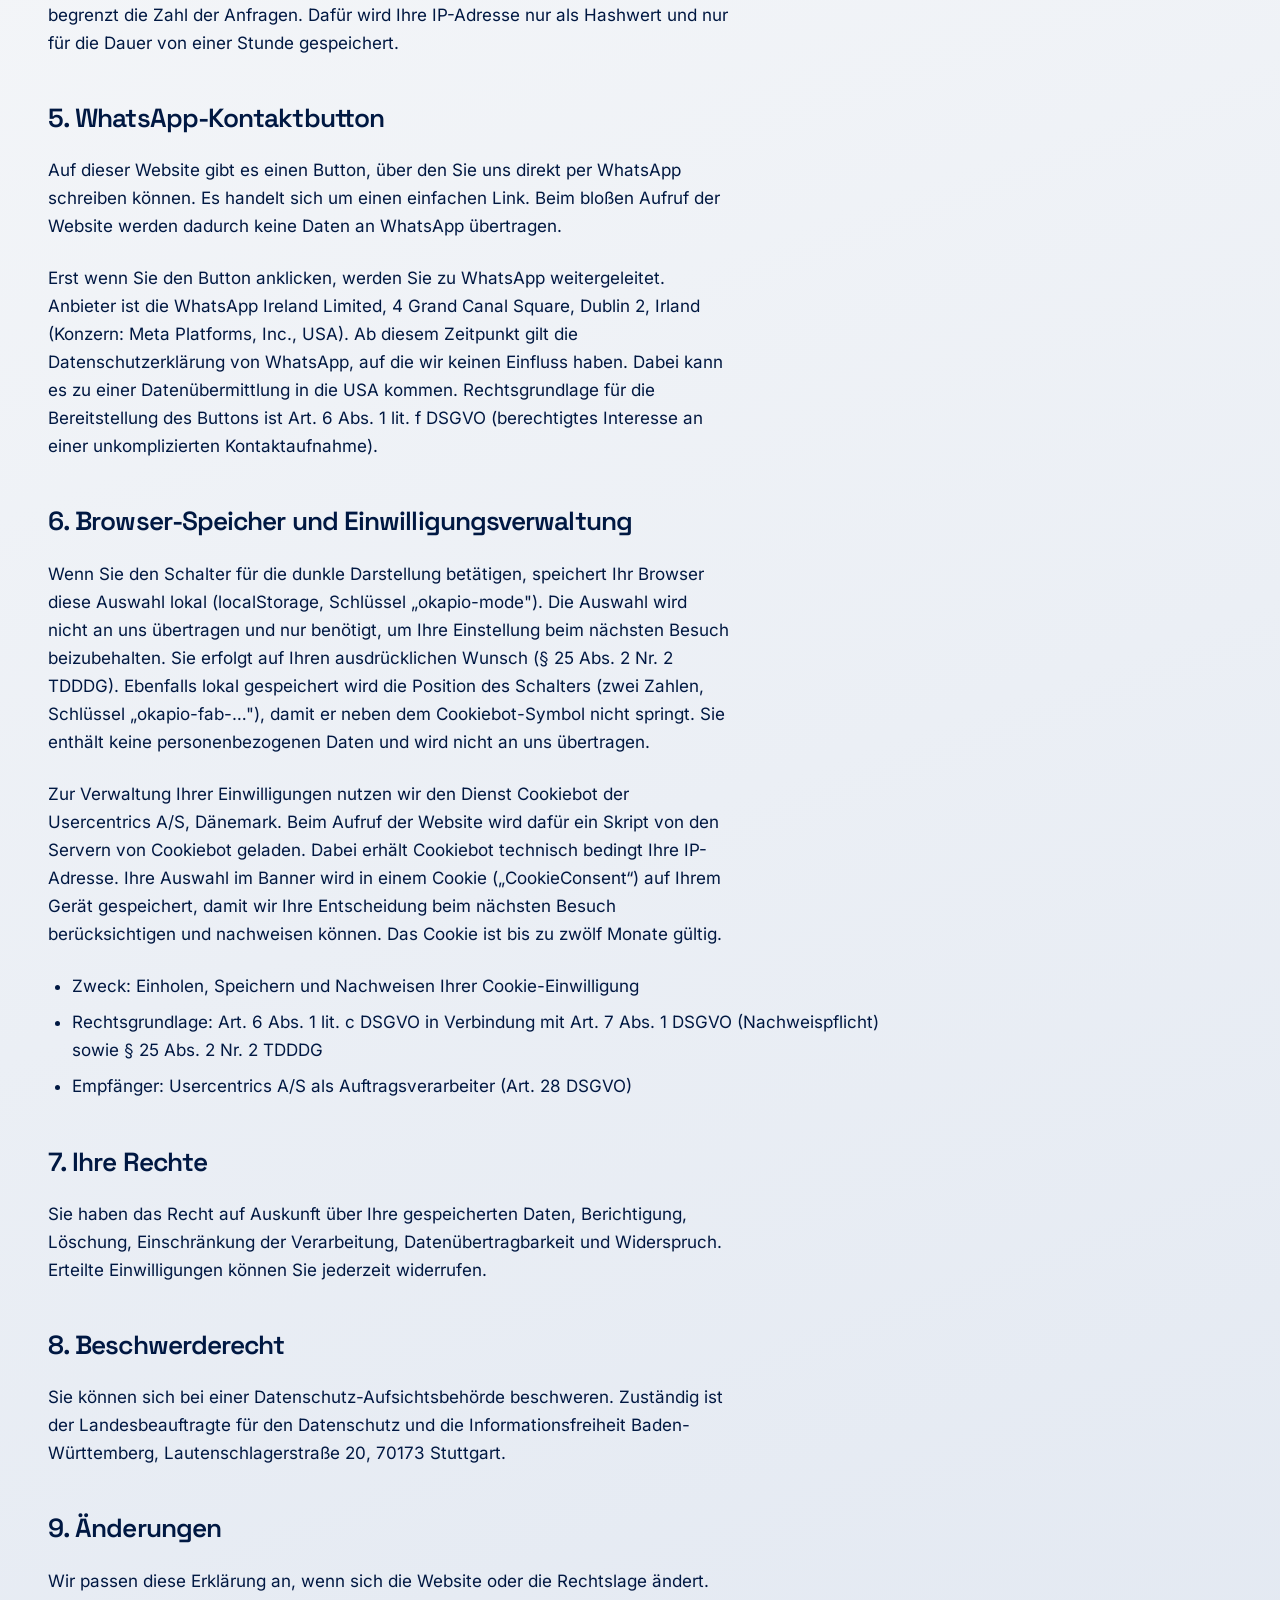
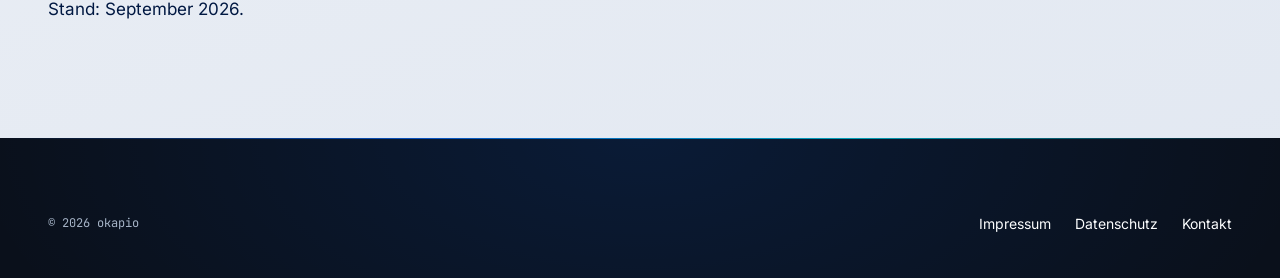
<file: datenschutz.html>
<!doctype html>
<html lang="de">
<head>
  <meta charset="utf-8">
  <meta name="viewport" content="width=device-width, initial-scale=1">
  <meta name="theme-color" content="#0a101b">
  <meta http-equiv="Content-Security-Policy" content="default-src 'none'; script-src 'self' https://consent.cookiebot.com https://consentcdn.cookiebot.com; style-src 'self' 'unsafe-inline'; img-src 'self' https://imgsct.cookiebot.com https://consent.cookiebot.com data:; font-src 'self'; connect-src 'self' https://consent.cookiebot.com https://consentcdn.cookiebot.com; form-action 'self'; base-uri 'none'; object-src 'none'; manifest-src 'self'; upgrade-insecure-requests">
  <title>Datenschutzerklärung | okapio</title>
  <meta name="description" content="Datenschutzerklärung von okapio.">
  <meta name="robots" content="noindex, follow">
  <link rel="canonical" href="https://okapio.de/datenschutz.html">
  
  <link rel="preconnect" href="https://consent.cookiebot.com">
  <link rel="preconnect" href="https://consentcdn.cookiebot.com">
  <script id="Cookiebot" src="https://consent.cookiebot.com/uc.js" data-cbid="c35c3787-4aa6-4fac-8ee2-52ac2036a0c1" data-blockingmode="auto" data-culture="DE"></script>
  
  <link rel="icon" href="favicon.ico" sizes="48x48">
  <link rel="icon" href="assets/img/favicon.svg" type="image/svg+xml">
  <link rel="apple-touch-icon" href="assets/img/apple-touch-icon.png">
  <link rel="preload" href="assets/fonts/space-grotesk-latin-wght-normal.woff2" as="font" type="font/woff2" crossorigin>
  <link rel="preload" href="assets/fonts/inter-latin-wght-normal.woff2" as="font" type="font/woff2" crossorigin>
  <link rel="stylesheet" href="assets/css/tokens.css">
  <link rel="stylesheet" href="assets/css/base.css">
  <link rel="stylesheet" href="assets/css/layout.css">
  <link rel="stylesheet" href="assets/css/components.css">
  <link rel="stylesheet" href="assets/css/motion.css">
  <script src="assets/js/init.js"></script>
  <script src="assets/js/main.js" defer></script>
</head>
<body>
  <a class="skip-link" href="#inhalt">Zum Inhalt springen</a>
  <header class="site-header" data-theme="night" data-header>
    <div class="site-header__bar" aria-hidden="true" data-header-bar></div>
    <div class="site-header__progress" aria-hidden="true" data-progress></div>
    <div class="container site-header__inner" data-header-inner>
      <a class="brand" href="./" aria-label="okapio, zur Startseite"><svg viewBox="0 0 5248 1275" role="img" aria-label="okapio" fill="currentColor">
  <g>
    <rect x="334.071" y="386.372" width="334.071" height="334.071" fill="#001842"/>
    <path fill="#00daf2" d="M0,720.66l0,-334.288l334.071,0l0,334.288l334.31,0l0,334.071l-334.31,0l0,-334.071l-334.071,0Z"/>
    <path fill="#0a6cff" d="M334.071,386.372l0,-334.071l668.381,0l0,668.359l-334.071,0l0,-334.288l-334.31,0Z"/>
  </g>
  <g>
    <path d="M1627.604,1021.649c-73.155,0 -137.717,-15.82 -193.663,-47.396c-55.968,-31.597 -99.74,-75.369 -131.337,-131.337c-31.597,-55.946 -47.396,-119.575 -47.396,-190.885c0,-72.222 15.799,-135.851 47.396,-190.885c31.597,-55.078 75.369,-98.438 131.337,-130.035c55.946,-31.597 120.508,-47.396 193.663,-47.396c73.09,0 137.609,15.799 193.576,47.396c55.946,31.597 99.74,74.957 131.337,130.035c31.597,55.035 47.396,118.663 47.396,190.885c0,71.311 -15.799,134.939 -47.396,190.885c-31.597,55.968 -75.391,99.74 -131.337,131.337c-55.968,31.576 -120.486,47.396 -193.576,47.396Zm-258.681,-369.618c0,51.454 11.046,96.832 33.16,136.111c22.157,39.236 52.626,69.683 91.406,91.319c38.824,21.658 83.529,32.465 134.115,32.465c50.521,0 95.161,-10.807 133.941,-32.465c38.824,-21.636 69.293,-52.083 91.406,-91.319c22.157,-39.28 33.247,-84.657 33.247,-136.111c0,-51.497 -11.089,-96.636 -33.247,-135.417c-22.114,-38.824 -52.582,-69.293 -91.406,-91.406c-38.78,-22.092 -83.42,-33.16 -133.941,-33.16c-50.586,0 -95.291,11.068 -134.115,33.16c-38.78,22.114 -69.249,52.582 -91.406,91.406c-22.114,38.78 -33.16,83.919 -33.16,135.417Z"/>
    <path d="M2087.785,1004.027l0,-1001.997l113.715,0l0,593.056l88.021,0c56.814,0 100.564,-9.679 131.25,-29.08c30.729,-19.379 56.011,-57.509 75.868,-114.41l52.865,-150.26l121.788,0l-70.399,192.274c-28.885,77.604 -67.687,131.749 -116.406,162.413l219.358,348.003l-135.417,0l-193.663,-310.069c-13.542,2.734 -27.756,4.557 -42.622,5.469c-14.887,0.868 -30.447,1.302 -46.701,1.302l-83.941,0l0,303.299l-113.715,0Z"/>
    <path d="M2971.733,1014.878c-84.852,0 -151.194,-19.184 -199.045,-57.552c-47.808,-38.368 -71.701,-90.495 -71.701,-156.424c0,-64.062 22.092,-115.039 66.319,-152.951c44.206,-37.891 102.886,-56.858 176.042,-56.858l286.979,0l0,-25.781c0,-55.035 -17.166,-98.112 -51.476,-129.253c-34.266,-31.12 -81.163,-46.701 -140.712,-46.701c-45.139,0 -84.44,10.156 -117.882,30.469c-33.398,20.269 -55.946,47.548 -67.622,81.858l-115.104,0c15.321,-67.708 49.848,-120.942 103.559,-159.722c53.689,-38.824 118.924,-58.247 195.66,-58.247c61.393,0 115.104,11.523 161.111,34.549c46.05,22.982 81.944,55.013 107.639,96.094c25.738,41.102 38.628,88.715 38.628,142.882l0,446.788l-93.49,0l-12.153,-97.483c-64.062,72.222 -152.995,108.333 -266.753,108.333Zm-157.031,-215.278c0,34.266 14.431,61.784 43.316,82.552c28.863,20.79 68.142,31.163 117.795,31.163c48.72,0 92.036,-9.462 129.948,-28.385c37.956,-18.967 68.186,-45.161 90.712,-78.559c22.569,-33.377 34.31,-71.745 35.243,-115.104l-284.288,0c-38.845,0 -70.66,9.722 -95.486,29.167c-24.826,19.401 -37.24,45.79 -37.24,79.167Z"/>
    <path d="M3855.765,1021.649c-55.1,0 -105.881,-10.612 -152.344,-31.771c-46.484,-21.224 -85.503,-49.913 -117.101,-86.024l0,371.007l-113.715,0l0,-973.524l93.403,0l13.542,108.247c31.597,-39.692 71.094,-70.595 118.49,-92.708c47.396,-22.092 99.957,-33.16 157.726,-33.16c69.488,0 131.098,16.037 184.809,48.09c53.689,32.01 95.877,75.564 126.562,130.642c30.729,55.035 46.094,118.229 46.094,189.583c0,71.311 -15.365,134.701 -46.094,190.191c-30.686,55.512 -72.873,99.284 -126.562,131.337c-53.711,32.053 -115.321,48.09 -184.809,48.09Zm-273.524,-369.618c0,50.521 11.046,95.443 33.16,134.722c22.092,39.236 52.561,69.922 91.406,92.014c38.824,22.114 83.507,33.16 134.028,33.16c51.432,0 96.571,-11.046 135.417,-33.16c38.824,-22.092 69.054,-52.778 90.712,-92.014c21.636,-39.28 32.465,-84.201 32.465,-134.722c0,-50.564 -10.829,-95.486 -32.465,-134.722c-21.658,-39.28 -51.888,-69.987 -90.712,-92.101c-38.845,-22.092 -83.984,-33.16 -135.417,-33.16c-50.521,0 -95.204,11.068 -134.028,33.16c-38.845,22.114 -69.314,52.821 -91.406,92.101c-22.114,39.236 -33.16,84.158 -33.16,134.722Z"/>
    <path d="M4301.069,1004.027l0,-702.691l113.715,0l0,702.691l-113.715,0Z"/>
    <path d="M4875.096,1021.649c-73.155,0 -137.717,-15.82 -193.663,-47.396c-55.968,-31.597 -99.74,-75.369 -131.337,-131.337c-31.597,-55.946 -47.396,-119.575 -47.396,-190.885c0,-72.222 15.799,-135.851 47.396,-190.885c31.597,-55.078 75.369,-98.438 131.337,-130.035c55.946,-31.597 120.508,-47.396 193.663,-47.396c73.09,0 137.609,15.799 193.576,47.396c55.946,31.597 99.74,74.957 131.337,130.035c31.597,55.035 47.396,118.663 47.396,190.885c0,71.311 -15.799,134.939 -47.396,190.885c-31.597,55.968 -75.391,99.74 -131.337,131.337c-55.968,31.576 -120.486,47.396 -193.576,47.396Zm-258.681,-369.618c0,51.454 11.046,96.832 33.16,136.111c22.157,39.236 52.626,69.683 91.406,91.319c38.824,21.658 83.529,32.465 134.115,32.465c50.521,0 95.161,-10.807 133.941,-32.465c38.824,-21.636 69.293,-52.083 91.406,-91.319c22.157,-39.28 33.247,-84.657 33.247,-136.111c0,-51.497 -11.089,-96.636 -33.247,-135.417c-22.114,-38.824 -52.582,-69.293 -91.406,-91.406c-38.78,-22.092 -83.42,-33.16 -133.941,-33.16c-50.586,0 -95.291,11.068 -134.115,33.16c-38.78,22.114 -69.249,52.582 -91.406,91.406c-22.114,38.78 -33.16,83.919 -33.16,135.417Z"/>
  </g>
  <circle cx="4357.378" cy="95.508" r="95.53" fill="var(--logo-dot, #0a6cff)"/>
</svg></a>
      <a class="btn btn--ghost btn--sm site-header__cta" href="./"><span aria-hidden="true">&larr;</span> Zur Startseite</a>
    </div>
  </header>
  <main id="inhalt" tabindex="-1">
    <div class="section legal" data-theme="light">
      <div class="container">
        <div class="legal__body">
          <h1>Datenschutzerklärung</h1>
          <h2>1. Verantwortlicher</h2>
          <p>Taha Cevik, okapio<br>
          Brühlweg 22, 71111 Waldenbuch<br>
          Telefon: <a href="tel:+491743292211">+49 174 329 22 11</a><br>
          E-Mail: <a href="mailto:info@okapio.de">info@okapio.de</a></p>
          <h2>2. Grundsatz dieser Website</h2>
          <p>Diese Website lädt alle Schriften, Stylesheets, Skripte und Grafiken von der eigenen Domain. Mit Ausnahme der Einwilligungsverwaltung (Abschnitt 6) werden keine Inhalte von Dritten nachgeladen. Es gibt keine Analyse- oder Tracking-Werkzeuge und keine Cookies, die eine Einwilligung erfordern. Einzige Ausnahme ist die Einwilligungsverwaltung (siehe Abschnitt 6). Der WhatsApp-Button ist ein reiner Link (siehe Abschnitt 5).</p>
          <h2>3. Hosting und Server-Logfiles</h2>
          <p>Diese Website wird bei der Hetzner Online GmbH, Industriestr. 25, 91710 Gunzenhausen, Deutschland, gehostet. Beim Aufruf der Website verarbeitet der Server technisch notwendige Daten in Logdateien: IP-Adresse des anfragenden Geräts, Datum und Uhrzeit des Zugriffs, die angeforderte Datei, die übertragene Datenmenge sowie Browser- und Betriebssystemangaben. Die Verarbeitung dient dem sicheren und stabilen Betrieb der Website (Art. 6 Abs. 1 lit. f DSGVO). Die Logdateien werden nur so lange gespeichert, wie es dafür erforderlich ist. Mit Hetzner besteht eine Vereinbarung zur Auftragsverarbeitung (Art. 28 DSGVO).</p>
          <h2>4. Kontaktformular und E-Mail</h2>
          <p>Wenn Sie das Kontaktformular nutzen oder uns eine E-Mail schreiben, verarbeiten wir Name, Firma, E-Mail-Adresse und Ihre Nachricht, um Ihre Anfrage zu beantworten. Die Angaben werden per E-Mail an uns übermittelt: Der Server der Website übergibt die Nachricht an den Mailserver unseres E-Mail-Anbieters, der sie in unserem Postfach ablegt. Zusätzlich senden wir Ihnen eine automatische Bestätigung an die angegebene E-Mail-Adresse. Sie enthält keinen Ihrer Nachrichtentexte und keine Tracking-Elemente.</p>
          <ul>
            <li>Zweck: Bearbeitung Ihrer Anfrage</li>
            <li>Rechtsgrundlage: Art. 6 Abs. 1 lit. b DSGVO (vorvertragliche Maßnahmen) bzw. lit. f DSGVO (berechtigtes Interesse an der Beantwortung)</li>
            <li>Speicherdauer: Ihre Daten werden nach Abschluss der Bearbeitung gelöscht, soweit keine gesetzlichen Aufbewahrungsfristen entgegenstehen.</li>
            <li>Empfänger: Unser E-Mail-Anbieter IONOS SE, Elgendorfer Str. 57, 56410 Montabaur, Deutschland, verarbeitet Nachrichten als Auftragsverarbeiter (Art. 28 DSGVO).</li>
          </ul>
          <p>Zum Schutz vor automatisiertem Missbrauch prüft der Server die Eingaben und begrenzt die Zahl der Anfragen. Dafür wird Ihre IP-Adresse nur als Hashwert und nur für die Dauer von einer Stunde gespeichert.</p>
          <h2>5. WhatsApp-Kontaktbutton</h2>
          <p>Auf dieser Website gibt es einen Button, über den Sie uns direkt per WhatsApp schreiben können. Es handelt sich um einen einfachen Link. Beim bloßen Aufruf der Website werden dadurch keine Daten an WhatsApp übertragen.</p>
          <p>Erst wenn Sie den Button anklicken, werden Sie zu WhatsApp weitergeleitet. Anbieter ist die WhatsApp Ireland Limited, 4 Grand Canal Square, Dublin 2, Irland (Konzern: Meta Platforms, Inc., USA). Ab diesem Zeitpunkt gilt die Datenschutzerklärung von WhatsApp, auf die wir keinen Einfluss haben. Dabei kann es zu einer Datenübermittlung in die USA kommen. Rechtsgrundlage für die Bereitstellung des Buttons ist Art. 6 Abs. 1 lit. f DSGVO (berechtigtes Interesse an einer unkomplizierten Kontaktaufnahme).</p>
          <h2>6. Browser-Speicher und Einwilligungsverwaltung</h2>
          <p>Wenn Sie den Schalter für die dunkle Darstellung betätigen, speichert Ihr Browser diese Auswahl lokal (localStorage, Schlüssel „okapio-mode"). Die Auswahl wird nicht an uns übertragen und nur benötigt, um Ihre Einstellung beim nächsten Besuch beizubehalten. Sie erfolgt auf Ihren ausdrücklichen Wunsch (§ 25 Abs. 2 Nr. 2 TDDDG). Ebenfalls lokal gespeichert wird die Position des Schalters (zwei Zahlen, Schlüssel „okapio-fab-…"), damit er neben dem Cookiebot-Symbol nicht springt. Sie enthält keine personenbezogenen Daten und wird nicht an uns übertragen.</p>
          
          <p>Zur Verwaltung Ihrer Einwilligungen nutzen wir den Dienst Cookiebot der Usercentrics A/S, Dänemark. Beim Aufruf der Website wird dafür ein Skript von den Servern von Cookiebot geladen. Dabei erhält Cookiebot technisch bedingt Ihre IP-Adresse. Ihre Auswahl im Banner wird in einem Cookie („CookieConsent“) auf Ihrem Gerät gespeichert, damit wir Ihre Entscheidung beim nächsten Besuch berücksichtigen und nachweisen können. Das Cookie ist bis zu zwölf Monate gültig.</p>
          <ul>
            <li>Zweck: Einholen, Speichern und Nachweisen Ihrer Cookie-Einwilligung</li>
            <li>Rechtsgrundlage: Art. 6 Abs. 1 lit. c DSGVO in Verbindung mit Art. 7 Abs. 1 DSGVO (Nachweispflicht) sowie § 25 Abs. 2 Nr. 2 TDDDG</li>
            <li>Empfänger: Usercentrics A/S als Auftragsverarbeiter (Art. 28 DSGVO)</li>
          </ul>
          
          <h2>7. Ihre Rechte</h2>
          <p>Sie haben das Recht auf Auskunft über Ihre gespeicherten Daten, Berichtigung, Löschung, Einschränkung der Verarbeitung, Datenübertragbarkeit und Widerspruch. Erteilte Einwilligungen können Sie jederzeit widerrufen.</p>
          <h2>8. Beschwerderecht</h2>
          <p>Sie können sich bei einer Datenschutz-Aufsichtsbehörde beschweren. Zuständig ist der Landesbeauftragte für den Datenschutz und die Informationsfreiheit Baden-Württemberg, Lautenschlagerstraße 20, 70173 Stuttgart.</p>
          <h2>9. Änderungen</h2>
          <p>Wir passen diese Erklärung an, wenn sich die Website oder die Rechtslage ändert. Stand: September 2026.</p>

        </div>
      </div>
    </div>
  </main>
  <footer class="site-footer site-footer--compact" data-theme="night">
    <div class="container">
      <div class="site-footer__bottom">
        <p class="site-footer__legal">© 2026 okapio</p>
        <nav aria-label="Rechtliches und Kontakt">
          <ul class="footer-list footer-list--inline">
            <li><a href="impressum.html">Impressum</a></li>
            <li><a href="datenschutz.html">Datenschutz</a></li>
            <li><a href="./#kontakt">Kontakt</a></li>
          </ul>
        </nav>
      </div>
    </div>
  </footer>

  <!-- ===== SCHWEBENDE BEDIENELEMENTE ===== -->
  <button class="fab fab--mode" type="button" aria-pressed="false" aria-label="Dunkle Darstellung" data-mode-toggle>
    <svg class="fab__icon fab__icon--sun" viewBox="0 0 24 24" aria-hidden="true" focusable="false"><circle cx="12" cy="12" r="4.2"/><path d="M12 2.5v2.4M12 19.1v2.4M4.4 4.4l1.7 1.7M17.9 17.9l1.7 1.7M2.5 12h2.4M19.1 12h2.4M4.4 19.6l1.7-1.7M17.9 6.1l1.7-1.7"/></svg>
    <svg class="fab__icon fab__icon--moon" viewBox="0 0 24 24" aria-hidden="true" focusable="false"><path d="M20 14.5A8.5 8.5 0 1 1 9.5 4a7 7 0 0 0 10.5 10.5z"/></svg>
  </button>
  <a class="fab fab--whatsapp" href="https://wa.me/491743292211" target="_blank" rel="noopener" aria-label="Per WhatsApp schreiben (öffnet WhatsApp in einem neuen Tab)">
    <svg class="fab__icon fab__icon--wa" viewBox="0 0 24 24" aria-hidden="true" focusable="false"><path d="M12 2C6.5 2 2 6.5 2 12c0 1.9.5 3.7 1.5 5.3L2 22l4.9-1.3C8.4 21.6 10.2 22 12 22c5.5 0 10-4.5 10-10S17.5 2 12 2zm5.4 14.2c-.2.6-1.3 1.2-1.8 1.2-.5.1-1 .1-1.7-.1-.4-.1-.9-.3-1.6-.6-2.8-1.2-4.6-4-4.7-4.2-.1-.2-1.1-1.5-1.1-2.9s.7-2 1-2.3c.2-.3.5-.3.7-.3h.5c.2 0 .4 0 .6.4.2.5.7 1.7.8 1.8.1.1.1.3 0 .5-.1.2-.1.3-.3.5-.1.2-.3.3-.4.5-.1.1-.3.3-.1.6.2.3.8 1.3 1.7 2.1 1.2 1 2.1 1.4 2.4 1.5.3.1.5.1.6-.1.2-.2.7-.8.9-1.1.2-.3.4-.2.6-.1.2.1 1.5.7 1.7.8.2.1.4.2.4.3.1.2.1.6-.1 1.1z"/></svg>
  </a>
</body>
</html>
</file>
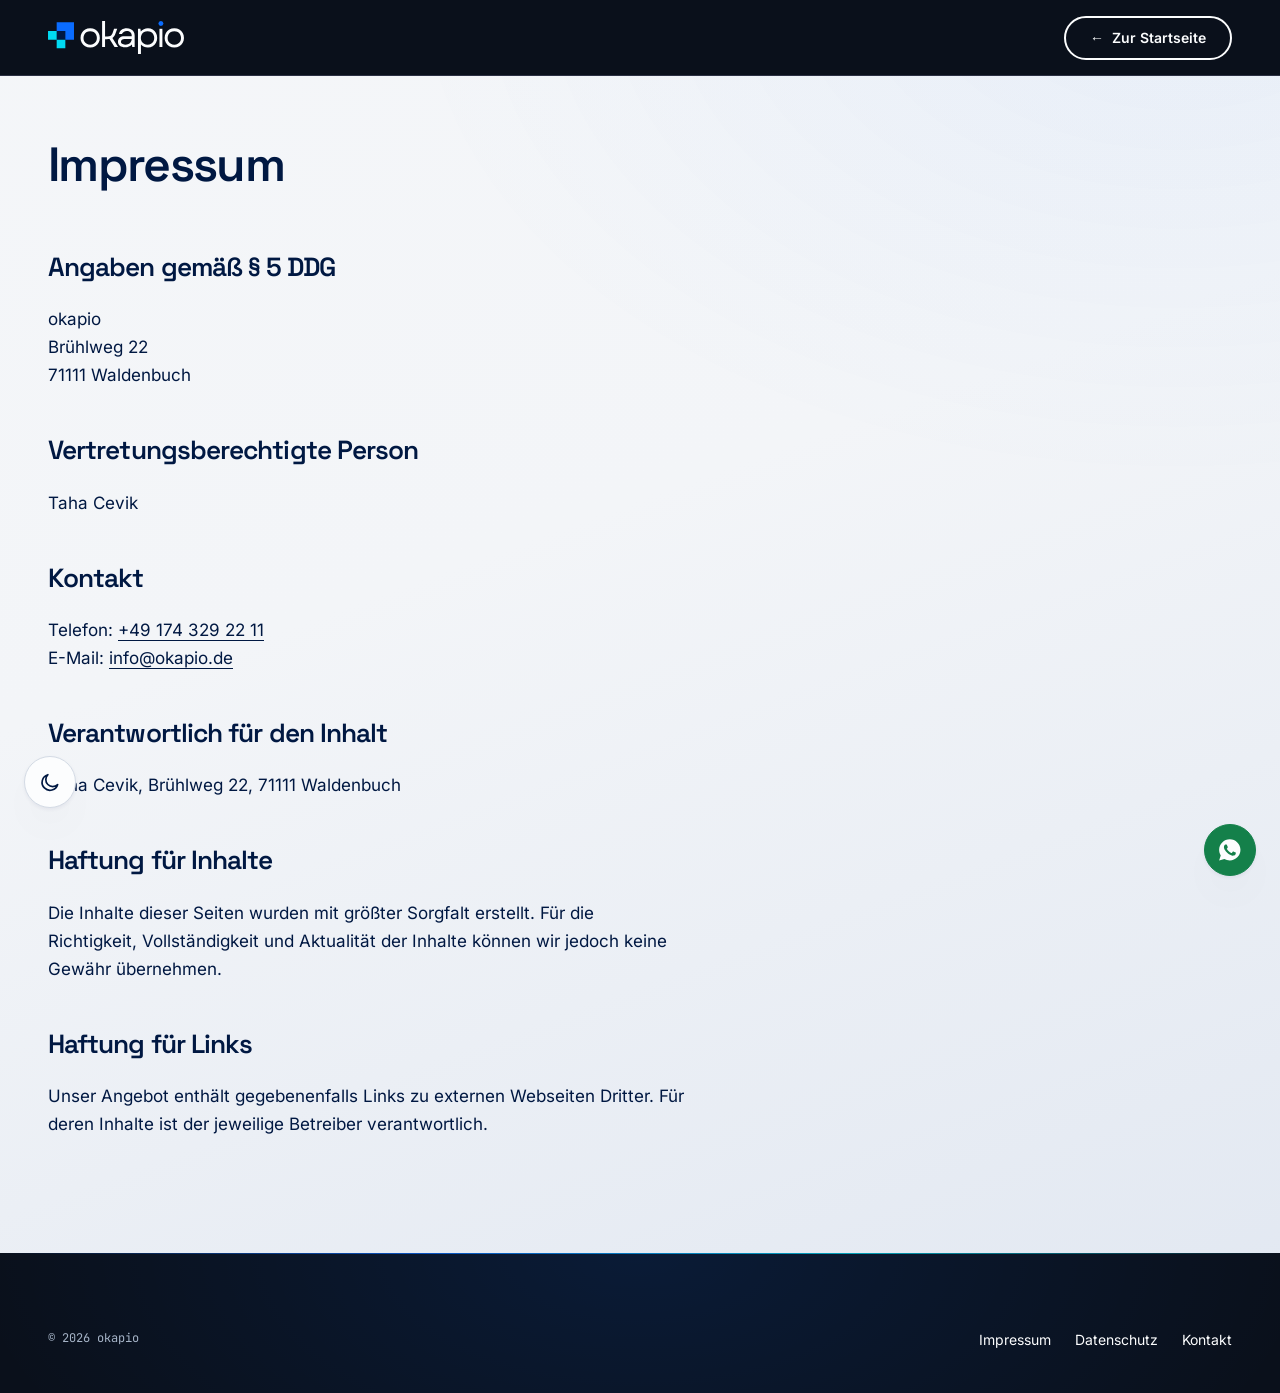
<file: impressum.html>
<!doctype html>
<html lang="de">
<head>
  <meta charset="utf-8">
  <meta name="viewport" content="width=device-width, initial-scale=1">
  <meta name="theme-color" content="#0a101b">
  <meta http-equiv="Content-Security-Policy" content="default-src 'none'; script-src 'self' https://consent.cookiebot.com https://consentcdn.cookiebot.com; style-src 'self' 'unsafe-inline'; img-src 'self' https://imgsct.cookiebot.com https://consent.cookiebot.com data:; font-src 'self'; connect-src 'self' https://consent.cookiebot.com https://consentcdn.cookiebot.com; form-action 'self'; base-uri 'none'; object-src 'none'; manifest-src 'self'; upgrade-insecure-requests">
  <title>Impressum | okapio</title>
  <meta name="description" content="Impressum von okapio, Cybersecurity-Beratung in Böblingen.">
  <meta name="robots" content="noindex, follow">
  <link rel="canonical" href="https://okapio.de/impressum.html">
  
  <link rel="preconnect" href="https://consent.cookiebot.com">
  <link rel="preconnect" href="https://consentcdn.cookiebot.com">
  <script id="Cookiebot" src="https://consent.cookiebot.com/uc.js" data-cbid="c35c3787-4aa6-4fac-8ee2-52ac2036a0c1" data-blockingmode="auto" data-culture="DE"></script>
  
  <link rel="icon" href="favicon.ico" sizes="48x48">
  <link rel="icon" href="assets/img/favicon.svg" type="image/svg+xml">
  <link rel="apple-touch-icon" href="assets/img/apple-touch-icon.png">
  <link rel="preload" href="assets/fonts/space-grotesk-latin-wght-normal.woff2" as="font" type="font/woff2" crossorigin>
  <link rel="preload" href="assets/fonts/inter-latin-wght-normal.woff2" as="font" type="font/woff2" crossorigin>
  <link rel="stylesheet" href="assets/css/tokens.css">
  <link rel="stylesheet" href="assets/css/base.css">
  <link rel="stylesheet" href="assets/css/layout.css">
  <link rel="stylesheet" href="assets/css/components.css">
  <link rel="stylesheet" href="assets/css/motion.css">
  <script src="assets/js/init.js"></script>
  <script src="assets/js/main.js" defer></script>
</head>
<body>
  <a class="skip-link" href="#inhalt">Zum Inhalt springen</a>
  <header class="site-header" data-theme="night" data-header>
    <div class="site-header__bar" aria-hidden="true" data-header-bar></div>
    <div class="site-header__progress" aria-hidden="true" data-progress></div>
    <div class="container site-header__inner" data-header-inner>
      <a class="brand" href="./" aria-label="okapio, zur Startseite"><svg viewBox="0 0 5248 1275" role="img" aria-label="okapio" fill="currentColor">
  <g>
    <rect x="334.071" y="386.372" width="334.071" height="334.071" fill="#001842"/>
    <path fill="#00daf2" d="M0,720.66l0,-334.288l334.071,0l0,334.288l334.31,0l0,334.071l-334.31,0l0,-334.071l-334.071,0Z"/>
    <path fill="#0a6cff" d="M334.071,386.372l0,-334.071l668.381,0l0,668.359l-334.071,0l0,-334.288l-334.31,0Z"/>
  </g>
  <g>
    <path d="M1627.604,1021.649c-73.155,0 -137.717,-15.82 -193.663,-47.396c-55.968,-31.597 -99.74,-75.369 -131.337,-131.337c-31.597,-55.946 -47.396,-119.575 -47.396,-190.885c0,-72.222 15.799,-135.851 47.396,-190.885c31.597,-55.078 75.369,-98.438 131.337,-130.035c55.946,-31.597 120.508,-47.396 193.663,-47.396c73.09,0 137.609,15.799 193.576,47.396c55.946,31.597 99.74,74.957 131.337,130.035c31.597,55.035 47.396,118.663 47.396,190.885c0,71.311 -15.799,134.939 -47.396,190.885c-31.597,55.968 -75.391,99.74 -131.337,131.337c-55.968,31.576 -120.486,47.396 -193.576,47.396Zm-258.681,-369.618c0,51.454 11.046,96.832 33.16,136.111c22.157,39.236 52.626,69.683 91.406,91.319c38.824,21.658 83.529,32.465 134.115,32.465c50.521,0 95.161,-10.807 133.941,-32.465c38.824,-21.636 69.293,-52.083 91.406,-91.319c22.157,-39.28 33.247,-84.657 33.247,-136.111c0,-51.497 -11.089,-96.636 -33.247,-135.417c-22.114,-38.824 -52.582,-69.293 -91.406,-91.406c-38.78,-22.092 -83.42,-33.16 -133.941,-33.16c-50.586,0 -95.291,11.068 -134.115,33.16c-38.78,22.114 -69.249,52.582 -91.406,91.406c-22.114,38.78 -33.16,83.919 -33.16,135.417Z"/>
    <path d="M2087.785,1004.027l0,-1001.997l113.715,0l0,593.056l88.021,0c56.814,0 100.564,-9.679 131.25,-29.08c30.729,-19.379 56.011,-57.509 75.868,-114.41l52.865,-150.26l121.788,0l-70.399,192.274c-28.885,77.604 -67.687,131.749 -116.406,162.413l219.358,348.003l-135.417,0l-193.663,-310.069c-13.542,2.734 -27.756,4.557 -42.622,5.469c-14.887,0.868 -30.447,1.302 -46.701,1.302l-83.941,0l0,303.299l-113.715,0Z"/>
    <path d="M2971.733,1014.878c-84.852,0 -151.194,-19.184 -199.045,-57.552c-47.808,-38.368 -71.701,-90.495 -71.701,-156.424c0,-64.062 22.092,-115.039 66.319,-152.951c44.206,-37.891 102.886,-56.858 176.042,-56.858l286.979,0l0,-25.781c0,-55.035 -17.166,-98.112 -51.476,-129.253c-34.266,-31.12 -81.163,-46.701 -140.712,-46.701c-45.139,0 -84.44,10.156 -117.882,30.469c-33.398,20.269 -55.946,47.548 -67.622,81.858l-115.104,0c15.321,-67.708 49.848,-120.942 103.559,-159.722c53.689,-38.824 118.924,-58.247 195.66,-58.247c61.393,0 115.104,11.523 161.111,34.549c46.05,22.982 81.944,55.013 107.639,96.094c25.738,41.102 38.628,88.715 38.628,142.882l0,446.788l-93.49,0l-12.153,-97.483c-64.062,72.222 -152.995,108.333 -266.753,108.333Zm-157.031,-215.278c0,34.266 14.431,61.784 43.316,82.552c28.863,20.79 68.142,31.163 117.795,31.163c48.72,0 92.036,-9.462 129.948,-28.385c37.956,-18.967 68.186,-45.161 90.712,-78.559c22.569,-33.377 34.31,-71.745 35.243,-115.104l-284.288,0c-38.845,0 -70.66,9.722 -95.486,29.167c-24.826,19.401 -37.24,45.79 -37.24,79.167Z"/>
    <path d="M3855.765,1021.649c-55.1,0 -105.881,-10.612 -152.344,-31.771c-46.484,-21.224 -85.503,-49.913 -117.101,-86.024l0,371.007l-113.715,0l0,-973.524l93.403,0l13.542,108.247c31.597,-39.692 71.094,-70.595 118.49,-92.708c47.396,-22.092 99.957,-33.16 157.726,-33.16c69.488,0 131.098,16.037 184.809,48.09c53.689,32.01 95.877,75.564 126.562,130.642c30.729,55.035 46.094,118.229 46.094,189.583c0,71.311 -15.365,134.701 -46.094,190.191c-30.686,55.512 -72.873,99.284 -126.562,131.337c-53.711,32.053 -115.321,48.09 -184.809,48.09Zm-273.524,-369.618c0,50.521 11.046,95.443 33.16,134.722c22.092,39.236 52.561,69.922 91.406,92.014c38.824,22.114 83.507,33.16 134.028,33.16c51.432,0 96.571,-11.046 135.417,-33.16c38.824,-22.092 69.054,-52.778 90.712,-92.014c21.636,-39.28 32.465,-84.201 32.465,-134.722c0,-50.564 -10.829,-95.486 -32.465,-134.722c-21.658,-39.28 -51.888,-69.987 -90.712,-92.101c-38.845,-22.092 -83.984,-33.16 -135.417,-33.16c-50.521,0 -95.204,11.068 -134.028,33.16c-38.845,22.114 -69.314,52.821 -91.406,92.101c-22.114,39.236 -33.16,84.158 -33.16,134.722Z"/>
    <path d="M4301.069,1004.027l0,-702.691l113.715,0l0,702.691l-113.715,0Z"/>
    <path d="M4875.096,1021.649c-73.155,0 -137.717,-15.82 -193.663,-47.396c-55.968,-31.597 -99.74,-75.369 -131.337,-131.337c-31.597,-55.946 -47.396,-119.575 -47.396,-190.885c0,-72.222 15.799,-135.851 47.396,-190.885c31.597,-55.078 75.369,-98.438 131.337,-130.035c55.946,-31.597 120.508,-47.396 193.663,-47.396c73.09,0 137.609,15.799 193.576,47.396c55.946,31.597 99.74,74.957 131.337,130.035c31.597,55.035 47.396,118.663 47.396,190.885c0,71.311 -15.799,134.939 -47.396,190.885c-31.597,55.968 -75.391,99.74 -131.337,131.337c-55.968,31.576 -120.486,47.396 -193.576,47.396Zm-258.681,-369.618c0,51.454 11.046,96.832 33.16,136.111c22.157,39.236 52.626,69.683 91.406,91.319c38.824,21.658 83.529,32.465 134.115,32.465c50.521,0 95.161,-10.807 133.941,-32.465c38.824,-21.636 69.293,-52.083 91.406,-91.319c22.157,-39.28 33.247,-84.657 33.247,-136.111c0,-51.497 -11.089,-96.636 -33.247,-135.417c-22.114,-38.824 -52.582,-69.293 -91.406,-91.406c-38.78,-22.092 -83.42,-33.16 -133.941,-33.16c-50.586,0 -95.291,11.068 -134.115,33.16c-38.78,22.114 -69.249,52.582 -91.406,91.406c-22.114,38.78 -33.16,83.919 -33.16,135.417Z"/>
  </g>
  <circle cx="4357.378" cy="95.508" r="95.53" fill="var(--logo-dot, #0a6cff)"/>
</svg></a>
      <a class="btn btn--ghost btn--sm site-header__cta" href="./"><span aria-hidden="true">&larr;</span> Zur Startseite</a>
    </div>
  </header>
  <main id="inhalt" tabindex="-1">
    <div class="section legal" data-theme="light">
      <div class="container">
        <div class="legal__body">
          <h1>Impressum</h1>
          <h2>Angaben gemäß § 5 DDG</h2>
          <p>okapio<br>
          Brühlweg 22<br>
          71111 Waldenbuch</p>
          <h2>Vertretungsberechtigte Person</h2>
          <p>Taha Cevik</p>
          <h2>Kontakt</h2>
          <p>Telefon: <a href="tel:+491743292211">+49 174 329 22 11</a><br>
          E-Mail: <a href="mailto:info@okapio.de">info@okapio.de</a></p>
          <h2>Verantwortlich für den Inhalt</h2>
          <p>Taha Cevik, Brühlweg 22, 71111 Waldenbuch</p>
          <h2>Haftung für Inhalte</h2>
          <p>Die Inhalte dieser Seiten wurden mit größter Sorgfalt erstellt. Für die Richtigkeit, Vollständigkeit und Aktualität der Inhalte können wir jedoch keine Gewähr übernehmen.</p>
          <h2>Haftung für Links</h2>
          <p>Unser Angebot enthält gegebenenfalls Links zu externen Webseiten Dritter. Für deren Inhalte ist der jeweilige Betreiber verantwortlich.</p>

        </div>
      </div>
    </div>
  </main>
  <footer class="site-footer site-footer--compact" data-theme="night">
    <div class="container">
      <div class="site-footer__bottom">
        <p class="site-footer__legal">© 2026 okapio</p>
        <nav aria-label="Rechtliches und Kontakt">
          <ul class="footer-list footer-list--inline">
            <li><a href="impressum.html">Impressum</a></li>
            <li><a href="datenschutz.html">Datenschutz</a></li>
            <li><a href="./#kontakt">Kontakt</a></li>
          </ul>
        </nav>
      </div>
    </div>
  </footer>

  <!-- ===== SCHWEBENDE BEDIENELEMENTE ===== -->
  <button class="fab fab--mode" type="button" aria-pressed="false" aria-label="Dunkle Darstellung" data-mode-toggle>
    <svg class="fab__icon fab__icon--sun" viewBox="0 0 24 24" aria-hidden="true" focusable="false"><circle cx="12" cy="12" r="4.2"/><path d="M12 2.5v2.4M12 19.1v2.4M4.4 4.4l1.7 1.7M17.9 17.9l1.7 1.7M2.5 12h2.4M19.1 12h2.4M4.4 19.6l1.7-1.7M17.9 6.1l1.7-1.7"/></svg>
    <svg class="fab__icon fab__icon--moon" viewBox="0 0 24 24" aria-hidden="true" focusable="false"><path d="M20 14.5A8.5 8.5 0 1 1 9.5 4a7 7 0 0 0 10.5 10.5z"/></svg>
  </button>
  <a class="fab fab--whatsapp" href="https://wa.me/491743292211" target="_blank" rel="noopener" aria-label="Per WhatsApp schreiben (öffnet WhatsApp in einem neuen Tab)">
    <svg class="fab__icon fab__icon--wa" viewBox="0 0 24 24" aria-hidden="true" focusable="false"><path d="M12 2C6.5 2 2 6.5 2 12c0 1.9.5 3.7 1.5 5.3L2 22l4.9-1.3C8.4 21.6 10.2 22 12 22c5.5 0 10-4.5 10-10S17.5 2 12 2zm5.4 14.2c-.2.6-1.3 1.2-1.8 1.2-.5.1-1 .1-1.7-.1-.4-.1-.9-.3-1.6-.6-2.8-1.2-4.6-4-4.7-4.2-.1-.2-1.1-1.5-1.1-2.9s.7-2 1-2.3c.2-.3.5-.3.7-.3h.5c.2 0 .4 0 .6.4.2.5.7 1.7.8 1.8.1.1.1.3 0 .5-.1.2-.1.3-.3.5-.1.2-.3.3-.4.5-.1.1-.3.3-.1.6.2.3.8 1.3 1.7 2.1 1.2 1 2.1 1.4 2.4 1.5.3.1.5.1.6-.1.2-.2.7-.8.9-1.1.2-.3.4-.2.6-.1.2.1 1.5.7 1.7.8.2.1.4.2.4.3.1.2.1.6-.1 1.1z"/></svg>
  </a>
</body>
</html>
</file>
<file: assets/css/tokens.css>
/* ==========================================================================
   okapio – Design Tokens
   Besitzer: Agent DESIGN-SYSTEM
   Regel: Alle Farben, Abstände, Radien, Schatten, Schriftgrößen, Easing-Kurven
   und Dauern stehen NUR hier. Andere Dateien verwenden var(--…).
   Kontrastwerte: siehe /docs/design-tokens.md (per tools/contrast.mjs berechnet).
   ========================================================================== */

/* ---------- Schriften (self-hosted, Latin-Subset, OFL) ----------
   Space Grotesk: Überschriften (wght 400–700) – technisch, mit eigenem Charakter.
   Inter: Fließtext und Bedienelemente (wght 400–700).
   JetBrains Mono: technische Labels, Nummern, Kicker (wght 400–600).
   Alle Dateien liegen auf dem eigenen Server; es gibt keine Anfragen an Google oder andere Dritte. */
@font-face {
  font-family: "Space Grotesk";
  src: url("../fonts/space-grotesk-latin-wght-normal.woff2") format("woff2");
  font-weight: 400 700;
  font-style: normal;
  font-display: swap;
}
@font-face {
  font-family: "Inter";
  src: url("../fonts/inter-latin-wght-normal.woff2") format("woff2");
  font-weight: 400 700;
  font-style: normal;
  font-display: swap;
}
@font-face {
  font-family: "JetBrains Mono";
  src: url("../fonts/jetbrains-mono-latin-wght-normal.woff2") format("woff2");
  font-weight: 400 600;
  font-style: normal;
  font-display: swap;
}

/* Fallback-Schriften mit Metrik-Anpassung gegen Layoutsprung beim Schriftwechsel
   (Zielwerte mit fontTools gemessen: OS/2-Metriken und buchstabengewichtete Durchschnittsbreite). */
@font-face {
  font-family: "Space Grotesk Fallback";
  src: local("Arial"), local("ArialMT"), local("Helvetica");
  size-adjust: 109%;
  ascent-override: 90.3%;
  descent-override: 26.8%;
  line-gap-override: 0%;
}
@font-face {
  font-family: "Inter Fallback";
  src: local("Arial"), local("ArialMT"), local("Helvetica");
  size-adjust: 106.3%;
  ascent-override: 91.1%;
  descent-override: 22.7%;
  line-gap-override: 0%;
}
@font-face {
  font-family: "JetBrains Mono Fallback";
  src: local("Courier New"), local("CourierNewPSMT");
  size-adjust: 100%;
  ascent-override: 102%;
  descent-override: 30%;
  line-gap-override: 0%;
}

:root {
  color-scheme: light;   /* Standard: hell. Dunkelmodus nur per Schalter (html[data-mode="dark"]), gespeichert im Browser. */

  /* ---------- Primitive: Palette „Tiefblau & Frost" ---------- */
  /* Nacht (Tiefblau, dunkle Basis) */
  --night-950: #0a101b;
  --night-900: #0e1522;   /* dunkler Grund (Referenz Lovable) */
  --night-800: #1a202b;
  --night-700: #2b3043;
  --night-600: #3a4058;
  /* Frost (kühles Off-White, helle Basis) */
  --white: #ffffff;       /* Button-Schrift auf Logo-Blau (4,56:1) */
  --frost-50: #fcfdfe;
  --frost-100: #f3f5f8;
  --frost-200: #e7ebf1;
  --frost-300: #d3dae4;
  /* Tinte (Text auf Hell) */
  --ink-900: #001842;
  --ink-700: #3b4a5e;
  --ink-600: #4b5b70;
  /* Nebel (Text/Linien auf Dunkel) */
  --mist-300: #a6b4c7;
  --mist-400: #8a9bb2;
  /* Logo-Blau (Hauptakzent: Handlung, Risiko, Findings) – Basis #0A6CFF */
  --blue-300: #6aa8ff;   /* Akzent-Text auf Dunkel */
  --blue-400: #4d94ff;   /* Grafik auf Dunkel */
  --blue-500: #0a6cff;   /* Logo-Blau: Buttons, Grafik auf Hell */
  --blue-600: #005be6;   /* Akzent-Text auf Hell, Hover */
  /* Logo-Cyan (NUR „erkannt / geschützt" und Hervorhebung auf Dunkel) – Basis #00DAF2 */
  --cyan-100: #b3f4fb;   /* Platzhalter-Markierung */
  --cyan-300: #00daf2;   /* Logo-Cyan: auf Dunkel */
  --cyan-700: #006877;   /* auf Hell (Text/Grafik) */
  /* Fehler (Formular): gedecktes Rot, klar vom Blau unterscheidbar */
  --error-300: #ff9aa6;
  --error-600: #c01f36;
  /* Linien (Grafik, ≥ 3:1 gegen Fläche) */
  --slate-400: #6f86a0;
  --slate-500: #66758a;
  /* Dunst (kühle Tönung: „dark"-Sektionen im hellen Modus) */
  --haze-50: #f7f9fc;
  --haze-100: #e8eef6;
  --haze-200: #d9e3ef;
  --haze-300: #c2cfdf;
  /* Dämmerung (Flächen im Dunkelmodus) */
  --dusk-950: #0a101b;
  --dusk-900: #0e1522;
  --dusk-800: #151b27;
  --dusk-700: #1a202b;
  --dusk-600: #2b3043;
  /* WhatsApp (Kontakt-Button): weißes Symbol auf dieser Fläche ≥ 4,5:1 */
  --wa-green: #14804a;
  --wa-green-hover: #0f6a3d;

  /* ---------- Zustände ---------- */
  --state-error-text: var(--error-600);     /* auf Hell ≥ 5,5:1 */
  --state-error-text-dark: var(--error-300); /* auf Dunkel ≥ 7:1 */
  --state-ok-text: var(--cyan-700);          /* auf Hell 5.3:1 */
  --state-ok-text-dark: var(--cyan-300);
  --placeholder-bg: var(--cyan-100);
  --placeholder-fg: var(--night-900);       /* 14:1 */

  /* ---------- Semantik: HELLES Thema (Standard) ---------- */
  --c-bg: var(--frost-100);
  --c-bg-alt: var(--frost-200);
  --c-surface: var(--frost-50);
  --c-surface-2: var(--frost-200);
  --c-text: var(--ink-900);
  --c-text-muted: var(--ink-700);
  --c-line: var(--frost-300);          /* dekorativ */
  --c-line-strong: var(--slate-500);  /* Grafik/Bedienelemente ≥ 3:1 */
  --c-accent: var(--blue-500);        /* Fläche/Grafik */
  --c-accent-text: var(--blue-600);   /* Text-Akzent */
  --c-safe: var(--cyan-700);
  --c-focus: var(--blue-500);
  --c-btn-bg: var(--blue-500);
  --c-btn-bg-hover: var(--blue-600);
  --c-btn-text: var(--white);       /* 4,6:1 auf blue-500, 5,8:1 auf blue-600 */
  --c-btn-ghost-border: var(--ink-900);
  --c-error: var(--state-error-text);
  --c-ok: var(--state-ok-text);
  --c-stripe: var(--ink-900);
  --c-grad-tint: #b9c9e2;
  --c-grad-start: #ffffff;
  --c-glow: 5%;

  /* Illustrationen (SVGs verwenden ausschließlich diese Variablen) */
  --ill-line: var(--slate-500);       /* Kanten, Konturen */
  --ill-line-soft: var(--frost-300);   /* Raster, Hilfslinien */
  --ill-ink: var(--ink-900);          /* Kontur-Akzent */
  --ill-surface: var(--frost-50);      /* Knoten-/Kartenfüllung */
  --ill-surface-2: var(--frost-200);
  --ill-risk: var(--blue-500);
  --logo-dot: var(--cyan-300);   /* Logo i-Punkt: auf Hell Cyan (White-Mode-Logo) */
  --ill-safe: var(--cyan-700);
  --ill-muted: var(--ink-600);

  /* ---------- Typografie ---------- */
  --font-display: "Space Grotesk", "Space Grotesk Fallback", "Segoe UI", "Helvetica Neue", Arial, sans-serif;
  --font-text: "Inter", "Inter Fallback", "Segoe UI", "Helvetica Neue", Arial, sans-serif;
  --font-mono: "JetBrains Mono", "JetBrains Mono Fallback", ui-monospace, "SF Mono", Menlo, Consolas, monospace;
  --fw-regular: 400;
  --fw-medium: 500;
  --fw-semibold: 600;
  --fw-bold: 700;
  --fw-display: 600;      /* H1/H2 */
  --fw-heading: 600;      /* H3/H4 */

  /* Fluide Skala (rem; min 12 px) */
  --fs-xs: 0.75rem;
  --fs-sm: 0.875rem;
  --fs-base: 1.0625rem;
  --fs-lead: clamp(1.125rem, 0.5vw + 1rem, 1.375rem);
  --fs-h4: 1.125rem;
  --fs-h3: clamp(1.3rem, 0.8vw + 1rem, 1.75rem);
  --fs-h2: clamp(2.05rem, 2.5vw + 1rem, 3.75rem);
  --fs-h1: clamp(2.5rem, 3.8vw + 1rem, 5.1rem);
  --fs-num: clamp(3rem, 4.5vw + 1.1rem, 5.75rem);
  --fs-kicker: 0.75rem;
  --fs-mono: 0.8125rem;

  --lh-display: 1.04;
  --lh-heading: 1.15;
  --lh-text: 1.65;
  --ls-display: -0.035em;
  --ls-heading: -0.018em;
  --ls-kicker: 0.1em;
  --ls-mono: 0;
  --measure: 62ch;

  /* ---------- Abstände (4-px-Basis, rem) ---------- */
  --space-1: 0.25rem;
  --space-2: 0.5rem;
  --space-3: 0.75rem;
  --space-4: 1rem;
  --space-5: 1.5rem;
  --space-6: 2rem;
  --space-7: 3rem;
  --space-8: 4rem;
  --space-9: 6rem;
  --space-10: 8rem;
  --section-y: clamp(4.5rem, 9vw, 9rem);
  --gutter: clamp(1.25rem, 4vw, 3rem);
  --container: 78rem;
  --container-narrow: 52rem;
  --header-h: 4.75rem;
  --header-h-shrunk: 3.75rem;

  /* ---------- Radien ---------- */
  --r-xs: 0.375rem;
  --r-sm: 0.625rem;
  --r-md: 1rem;
  --r-lg: 1.75rem;
  --r-xl: 2.5rem;
  --r-pill: 999px;

  /* ---------- Schatten ---------- */
  --shadow-1: 0 1px 2px rgb(0 24 66 / 0.06), 0 6px 16px -8px rgb(0 24 66 / 0.16);
  --shadow-2: 0 2px 4px rgb(0 24 66 / 0.06), 0 22px 44px -20px rgb(0 24 66 / 0.28);
  --shadow-header: 0 1px 0 rgb(252 253 254 / 0.08);

  /* ---------- Bewegung ---------- */
  --ease-out: cubic-bezier(0.22, 1, 0.36, 1);
  --ease-in-out: cubic-bezier(0.65, 0, 0.35, 1);
  --ease-pop: cubic-bezier(0.34, 1.4, 0.64, 1);
  --ease-expo: cubic-bezier(0.16, 1, 0.3, 1);        /* weiche, lange Auslaufkurve für Reveals */
  --ease-snap: cubic-bezier(0.7, 0, 0.2, 1);         /* Wischer/Flächen (Buttons, Masken) */
  --dur-fast: 150ms;
  --dur-base: 320ms;
  --dur-slow: 700ms;
  --dur-draw: 2380ms;
  --dur-loop: 5200ms;
  --dur-check: 680ms;
  --dur-pop: 850ms;
  --dur-el: 1020ms;
  --dur-grow: 1530ms;
  --dur-draw-s: 1700ms;
  --dur-draw-m: 2210ms;
  --dur-draw-l: 3400ms;
  --dur-reveal: 1100ms;
  --stagger: 90ms;
  --reveal-distance: 2rem;

  /* ---------- Linien, Fokus, Größen (Komponenten) ---------- */
  --line-w: 1px;
  --line-w-strong: 2px;
  --line-w-accent: 6px;
  --focus-w: 3px;
  --focus-offset: 3px;
  --blur-header: 14px;
  --offscreen: -10000px;
  --size-touch: 2.75rem;      /* Mindest-Zielgröße (WCAG 2.5.8: ≥ 24 px, hier 44 px) */
  --size-control: 3rem;
  --size-row: 3.5rem;
  --size-icon: 3.5rem;
  --size-divider: 3.5rem;
  --size-brand: 8.5rem;
  --size-brand-footer: 8.25rem;
  --size-team-photo: 16rem;         /* Breite des Team-Porträts */
  --size-sovereign-icon: 3.25rem;   /* Schild im Hosted-in-Germany-Band */
  --size-host-icon: 1rem;           /* Schild im Hosted-in-Germany-Etikett */
  --size-marker: 0.6rem;
  --size-edge: 5rem;
  --pad-card: clamp(1.5rem, 3vw, 2.75rem);
  --measure-lead: 34rem;
  --measure-card: 36rem;
  --measure-note: 60ch;
  --measure-label: 22ch;
  --measure-h2: 20ch;
  --measure-h1: 12em;
  --measure-section: 48rem;
  --w-hero-stripes: min(70vw, 56rem);
  --hero-min: 52rem;
  --col-trust: 14rem;
  --col-num: 4rem;
  --tl-pad-lg: 9rem;
  --lift-sm: -0.125rem;
  --lift: -0.25rem;
  --size-dot: 0.5rem;
  --size-progress: 2px;
  --size-spot: 22rem;         /* Radius des Zeiger-Lichtkegels auf Karten */
  --grid-cell: 3.5rem;        /* Raster-Hintergrund (Werkzeuge) */

  /* ---------- Ebenen ---------- */
  --z-base: 1;
  --z-fab: 90;
  --z-header: 100;
  --z-dropdown: 110;
  --z-skip: 200;
  --size-fab: 3.25rem;

  /* ---------- Streifenmuster (Okapi-Motiv) ----------
     Vertikale Streifen unterschiedlicher Stärke in einer Kachel von 72 px.
     Farbe über --stripe-color (Standard: --c-stripe). Verwendung:
       background-image: var(--stripes);  background-size: var(--stripe-tile) 100%;
     Zwei Dichten: --stripes (normal), --stripes-dense (engere Kachel).
     Auflösen: --stripe-fade-down / --stripe-fade-right als mask-image.        */
  --stripe-tile: 72px;
  --stripe-tile-dense: 36px;
  --stripe-opacity: 0.09;
  --stripe-fade-down: linear-gradient(to bottom, black 0%, transparent 100%);
  --stripe-fade-up: linear-gradient(to top, black 0%, transparent 100%);
  --stripe-fade-right: linear-gradient(to right, black 0%, transparent 100%);
  --stripe-fade-band: linear-gradient(to bottom, transparent 0%, black 45%, black 55%, transparent 100%);
}

/* Streifenmuster werden je Theme-Scope neu aufgelöst, damit --c-stripe (hell/dunkel) greift.
   (Abgeleitete var()-Werte werden sonst auf :root eingefroren.) */
:root,
[data-theme] {
  /* Abgeleitete Tönungen (je Thema neu berechnet) */
  --c-accent-tint: color-mix(in srgb, var(--c-accent) 12%, transparent);
  --c-accent-glow: color-mix(in srgb, var(--c-accent) 9%, transparent);
  --c-text-tint: color-mix(in srgb, var(--c-text) 6%, transparent);
  --c-grid: color-mix(in srgb, var(--c-text) 7%, transparent);
  --c-glass: color-mix(in srgb, var(--c-bg) 93%, transparent);
  /* Hintergrund-Verlauf je Sektion: von der Grundfarbe zu einem Tönungston, dazu weiches Leuchten oben rechts.
     --c-grad-tint und --c-glow setzt jedes Thema; Text-Kontraste bleiben, weil der Verlauf eng um --c-bg liegt. */
  --c-bg-image:
    radial-gradient(70rem 45rem at 92% -8%, color-mix(in srgb, var(--blue-500) var(--c-glow), transparent), transparent 70%),
    linear-gradient(160deg, color-mix(in srgb, var(--c-bg) 90%, var(--c-grad-start)) 0%, var(--c-bg) 40%, color-mix(in srgb, var(--c-bg) 72%, var(--c-grad-tint)) 100%);
  --stripe-color: var(--c-stripe);
  --stripes: repeating-linear-gradient(
    90deg,
    var(--stripe-color) 0 2px, transparent 2px 10px,
    var(--stripe-color) 10px 15px, transparent 15px 20px,
    var(--stripe-color) 20px 21px, transparent 21px 34px,
    var(--stripe-color) 34px 42px, transparent 42px 47px,
    var(--stripe-color) 47px 49px, transparent 49px 60px,
    var(--stripe-color) 60px 63px, transparent 63px 72px
  );
  --stripes-dense: repeating-linear-gradient(
    90deg,
    var(--stripe-color) 0 1px, transparent 1px 5px,
    var(--stripe-color) 5px 8px, transparent 8px 11px,
    var(--stripe-color) 11px 12px, transparent 12px 20px,
    var(--stripe-color) 20px 24px, transparent 24px 30px,
    var(--stripe-color) 30px 31px, transparent 31px 36px
  );
}

/* ---------- Semantik: HELLES Thema explizit (für helle Blöcke in dunklen Sektionen) ---------- */
[data-theme="light"] {
  color-scheme: light;
  --c-bg: var(--frost-100);
  --c-bg-alt: var(--frost-200);
  --c-surface: var(--frost-50);
  --c-surface-2: var(--frost-200);
  --c-text: var(--ink-900);
  --c-text-muted: var(--ink-700);
  --c-line: var(--frost-300);
  --c-line-strong: var(--slate-500);
  --c-accent: var(--blue-500);
  --c-accent-text: var(--blue-600);
  --c-safe: var(--cyan-700);
  --c-focus: var(--blue-500);
  --c-btn-bg: var(--blue-500);
  --c-btn-bg-hover: var(--blue-600);
  --c-btn-text: var(--white);
  --c-btn-ghost-border: var(--ink-900);
  --c-error: var(--state-error-text);
  --c-ok: var(--state-ok-text);
  --c-stripe: var(--ink-900);
  --c-grad-tint: #b9c9e2;
  --c-grad-start: #ffffff;
  --c-glow: 5%;
  --ill-line: var(--slate-500);
  --ill-line-soft: var(--frost-300);
  --ill-ink: var(--ink-900);
  --ill-surface: var(--frost-50);
  --ill-surface-2: var(--frost-200);
  --ill-risk: var(--blue-500);
  --logo-dot: var(--cyan-300);   /* Logo i-Punkt: auf Hell Cyan (White-Mode-Logo) */
  --ill-safe: var(--cyan-700);
  --ill-muted: var(--ink-600);
  --shadow-1: 0 1px 2px rgb(0 24 66 / 0.06), 0 6px 16px -8px rgb(0 24 66 / 0.16);
  --shadow-2: 0 2px 4px rgb(0 24 66 / 0.06), 0 22px 44px -20px rgb(0 24 66 / 0.28);
}

/* ---------- Semantik: DUNKLES Thema ----------
   „night" nutzt dieselben Werte, wird aber im hellen Modus NICHT zu Dunst aufgehellt:
   bewusst dunkle Bänder (Werkzeuge, Footer) für einen klaren Rhythmus. Kontraste = dunkles Thema (siehe Doku). */
[data-theme="dark"],
[data-theme="night"] {
  color-scheme: dark;
  --c-bg: var(--night-900);
  --c-bg-alt: var(--night-950);
  --c-surface: var(--night-800);
  --c-surface-2: var(--night-700);
  --c-text: var(--frost-50);
  --c-text-muted: var(--mist-300);
  --c-line: var(--night-600);
  --c-line-strong: var(--slate-400);
  --c-accent: var(--blue-400);
  --c-accent-text: var(--blue-300);
  --c-safe: var(--cyan-300);
  --c-focus: var(--cyan-300);
  --c-btn-bg: var(--blue-500);
  --c-btn-bg-hover: var(--blue-600);
  --c-btn-text: var(--white);
  --c-btn-ghost-border: var(--frost-50);
  --c-error: var(--state-error-text-dark);
  --c-ok: var(--state-ok-text-dark);
  --c-stripe: var(--frost-50);
  --c-grad-tint: #40436d;
  --c-grad-start: #000000;
  --c-glow: 7%;

  --ill-line: var(--slate-400);
  --ill-line-soft: var(--night-600);
  --ill-ink: var(--frost-50);
  --ill-surface: var(--night-800);
  --ill-surface-2: var(--night-700);
  --ill-risk: var(--blue-400);
  --logo-dot: var(--blue-500);   /* Logo i-Punkt: auf Dunkel Blau (Darkmode-Logo) */
  --ill-safe: var(--cyan-300);
  --ill-muted: var(--mist-300);

  --shadow-1: 0 1px 2px rgb(0 0 0 / 0.3), 0 6px 16px -8px rgb(0 0 0 / 0.5);
  --shadow-2: 0 2px 4px rgb(0 0 0 / 0.3), 0 22px 44px -20px rgb(0 0 0 / 0.7);
}

/* ---------- HELLER MODUS (Standard): „dark"-Sektionen werden zu kühl getönten Flächen ----------
   Gemischter Grundton: Header, Hero, Werkzeuge, Kontakt und Footer tragen „night" und bleiben dunkel;
   „dark" bedeutet im hellen Modus: kühle Tönung (Dunst). Höhere Spezifität als [data-theme="dark"]. */
:root:not([data-mode="dark"]) [data-theme="dark"] {
  color-scheme: light;
  --c-bg: var(--haze-100);
  --c-bg-alt: var(--haze-200);
  --c-surface: var(--haze-50);
  --c-surface-2: var(--haze-200);
  --c-text: var(--ink-900);
  --c-text-muted: var(--ink-700);
  --c-line: var(--haze-300);
  --c-line-strong: var(--slate-500);
  --c-accent: var(--blue-500);
  --c-accent-text: var(--blue-600);
  --c-safe: var(--cyan-700);
  --c-focus: var(--blue-500);
  --c-btn-bg: var(--blue-500);
  --c-btn-bg-hover: var(--blue-600);
  --c-btn-text: var(--white);
  --c-btn-ghost-border: var(--ink-900);
  --c-error: var(--state-error-text);
  --c-ok: var(--state-ok-text);
  --c-stripe: var(--ink-900);
  --c-grad-tint: #b9c9e2;
  --c-grad-start: #ffffff;
  --c-glow: 5%;

  --ill-line: var(--slate-500);
  --ill-line-soft: var(--haze-300);
  --ill-ink: var(--ink-900);
  --ill-surface: var(--haze-50);
  --ill-surface-2: var(--haze-200);
  --ill-risk: var(--blue-500);
  --logo-dot: var(--cyan-300);   /* Logo i-Punkt: auf Hell Cyan (White-Mode-Logo) */
  --ill-safe: var(--cyan-700);
  --ill-muted: var(--ink-600);

  --shadow-1: 0 1px 2px rgb(0 24 66 / 0.06), 0 6px 16px -8px rgb(0 24 66 / 0.16);
  --shadow-2: 0 2px 4px rgb(0 24 66 / 0.06), 0 22px 44px -20px rgb(0 24 66 / 0.28);
  --shadow-header: 0 1px 0 rgb(0 24 66 / 0.08);
}

/* ---------- Header vom Hero abheben ----------
   Header und Hero tragen beide „night". Damit sie sich trennen, liegt der Header einen Ton daneben:
   heller Modus eine Stufe dunkler (Hero night-900), Dunkelmodus eine Stufe heller (Hero night-950).
   Text auf night-950 19,5:1, gedämpft 8,9:1; auf night-900 siehe Kontrasttabelle. */
.site-header[data-theme] { --c-bg: var(--night-950); --c-line: var(--night-700); }
:root[data-mode="dark"] .site-header[data-theme] { --c-bg: var(--night-900); --c-line: var(--night-600); }

/* ---------- DUNKELMODUS (Schalter): alle drei Themen werden dunkle Dämmerungs-Töne ----------
   Gemeinsame Basis für root, light, sand und dark; danach Abstufung je Thema. */
:root[data-mode="dark"],
:root[data-mode="dark"] [data-theme="light"],
:root[data-mode="dark"] [data-theme="sand"],
:root[data-mode="dark"] [data-theme="dark"] {
  color-scheme: dark;
  --c-bg: var(--dusk-900);
  --c-bg-alt: var(--dusk-950);
  --c-surface: var(--dusk-800);
  --c-surface-2: var(--dusk-700);
  --c-text: var(--frost-50);
  --c-text-muted: var(--mist-300);
  --c-line: var(--dusk-600);
  --c-line-strong: var(--mist-400);   /* ≥ 4:1 auf dusk-700 … dusk-950 */
  --c-accent: var(--blue-400);
  --c-accent-text: var(--blue-300);
  --c-safe: var(--cyan-300);
  --c-focus: var(--cyan-300);
  --c-btn-bg: var(--blue-500);
  --c-btn-bg-hover: var(--blue-600);
  --c-btn-text: var(--white);
  --c-btn-ghost-border: var(--frost-50);
  --c-error: var(--state-error-text-dark);
  --c-ok: var(--state-ok-text-dark);
  --c-stripe: var(--frost-50);
  --c-grad-tint: #40436d;
  --c-grad-start: #000000;
  --c-glow: 7%;

  --ill-line: var(--mist-400);
  --ill-line-soft: var(--dusk-600);
  --ill-ink: var(--frost-50);
  --ill-surface: var(--dusk-800);
  --ill-surface-2: var(--dusk-700);
  --ill-risk: var(--blue-400);
  --logo-dot: var(--blue-500);   /* Logo i-Punkt: auf Dunkel Blau (Darkmode-Logo) */
  --ill-safe: var(--cyan-300);
  --ill-muted: var(--mist-300);

  --shadow-1: 0 1px 2px rgb(0 0 0 / 0.3), 0 6px 16px -8px rgb(0 0 0 / 0.5);
  --shadow-2: 0 2px 4px rgb(0 0 0 / 0.3), 0 22px 44px -20px rgb(0 0 0 / 0.7);
  --shadow-header: 0 1px 0 rgb(252 253 254 / 0.08);
}
:root[data-mode="dark"] [data-theme="sand"] {
  --c-bg: var(--dusk-800);
  --c-bg-alt: var(--dusk-900);
  --c-surface: var(--dusk-700);
  --c-surface-2: var(--dusk-600);
  --ill-surface: var(--dusk-700);
  --ill-surface-2: var(--dusk-600);
  --ill-line-soft: var(--dusk-600);
}
:root[data-mode="dark"] [data-theme="dark"] {
  --c-bg: var(--dusk-950);
  --c-bg-alt: var(--night-950);
  --c-surface: var(--dusk-800);
  --c-surface-2: var(--dusk-700);
}
/* Im Dunkelmodus liegt „night" eine Stufe tiefer als die Dämmerungs-Sektionen */
:root[data-mode="dark"] [data-theme="night"] {
  --c-bg: var(--night-950);
  --c-bg-alt: var(--night-950);
  --c-surface: var(--night-800);
  --c-surface-2: var(--night-700);
}

/* „sand": zweite helle Fläche (kühles Grau, Name aus historischen Gründen) für Sektionswechsel ohne Dunkel */
[data-theme="sand"] {
  --c-bg: var(--frost-200);
  --c-bg-alt: var(--frost-100);
  --c-surface: var(--frost-50);
  --c-line: var(--frost-300);
  --c-line-strong: var(--slate-500);
  --c-text-muted: var(--ink-700);
  --ill-surface: var(--frost-50);
  --ill-surface-2: var(--frost-100);
  --ill-line-soft: var(--frost-300);
}
</file>
<file: assets/css/base.css>
/* ==========================================================================
   okapio – Base (Reset, Typografie, Fokus, Utilities)
   Besitzer: Agent FRONTEND · Werte ausschließlich aus tokens.css
   ========================================================================== */

*,
*::before,
*::after { box-sizing: border-box; }

html {
  -webkit-text-size-adjust: 100%;
  text-size-adjust: 100%;
  scroll-behavior: smooth;
  scroll-padding-top: calc(var(--header-h) + var(--space-4));
  /* Fläche hinter der Seite (iOS-Overscroll beim Herunterziehen): dunkel wie der Header */
  background-color: var(--night-950);
}

body {
  margin: 0;
  /* Dunkel wie Header/Hero: Lücken beim iOS-Bounce oder Neuladen zeigen keinen hellen Streifen.
     Alle Sektionen setzen ihren eigenen Hintergrund. */
  background: var(--night-950);
  color: var(--c-text);
  font-family: var(--font-text);
  font-size: var(--fs-base);
  font-weight: var(--fw-regular);
  line-height: var(--lh-text);
  font-kerning: normal;
  text-rendering: optimizeLegibility;
  -webkit-font-smoothing: antialiased;
  -moz-osx-font-smoothing: grayscale;
  overflow-x: hidden;
}

h1, h2, h3, h4, p, ul, ol, dl, dd, figure, blockquote, address { margin: 0; }
address { font-style: normal; }
ul, ol { padding: 0; list-style: none; }

img, svg { display: block; max-width: 100%; height: auto; }

/* ---------- Überschriften: Space Grotesk ---------- */
h1, h2, h3, h4 {
  font-family: var(--font-display);
  font-weight: var(--fw-heading);
  line-height: var(--lh-heading);
  letter-spacing: var(--ls-heading);
  text-wrap: balance;
  font-optical-sizing: auto;
}
h1 { font-size: var(--fs-h1); font-weight: var(--fw-display); line-height: var(--lh-display); letter-spacing: var(--ls-display); }
h2 { font-size: var(--fs-h2); font-weight: var(--fw-display); line-height: var(--lh-display); letter-spacing: var(--ls-display); }
h3 { font-size: var(--fs-h3); }
h4 { font-size: var(--fs-h4); }

/* Zweiter Teil einer Sektionsüberschrift: gedämpfte Textfarbe. Typografisches Leitmotiv:
   Aussage in voller Farbe, Einordnung zurückgenommen. (Kontrast ≥ 7:1 auf allen Flächen.) */
.h-accent { color: var(--c-text-muted); }

p { max-inline-size: var(--measure); text-wrap: pretty; }

a { color: inherit; text-decoration-thickness: 0.08em; text-underline-offset: 0.22em; }
a:hover { text-decoration-thickness: 0.14em; }

strong { font-weight: var(--fw-bold); }

button, input, textarea, select { font: inherit; color: inherit; }

/* ---------- Fokus (sichtbar auf allen Untergründen) ---------- */
:focus { outline: none; }
:focus-visible {
  outline: var(--focus-w) solid var(--c-focus);
  outline-offset: var(--focus-offset);
  border-radius: var(--r-xs);
}

::selection { background: var(--blue-500); color: var(--frost-50); }

/* ---------- Skip-Link ---------- */
.skip-link {
  position: absolute;
  inset-inline-start: var(--space-4);
  inset-block-start: var(--space-3);
  z-index: var(--z-skip);
  padding: var(--space-3) var(--space-5);
  background: var(--frost-50);
  color: var(--ink-900);
  font-weight: var(--fw-bold);
  border-radius: var(--r-pill);
  box-shadow: var(--shadow-2);
}
/* Nur bei Tastaturfokus sichtbar; sonst komplett ausgeblendet (auch im iOS-Overscroll-Bereich) */
.skip-link:not(:focus) {
  inline-size: var(--line-w); block-size: var(--line-w);
  padding: 0; overflow: hidden; clip-path: inset(50%);
  white-space: nowrap; box-shadow: none;
}
.skip-link:focus { outline: var(--focus-w) solid var(--blue-500); outline-offset: var(--line-w-strong); }

/* ---------- Utilities ---------- */
.visually-hidden {
  position: absolute !important;
  inline-size: var(--line-w); block-size: var(--line-w);
  margin: calc(var(--line-w) * -1); padding: 0; border: 0;
  overflow: hidden; clip-path: inset(50%);
  white-space: nowrap;
}

/* Kicker: technische Marke in JetBrains Mono, mit Linie davor */
.kicker {
  display: inline-flex;
  align-items: center;
  gap: var(--space-2);
  justify-self: start;
  padding: var(--space-1) var(--space-3);
  border: var(--line-w) solid color-mix(in srgb, var(--c-accent) 35%, transparent);
  border-radius: var(--r-pill);
  background: var(--c-accent-tint);
  font-family: var(--font-mono);
  font-size: var(--fs-kicker);
  font-weight: var(--fw-medium);
  letter-spacing: var(--ls-kicker);
  text-transform: uppercase;
  line-height: 1.4;
  color: var(--c-accent-text);
}
.kicker::before {
  content: "";
  inline-size: var(--size-dot);
  block-size: var(--size-dot);
  border-radius: 50%;
  background: currentColor;
  box-shadow: 0 0 0.5rem currentColor;
}

.mono { font-family: var(--font-mono); letter-spacing: var(--ls-mono); }
.lead { font-size: var(--fs-lead); line-height: 1.55; color: var(--c-text-muted); }
.muted { color: var(--c-text-muted); }
.small { font-size: var(--fs-sm); }

/* Sichtbar markierte Platzhalter (Inhaber muss ausfüllen) */
.ph {
  background: var(--placeholder-bg);
  color: var(--placeholder-fg);
  padding: 0.05em 0.35em;
  border-radius: var(--r-xs);
  font-weight: var(--fw-semibold);
  box-decoration-break: clone;
  -webkit-box-decoration-break: clone;
}

/* Druck: Hintergründe neutral */
@media print {
  .site-header, .skip-link, .bg-grid, .site-footer__mark { display: none !important; }
  body { background: var(--frost-50); color: var(--ink-900); }
}
</file>
<file: assets/css/layout.css>
/* ==========================================================================
   okapio – Layout (Container, Raster, Sektionen)
   Besitzer: Agent FRONTEND · Mobile-first. Breakpoints: 40em / 64em / 80em
   ========================================================================== */

.container {
  inline-size: 100%;
  max-inline-size: calc(var(--container) + 2 * var(--gutter));
  margin-inline: auto;
  padding-inline: var(--gutter);
}
.container--narrow { max-inline-size: calc(var(--container-narrow) + 2 * var(--gutter)); }

/* Sektionen tragen ihr Thema über data-theme (light | sand | dark | night) */
.section {
  position: relative;
  padding-block: var(--section-y);
  background-color: var(--c-bg);
  background-image: var(--c-bg-image);
  color: var(--c-text);
}
.section-head { display: grid; gap: var(--space-4); margin-block-end: var(--space-8); max-inline-size: var(--measure-section); }
.section-head h2 { max-inline-size: var(--measure-h2); }
.section-head__main { display: grid; gap: var(--space-4); }

/* Geteilter Kopf: Überschrift links, Lead rechts unten. Nutzt die Breite, statt eine lange Spalte zu bilden. */
@media (min-width: 64em) {
  .section-head--split {
    grid-template-columns: minmax(0, 7fr) minmax(0, 5fr);
    align-items: end;
    gap: var(--space-8);
    max-inline-size: none;
  }
  .section-head--split .lead { padding-block-end: var(--space-2); }
}

/* ---------- Header ---------- */
/* Ohne JS (mobil): normale Zeile mit sichtbarer Navigation im Fluss.
   Ab 64em: sticky, Navigation inline. Mit JS (mobil): sticky + Menü-Button. */
.site-header {
  position: relative;
  z-index: var(--z-header);
  color: var(--c-text);
}
.site-header__bar {
  position: absolute;
  inset: 0;
  background: var(--c-bg);
  transform-origin: top;
}
.site-header__bar::after {
  content: "";
  position: absolute;
  inset: auto 0 0;
  block-size: var(--line-w);
  background: var(--c-line);
  opacity: 1;            /* immer sichtbar: trennt Header und Hero */
}
/* Lesefortschritt: dünne Akzentlinie an der Unterkante (JS setzt --progress) */
.site-header__progress {
  position: absolute;
  inset: auto 0 0;
  block-size: var(--size-progress);
  background: var(--c-accent);
  transform-origin: left;
  transform: scaleX(var(--progress, 0));
  pointer-events: none;
}
.site-header__inner {
  position: relative;
  display: flex;
  flex-wrap: wrap;
  align-items: center;
  gap: var(--space-2) var(--space-5);
  min-block-size: var(--header-h);
  padding-block: var(--space-2);
}
.brand { display: block; inline-size: var(--size-brand); flex: none; color: var(--c-text); }
.brand svg { inline-size: 100%; block-size: auto; }
.site-header__cta { margin-inline-start: auto; }
.site-nav { order: 3; flex-basis: 100%; }
.site-nav ul { display: flex; flex-wrap: wrap; gap: var(--space-1) var(--space-1); }

@media (max-width: 63.99em) {
  .js .site-header { position: sticky; inset-block-start: 0; block-size: var(--header-h); }
  .js .site-header__inner { flex-wrap: nowrap; padding-block: 0; }
  .js .site-nav {
    position: absolute; inset-inline: 0; inset-block-start: 100%;
    display: none;
    max-block-size: calc(100svh - var(--header-h));
    overflow-y: auto;
    padding: var(--space-4) var(--gutter) var(--space-6);
    background: var(--c-bg);
    border-block-start: var(--line-w) solid var(--c-line);
    box-shadow: var(--shadow-2);
  }
  .js .site-nav.is-open { display: block; }
  .js .site-nav ul { display: grid; }
  .js .site-header__cta { display: none; }
  .js .nav-toggle { margin-inline-start: auto; }
}

@media (min-width: 64em) {
  .site-header { position: sticky; inset-block-start: 0; block-size: var(--header-h); }
  .site-header__inner { flex-wrap: nowrap; padding-block: 0; }
  .site-nav { order: 0; flex-basis: auto; margin-inline: auto; }
}

/* ---------- Hero ---------- */
.hero { overflow: hidden; padding-block: var(--space-7) var(--space-9); }
/* Raster mit Leuchten: technischer Hintergrund (Hero, Kontakt). Rein dekorativ. */
.bg-grid {
  position: absolute;
  inset: 0;
  pointer-events: none;
  background-image:
    radial-gradient(40rem 26rem at 78% 30%, color-mix(in srgb, var(--blue-500) 26%, transparent), transparent 70%),
    radial-gradient(30rem 22rem at 12% 85%, color-mix(in srgb, var(--cyan-300) 12%, transparent), transparent 70%),
    linear-gradient(var(--c-grid) var(--line-w), transparent var(--line-w)),
    linear-gradient(90deg, var(--c-grid) var(--line-w), transparent var(--line-w));
  background-size: auto, auto, var(--grid-cell) var(--grid-cell), var(--grid-cell) var(--grid-cell);
  background-position: 0 0, 0 0, center top, center top;
  -webkit-mask-image: linear-gradient(to bottom, black 55%, transparent);
  mask-image: linear-gradient(to bottom, black 55%, transparent);
}
.bg-grid--contact { background-position: 0 0, 0 0, left top, left top; }
.hero__grid { position: relative; display: grid; gap: var(--space-8); align-items: center; }
.hero__copy { display: grid; gap: var(--space-6); justify-items: start; }
.hero__actions { display: flex; flex-wrap: wrap; gap: var(--space-3) var(--space-4); }
.hero__figure { position: relative; margin-inline: calc(var(--gutter) * -0.5); }

@media (min-width: 64em) {
  .hero { padding-block: var(--space-8) var(--space-9); min-block-size: min(var(--hero-min), calc(100svh - var(--header-h))); display: grid; align-items: center; }
  .hero__grid { grid-template-columns: minmax(0, 6.4fr) minmax(0, 5.6fr); gap: var(--space-6); }
  /* Rasterbruch: Illustration ragt über den Containerrand */
  .hero__figure { margin-inline: 0 -4%; inline-size: 108%; max-inline-size: none; }
}

/* ---------- Trenner ---------- */

/* ---------- Vertrauensleiste ---------- */
.trust { padding-block: var(--space-7); }
.trust__inner { display: grid; gap: var(--space-5); }
/* Überschrift über den Einträgen: so passen alle Regularien auf dem Desktop in eine Reihe */

/* ---------- Leistungen (Bento, bewusst ungleich) ---------- */
.bento { display: grid; gap: var(--space-5); }
@media (min-width: 64em) {
  .bento { grid-template-columns: repeat(12, minmax(0, 1fr)); gap: var(--space-5); }
  .service--1 { grid-column: span 7; }
  .service--2 { grid-column: span 5; }
  .service--3 { grid-column: span 5; }
  .service--4 { grid-column: span 7; }
  .service--5 { grid-column: span 7; }
  .service--6 { grid-column: span 5; }
  .service--7 { grid-column: 1 / -1; }
}

/* ---------- Warum okapio ---------- */
.why__grid { display: grid; gap: var(--space-8); }
@media (min-width: 64em) {
  .why__grid { grid-template-columns: minmax(0, 5fr) minmax(0, 7fr); gap: var(--space-9); }
  .why__head { position: sticky; inset-block-start: calc(var(--header-h) + var(--space-6)); align-self: start; }
}
.why__list { display: grid; }
.facts { display: grid; gap: var(--space-5); margin-block-start: var(--space-9); }
@media (min-width: 40em) { .facts { grid-template-columns: repeat(3, 1fr); } }

/* ---------- Vorgehen: Kopf links (sticky, mit Schrittanzeige), Schritte rechts ---------- */
.process { display: grid; gap: var(--space-7); }
.process .section-head { margin-block-end: 0; }
@media (min-width: 64em) {
  .process { grid-template-columns: minmax(0, 5fr) minmax(0, 7fr); gap: var(--space-9); align-items: start; }
  .process__aside { position: sticky; inset-block-start: calc(var(--header-h) + var(--space-6)); display: grid; gap: var(--space-7); }
}
.timeline { position: relative; display: grid; gap: var(--space-4); padding-inline-start: var(--space-7); }
@media (min-width: 40em) { .timeline { gap: var(--space-5); padding-inline-start: var(--space-8); } }

/* ---------- Werkzeuge ---------- */
.tools-section { overflow: hidden; isolation: isolate; }
.tools-section__grid {
  position: absolute;
  inset: 0;
  z-index: -1;
  background-image:
    linear-gradient(var(--c-grid) var(--line-w), transparent var(--line-w)),
    linear-gradient(90deg, var(--c-grid) var(--line-w), transparent var(--line-w));
  background-size: var(--grid-cell) var(--grid-cell);
  background-position: center top;
  -webkit-mask-image: radial-gradient(ellipse 70% 60% at 70% 30%, black 0%, transparent 75%);
  mask-image: radial-gradient(ellipse 70% 60% at 70% 30%, black 0%, transparent 75%);
  pointer-events: none;
}

/* ---------- Region ---------- */
.region__grid { display: grid; gap: var(--space-8); align-items: center; }
.region__copy { display: grid; gap: var(--space-5); justify-items: start; }
@media (min-width: 64em) {
  .region__grid { grid-template-columns: minmax(0, 5fr) minmax(0, 7fr); gap: var(--space-8); }
  .region__map { margin-inline-end: calc(var(--gutter) * -1); }
}

/* ---------- Team: Foto links, Person rechts ---------- */
.team { display: grid; gap: var(--space-7); align-items: center; }
.team__photo { inline-size: 100%; max-inline-size: var(--size-team-photo); }
.team__copy { display: grid; gap: var(--space-5); justify-items: start; }
@media (min-width: 64em) {
  .team { grid-template-columns: var(--size-team-photo) minmax(0, 1fr); gap: var(--space-9); }
}

/* ---------- FAQ ---------- */
.faq__grid { display: grid; gap: var(--space-7); }
@media (min-width: 64em) { .faq__grid { grid-template-columns: minmax(0, 4fr) minmax(0, 8fr); gap: var(--space-9); } .faq__head { position: sticky; inset-block-start: calc(var(--header-h) + var(--space-6)); align-self: start; } }

/* ---------- Kontakt ---------- */
.contact { overflow: hidden; }
.contact__grid { position: relative; display: grid; gap: var(--space-8); align-items: start; }
.contact__copy { display: grid; gap: var(--space-5); justify-items: start; }
@media (min-width: 64em) { .contact__grid { grid-template-columns: minmax(0, 5fr) minmax(0, 7fr); gap: var(--space-9); } .contact__copy { position: sticky; inset-block-start: calc(var(--header-h) + var(--space-6)); } }

/* ---------- Footer ---------- */
.site-footer {
  position: relative;
  overflow: hidden;
  padding-block: var(--space-9) 0;
  background-color: var(--c-bg-alt);
  background-image: radial-gradient(60rem 30rem at 50% 0%, color-mix(in srgb, var(--blue-500) 12%, transparent), transparent 70%);
  color: var(--c-text);
}
/* Leuchtende Kante oben (Blau → Cyan), ersetzt die frühere Streifenkante */
.site-footer::before {
  content: "";
  position: absolute;
  inset: 0 0 auto;
  block-size: var(--line-w);
  background: linear-gradient(90deg, transparent, var(--blue-500), var(--cyan-300), transparent);
  opacity: 0.7;
  pointer-events: none;
}
.site-footer__grid { position: relative; display: grid; gap: var(--space-7); }
@media (min-width: 40em) { .site-footer__grid { grid-template-columns: repeat(2, minmax(0, 1fr)); } }
@media (min-width: 64em) { .site-footer__grid { grid-template-columns: minmax(0, 1.8fr) repeat(3, minmax(0, 1fr)); } }

/* ---------- Rechtstexte ---------- */
.legal { padding-block: var(--space-8) var(--section-y); }
.legal__body { display: grid; gap: var(--space-5); max-inline-size: var(--container-narrow); }

/* Mobil/Tablet: Hero-Grafik liegt als Hintergrund hinter dem Text statt als eigener Block darunter. */
@media (max-width: 63.99em) {
  .hero__grid { isolation: isolate; }
  .hero__figure {
    position: absolute;
    inset: 0 calc(var(--gutter) * -1);
    z-index: -1;
    margin: 0;
    display: grid;
    place-items: center end;
    opacity: 0.28;
    pointer-events: none;
    -webkit-mask-image: linear-gradient(to bottom, transparent 0%, black 25%, black 70%, transparent 100%);
    mask-image: linear-gradient(to bottom, transparent 0%, black 25%, black 70%, transparent 100%);
  }
  .hero__figure > svg { inline-size: 120%; max-inline-size: none; translate: 25% 0; }
  .hero__figure::before { display: none; }
}
</file>
<file: assets/css/components.css>
/* ==========================================================================
   okapio – Komponenten (statische Zustände; Bewegung liegt in motion.css)
   Besitzer: Agent FRONTEND · Werte aus tokens.css.
   Dokumentierte Ausnahme: em-relative Typografie-Feinheiten (Unterstreichung, Strichhöhe am Text, Icon-Größen)
   und Media-Query-Breakpoints (var() ist dort nicht möglich): 40em / 64em.
   ========================================================================== */

/* ---------- Icons (Linien, currentColor) ---------- */
.icon {
  inline-size: 1.15em;
  block-size: 1.15em;
  flex: none;
  fill: none;
  stroke: currentColor;
  stroke-width: 1.8;
  stroke-linecap: round;
  stroke-linejoin: round;
}

/* ---------- Buttons ---------- */
.btn {
  position: relative;
  isolation: isolate;
  overflow: hidden;
  display: inline-flex;
  align-items: center;
  justify-content: center;
  gap: var(--space-2);
  min-block-size: var(--size-control);
  padding: var(--space-3) var(--space-6);
  border: var(--line-w-strong) solid transparent;
  border-radius: var(--r-pill);
  font-family: var(--font-text);
  font-size: var(--fs-base);
  font-weight: var(--fw-semibold);
  line-height: 1.2;
  text-decoration: none;
  cursor: pointer;
  white-space: nowrap;
}
/* Füllfläche für den Hover-Wischer (Bewegung in motion.css). Ohne Bewegung: direkter Farbwechsel. */
.btn::before {
  content: "";
  position: absolute;
  inset: 0;
  z-index: -1;
  border-radius: inherit;
  transform: scaleX(0);
  transform-origin: right;
}
.btn--primary { background: var(--c-btn-bg); color: var(--c-btn-text); }
.btn--primary::before { background: var(--c-btn-bg-hover); }
.btn--primary:hover { background: var(--c-btn-bg-hover); }
.btn--ghost { border-color: var(--c-btn-ghost-border); color: var(--c-text); background: transparent; }
.btn--ghost::before { background: var(--c-text); }
.btn--ghost:hover { background: var(--c-text); color: var(--c-bg); }
.btn--sm { min-block-size: var(--size-touch); padding: var(--space-2) var(--space-5); font-size: var(--fs-sm); }
.btn--block { inline-size: 100%; }
.btn--icon .icon { inline-size: 1.1em; block-size: 1.1em; }
.btn--arrow::after { content: "\2192" / ""; display: inline-block; font-weight: var(--fw-regular); }

.link-arrow {
  display: inline-flex;
  gap: var(--space-3);
  align-items: center;
  min-block-size: var(--size-touch);
  font-weight: var(--fw-semibold);
  color: var(--c-accent-text);
  text-decoration: none;
}
.link-arrow::after {
  content: "\2192" / "";
  display: inline-grid;
  place-items: center;
  inline-size: 1.9em;
  block-size: 1.9em;
  border: var(--line-w) solid currentColor;
  border-radius: 50%;
  font-size: 0.85em;
  line-height: 1;
}
.link-arrow:hover { text-decoration: underline; text-underline-offset: 0.3em; }
.link-arrow:hover::after { background: var(--c-accent); border-color: var(--c-accent); color: var(--c-btn-text); }

/* ---------- Navigation ---------- */
.site-nav a {
  position: relative;
  display: inline-flex;
  align-items: center;
  min-block-size: var(--size-touch);
  padding-inline: var(--space-3);
  font-size: var(--fs-sm);
  font-weight: var(--fw-medium);
  color: var(--c-text-muted);
  text-decoration: none;
  border-radius: var(--r-pill);
}
.site-nav a:hover { color: var(--c-text); }
/* Unterstrich als Fläche (animierbar); Scrollspy setzt aria-current="true" auf den Link der aktuellen Sektion */
.site-nav > ul > li > a::after,
.nav-group__btn::after {
  content: "";
  position: absolute;
  inset-inline: var(--space-3);
  inset-block-end: 0.55rem;
  block-size: var(--line-w);
  background: currentColor;
  transform: scaleX(0);
  transform-origin: left;
}
.site-nav > ul > li > a:hover::after,
.site-nav > ul > li > a[aria-current]::after,
.nav-group.is-current .nav-group__btn::after { transform: scaleX(1); }
.site-nav > ul > li > a[aria-current],
.nav-group.is-current .nav-group__btn { color: var(--c-text); }
.site-nav .site-nav__cta a::after { content: none; }

.nav-toggle {
  display: none;
  align-items: center;
  gap: var(--space-3);
  min-block-size: var(--size-touch);
  padding: var(--space-2) var(--space-4);
  background: transparent;
  color: var(--c-text);
  border: var(--line-w) solid var(--c-line-strong);
  border-radius: var(--r-pill);
  font-weight: var(--fw-semibold);
  font-size: var(--fs-sm);
  cursor: pointer;
}
.nav-toggle__icon { position: relative; display: grid; gap: 0.3rem; inline-size: 1.1rem; }
.nav-toggle__icon span { display: block; block-size: var(--line-w-strong); background: currentColor; border-radius: var(--r-pill); }
.nav-toggle[aria-expanded="true"] .nav-toggle__icon span:first-child { transform: translateY(0.2rem) rotate(45deg); }
.nav-toggle[aria-expanded="true"] .nav-toggle__icon span:last-child { transform: translateY(-0.2rem) rotate(-45deg); }
@media (max-width: 63.99em) { .js .nav-toggle { display: inline-flex; } }
/* CTA im mobilen Menü (nur mit JS, geöffnet) */
.site-nav__cta { display: none; }
@media (max-width: 63.99em) {
  .js .site-nav.is-open .site-nav__cta { display: block; margin-block-start: var(--space-4); }
  .js .site-nav.is-open .site-nav__cta .btn { inline-size: 100%; color: var(--c-btn-text); }
  .js .site-nav a, .js .nav-group__btn { font-size: var(--fs-base); }
  .js .site-nav > ul > li { border-block-end: var(--line-w) solid var(--c-line); }
  .js .site-nav > ul > li.site-nav__cta { border: 0; }
  .js .site-nav > ul > li > a::after, .js .nav-group__btn::after { content: none; }
}

/* Header: Zustand nach dem Scrollen (Übergänge in motion.css) */
/* Milchglas nur, wo color-mix() existiert; sonst bleibt die deckende Fläche (lesbar in jedem Browser). */
@supports (background: color-mix(in srgb, red 50%, transparent)) {
  [data-header].is-scrolled [data-header-bar] {
    background: var(--c-glass);
    -webkit-backdrop-filter: saturate(1.4) blur(var(--blur-header));
    backdrop-filter: saturate(1.4) blur(var(--blur-header));
  }
}
[data-header].is-scrolled [data-header-bar]::after { opacity: 1; }

/* ---------- Hero-Elemente ---------- */
/* Größe folgt der Spaltenbreite (Container-Query-Einheiten): die drei Zeilen passen immer, ohne Zufallsumbruch. */
.hero__copy { container-type: inline-size; }
.hero__title { display: grid; gap: var(--space-1); font-size: var(--fs-h1); }
@supports (font-size: 1cqi) { .hero__title { font-size: clamp(2.4rem, 9.5cqi, 5.1rem); } }
.hero__line { display: block; }
.hero__kicker {
  display: inline-flex;
  align-items: center;
  gap: var(--space-3);
  justify-self: start;
  margin-block-end: var(--space-5);
  padding: var(--space-2) var(--space-4);
  border: var(--line-w) solid var(--c-line-strong);
  border-radius: var(--r-pill);
  font-family: var(--font-mono);
  font-size: var(--fs-kicker);
  font-weight: var(--fw-medium);
  letter-spacing: var(--ls-kicker);
  text-transform: uppercase;
  line-height: 1.4;
  color: var(--c-text);
}
.hero__kicker::before { content: ""; inline-size: var(--size-dot); block-size: var(--size-dot); border-radius: 50%; background: var(--c-accent); }

/* „sichtbar": Verlauf aus den Logo-Farben Cyan → Blau, der langsam schimmert (motion.css). */
.hero__highlight {
  background: linear-gradient(90deg, var(--cyan-300), var(--blue-300) 50%, var(--cyan-300)) 0 0 / 200% 100%;
  -webkit-background-clip: text;
  background-clip: text;
  color: transparent;
  -webkit-text-fill-color: transparent;
}
@supports not ((-webkit-background-clip: text) or (background-clip: text)) { .hero__highlight { color: var(--c-safe); -webkit-text-fill-color: currentColor; } }

.hero__lead { max-inline-size: var(--measure-lead); color: var(--c-text-muted); }
.hero__micro { display: inline-flex; align-items: baseline; gap: var(--space-3); max-inline-size: none; font-size: var(--fs-sm); color: var(--c-text-muted); }
.hero__micro-dot { flex: none; align-self: center; inline-size: var(--size-dot); block-size: var(--size-dot); border-radius: 50%; background: var(--c-accent); box-shadow: 0 0 0 0.25rem var(--c-accent-tint); }
.hero__figure { isolation: isolate; }
.hero__figure > svg { position: relative; }
/* Ruhige Messringe hinter dem Graphen: verankern die Illustration im Raum */
.hero__figure::before {
  content: "";
  position: absolute;
  inset: -4% 2% -4% 6%;
  z-index: -1;
  border-radius: 50%;
  background: repeating-radial-gradient(circle at 60% 50%, transparent 0 3.2rem, var(--c-line) 3.2rem calc(3.2rem + 1px));
  -webkit-mask-image: radial-gradient(circle at 60% 50%, black 20%, transparent 68%);
  mask-image: radial-gradient(circle at 60% 50%, black 20%, transparent 68%);
  opacity: 0.9;
}
.hero__figure figcaption { margin-block-start: var(--space-3); padding-inline: var(--gutter); font-size: var(--fs-sm); color: var(--c-text-muted); }

/* ---------- Vertrauensleiste ---------- */
.trust__title { font-family: var(--font-mono); font-size: var(--fs-kicker); font-weight: var(--fw-medium); letter-spacing: var(--ls-kicker); text-transform: uppercase; color: var(--c-text-muted); line-height: 1.6; }
.trust__list { display: flex; flex-wrap: wrap; gap: var(--space-3) var(--space-3); }
.trust__list li {
  display: inline-flex;
  align-items: center;
  gap: var(--space-3);
  padding: var(--space-2) var(--space-5) var(--space-2) var(--space-4);
  border: var(--line-w) solid var(--c-line);
  border-radius: var(--r-pill);
  background: var(--c-surface);
  font-family: var(--font-display);
  font-weight: var(--fw-semibold);
  font-size: var(--fs-h4);
  letter-spacing: var(--ls-heading);
  line-height: 1.3;
}
.trust__list li::before { content: ""; flex: none; inline-size: var(--size-dot); block-size: var(--size-dot); border-radius: 50%; background: var(--c-accent); box-shadow: 0 0 0 0.25rem var(--c-accent-tint); }

/* ---------- Zeiger-Lichtkegel (Karten mit data-spot; JS setzt --mx/--my) ---------- */
[data-spot] { position: relative; }
[data-spot]::before {
  content: "";
  position: absolute;
  inset: 0;
  z-index: 0;
  border-radius: inherit;
  background: radial-gradient(var(--size-spot) circle at var(--mx, 50%) var(--my, 0%), var(--c-accent-glow), transparent 70%);
  opacity: 0;
  pointer-events: none;
}
[data-spot] > * { position: relative; z-index: 1; }

/* ---------- Leistungs-Karten ---------- */
.service {
  position: relative;
  display: flex;
  flex-direction: column;
  gap: var(--space-6);
  padding: var(--pad-card);
  border: var(--line-w) solid var(--c-line);
  border-radius: var(--r-lg);
  background: var(--c-surface);
  color: var(--c-text);
  overflow: hidden;
}
.service__text { display: grid; gap: var(--space-6); }
.service__head { display: grid; gap: var(--space-4); }
.service__head h3 { max-inline-size: 22ch; }
.service__no {
  display: inline-flex;
  align-items: baseline;
  justify-self: start;
  gap: 0.15em;
  padding: var(--space-1) var(--space-3);
  border: var(--line-w) solid var(--c-accent);
  border-radius: var(--r-pill);
  font-family: var(--font-mono);
  font-size: var(--fs-mono);
  font-weight: var(--fw-medium);
  letter-spacing: var(--ls-mono);
  color: var(--c-accent-text);
  line-height: 1.4;
}
.service__total { color: var(--c-text-muted); }
.service__body { display: grid; gap: var(--space-5); justify-items: start; }
.service__body > p { color: var(--c-text-muted); }
.service__art { margin-block-start: auto; }
.service__art svg { inline-size: 100%; block-size: auto; }
.checks { display: grid; gap: var(--space-2); }
.checks li { position: relative; padding-inline-start: var(--space-5); font-size: var(--fs-sm); line-height: 1.5; }
.checks li::before { content: ""; position: absolute; inset-inline-start: 0; inset-block-start: 0.6em; inline-size: var(--size-marker); block-size: var(--line-w-strong); border-radius: var(--r-pill); background: var(--c-accent); }

/* 01 Risiko Check: helle Karte mit Akzentkante, Grafik unten */
/* 03 IT Security: Akzentfläche, Grafik zuerst */
.service--3 { background: var(--c-bg); border-color: transparent; }
.service--3 .service__art { order: -1; margin-block-start: 0; }
/* 04 Cloud/SaaS: Sand, Streifenkante rechts */
.service--4 { background: var(--c-bg); border-color: transparent; }
/* 06 Awareness: Akzentfläche */
.service--6 { background: var(--c-bg); border-color: transparent; }
/* 07 KI und Automatisierung: breit, Grafik links */
@media (min-width: 64em) {
  .service--7 { display: grid; grid-template-columns: minmax(0, 7fr) minmax(0, 5fr); align-items: center; gap: var(--space-8); }
  .service--7 .service__art { margin: 0; }
}
@media (max-width: 63.99em) {
  .service--7 .service__art { order: -1; margin-block-start: 0; }
}

/* ---------- Warum okapio ---------- */
.why-item { display: grid; grid-template-columns: var(--col-num) 1fr; gap: var(--space-5); align-items: start; padding-block: var(--space-6); border-block-start: var(--line-w) solid var(--c-line); }
.why-item:last-child { border-block-end: var(--line-w) solid var(--c-line); }
.why-item__num { font-family: var(--font-mono); font-weight: var(--fw-medium); font-size: var(--fs-h3); line-height: 0.9; letter-spacing: var(--ls-display); color: var(--c-accent-text); }
.why-item h3 { margin-block-end: var(--space-3); }
.why-item p { color: var(--c-text-muted); }

.fact {
  position: relative;
  display: flex;
  flex-direction: column-reverse;
  justify-content: flex-end;
  gap: var(--space-3);
  min-block-size: 12rem;
  padding: var(--space-6);
  border: var(--line-w) solid var(--c-line);
  border-radius: var(--r-lg);
  background: var(--c-surface);
  overflow: hidden;
}
.fact__num { font-family: var(--font-display); font-weight: var(--fw-display); font-size: var(--fs-num); line-height: 0.9; letter-spacing: var(--ls-display); color: var(--c-text); font-variant-numeric: lining-nums tabular-nums; margin: 0; }
.fact__label { font-family: var(--font-mono); font-size: var(--fs-mono); letter-spacing: var(--ls-mono); color: var(--c-text-muted); max-inline-size: var(--measure-label); }

/* ---------- Vorgehen: Schrittanzeige ---------- */
.process__meter { display: none; }
@media (min-width: 64em) {
  .process__meter {
    display: grid;
    grid-template-columns: auto auto 1fr;
    align-items: baseline;
    column-gap: var(--space-3);
    row-gap: var(--space-4);
    max-inline-size: 22rem;
  }
}
.process__meter-label { grid-column: 1 / -1; font-family: var(--font-mono); font-size: var(--fs-kicker); letter-spacing: var(--ls-kicker); text-transform: uppercase; color: var(--c-text-muted); }
.process__meter-now { font-family: var(--font-display); font-weight: var(--fw-display); font-size: var(--fs-num); letter-spacing: var(--ls-display); line-height: 0.85; color: var(--c-accent-text); font-variant-numeric: lining-nums tabular-nums; }
.process__meter-total { font-family: var(--font-mono); font-size: var(--fs-lead); color: var(--c-text-muted); }
.process__meter-track { grid-column: 1 / -1; display: block; block-size: var(--line-w-strong); background: var(--c-line); border-radius: var(--r-pill); overflow: hidden; }
.process__meter-fill { display: block; block-size: 100%; background: var(--c-accent); transform-origin: left; transform: scaleX(var(--step-progress, 1)); }

/* ---------- Timeline ---------- */
.timeline { --tl-pad: var(--space-7); --tl-x: calc(var(--size-touch) / 2); }
@media (min-width: 40em) { .timeline { --tl-pad: var(--space-8); } }
.timeline::before,
.timeline::after { content: ""; position: absolute; inset-block: var(--space-6); inset-inline-start: calc(var(--tl-x) - var(--line-w)); inline-size: var(--line-w-strong); border-radius: var(--r-pill); }
.timeline::before { background: var(--c-line); }
.timeline::after { background: var(--c-accent); transform-origin: top; transform: scaleY(var(--progress, 1)); }
.timeline__step {
  position: relative;
  padding: var(--space-5) var(--space-5);
  border: var(--line-w) solid var(--c-line);
  border-radius: var(--r-md);
  background: var(--c-surface);
}
.timeline__num {
  position: absolute;
  inset-inline-start: calc(var(--tl-x) - var(--tl-pad) - var(--size-touch) / 2 - var(--line-w));
  inset-block-start: var(--space-5);
  display: grid;
  place-items: center;
  inline-size: var(--size-touch);
  block-size: var(--size-touch);
  border-radius: 50%;
  background: var(--c-accent);
  color: var(--c-btn-text);
  font-family: var(--font-mono);
  font-size: var(--fs-mono);
  font-weight: var(--fw-semibold);
  border: var(--line-w-strong) solid var(--c-accent);
  box-shadow: 0 0 0 0.35rem var(--c-bg);
}
.timeline__body { display: grid; gap: var(--space-2); max-inline-size: var(--measure-card); }
.timeline__body h3 { font-size: var(--fs-h3); }
@media (min-width: 40em) { .timeline__step { padding-inline: var(--space-6); } }
.timeline__body p { color: var(--c-text-muted); }

/* ---------- Werkzeuge ---------- */
.tools { display: grid; gap: var(--space-5); }
@media (min-width: 64em) { .tools { grid-template-columns: repeat(2, minmax(0, 1fr)); align-items: start; } .tools .tool:nth-child(2) { margin-block-start: var(--space-8); } }
.tool {
  display: grid;
  gap: var(--space-5);
  align-content: start;
  padding: var(--pad-card);
  border: var(--line-w) solid var(--c-line);
  border-radius: var(--r-lg);
  background: var(--c-surface);
  color: var(--c-text);
  overflow: hidden;
}
.tool__head { display: flex; flex-wrap: wrap; align-items: center; justify-content: space-between; gap: var(--space-3); }
.tool__head h3 { font-size: var(--fs-h3); }
.tool__status { display: inline-flex; align-items: center; gap: var(--space-2); padding: var(--space-1) var(--space-4); border: var(--line-w) solid var(--c-line-strong); border-radius: var(--r-pill); font-family: var(--font-mono); font-size: var(--fs-xs); font-weight: var(--fw-medium); letter-spacing: var(--ls-mono); color: var(--c-text-muted); }
.tool__dot { position: relative; inline-size: var(--size-dot); block-size: var(--size-dot); border-radius: 50%; background: var(--c-accent); }
.tool__text { color: var(--c-text-muted); }
.tool__panel { position: relative; display: grid; gap: var(--space-5); padding: var(--space-5); border: var(--line-w) solid var(--c-line); border-radius: var(--r-md); background: var(--c-bg); overflow: hidden; box-shadow: var(--shadow-1); }
.tool__panel-head { display: flex; align-items: center; gap: var(--space-3); margin: calc(var(--space-5) * -1) calc(var(--space-5) * -1) 0; padding: var(--space-3) var(--space-5); border-block-end: var(--line-w) solid var(--c-line); font-family: var(--font-mono); font-size: var(--fs-xs); font-weight: var(--fw-medium); letter-spacing: var(--ls-mono); color: var(--c-text-muted); }
.tool__panel-title { margin-inline-end: auto; }
.tool__chrome { display: inline-flex; gap: 0.3rem; }
.tool__chrome span { inline-size: 0.55rem; block-size: 0.55rem; border-radius: 50%; border: var(--line-w) solid var(--c-line-strong); }
.tag { padding: var(--space-1) var(--space-3); border: var(--line-w) solid var(--c-line-strong); border-radius: var(--r-pill); font-family: var(--font-mono); font-size: var(--fs-xs); font-weight: var(--fw-medium); color: var(--c-text-muted); }
/* Scan-Linie im Attack Surface Monitor (nur Dekor, Bewegung in motion.css) */
.tool__scan { position: absolute; inset-inline: 0; inset-block-start: 0; z-index: 2; block-size: 35%; background: linear-gradient(to bottom, transparent, var(--c-accent-glow)); border-block-end: var(--line-w) solid color-mix(in srgb, var(--c-accent) 55%, transparent); opacity: 0; pointer-events: none; }

.gauge-row { display: flex; align-items: center; gap: var(--space-5); }
.gauge-row__text { display: grid; gap: var(--space-1); }
.gauge { position: relative; inline-size: 5.75rem; block-size: 5.75rem; flex: none; }
.gauge svg { inline-size: 100%; block-size: 100%; }
.gauge__track, .gauge__fill { fill: none; stroke-width: 7; }
.gauge__track { stroke: var(--c-line); }
.gauge__fill { stroke: var(--c-safe); stroke-linecap: round; stroke-dasharray: 1; stroke-dashoffset: 0.22; }
.gauge__num { position: absolute; inset: 0; display: flex; align-items: center; justify-content: center; font-family: var(--font-display); font-weight: var(--fw-semibold); font-size: var(--fs-h4); font-variant-numeric: lining-nums tabular-nums; }

.bars { display: grid; gap: var(--space-3); }
.bar { display: grid; grid-template-columns: 4.25rem 1fr 3rem; align-items: center; gap: var(--space-3); font-size: var(--fs-sm); }
.bar__name { font-family: var(--font-mono); font-size: var(--fs-xs); color: var(--c-text-muted); font-weight: var(--fw-medium); }
.bar__track { display: block; block-size: 0.5rem; border-radius: var(--r-pill); background: var(--c-line); overflow: hidden; }
.bar__fill { display: block; block-size: 100%; border-radius: var(--r-pill); background: var(--c-safe); transform-origin: left; transform: scaleX(var(--fill, 1)); }
.bar__fill[data-fill="64"] { --fill: 0.64; }
.bar__fill[data-fill="82"] { --fill: 0.82; }
.bar__fill[data-fill="91"] { --fill: 0.91; }
.bar__pct { text-align: end; font-family: var(--font-mono); font-size: var(--fs-xs); font-weight: var(--fw-semibold); font-variant-numeric: tabular-nums; }

.stats { display: grid; grid-template-columns: repeat(4, minmax(0, 1fr)); gap: var(--space-3); }
.stat { display: flex; flex-direction: column-reverse; align-items: center; gap: var(--space-1); padding: var(--space-3) var(--space-2); border: var(--line-w) solid var(--c-line); border-radius: var(--r-sm); background: var(--c-surface); text-align: center; }
.stat dd { margin: 0; font-family: var(--font-display); font-weight: var(--fw-semibold); font-size: var(--fs-h3); line-height: 1; font-variant-numeric: lining-nums tabular-nums; }
.stat dt { font-family: var(--font-mono); font-size: var(--fs-xs); font-weight: var(--fw-medium); color: var(--c-text-muted); }
.stat--risk dd { color: var(--c-accent-text); }

.findings { display: grid; }
.findings li { display: flex; align-items: center; justify-content: space-between; gap: var(--space-4); padding-block: var(--space-3); border-block-start: var(--line-w) solid var(--c-line); }
.findings li:first-child { border-block-start: 0; }
.findings li > div { display: grid; gap: 0.125rem; min-inline-size: 0; }
.findings strong { font-size: var(--fs-sm); font-weight: var(--fw-semibold); }
.findings .muted.small { font-family: var(--font-mono); font-size: var(--fs-xs); }
.sev { flex: none; padding: 0.125rem var(--space-3); border: var(--line-w) solid; border-radius: var(--r-pill); font-family: var(--font-mono); font-size: var(--fs-xs); font-weight: var(--fw-medium); }
.sev--crit { background: var(--c-btn-bg); border-color: var(--c-btn-bg); color: var(--c-btn-text); }
.sev--high { border-color: var(--c-accent); color: var(--c-accent-text); }
.sev--mid { border-color: var(--c-line-strong); color: var(--c-text-muted); }
/* Hosted in Germany / Datensouveränität: Band über den Werkzeugen und Etikett je Werkzeug */
.sovereign { display: grid; gap: var(--space-5); align-items: center; margin-block-end: var(--space-7); padding: var(--space-6); border: var(--line-w) solid color-mix(in srgb, var(--c-accent) 40%, var(--c-line)); border-radius: var(--r-lg); background: linear-gradient(135deg, var(--c-accent-tint), transparent 70%), var(--c-surface); }
.sovereign__icon { display: grid; place-items: center; inline-size: var(--size-sovereign-icon); block-size: var(--size-sovereign-icon); border-radius: 50%; background: var(--c-accent-tint); color: var(--c-accent-text); }
.sovereign__icon svg { inline-size: 60%; block-size: 60%; }
.sovereign svg, .tool__host svg { fill: none; stroke: currentColor; stroke-width: 1.7; stroke-linecap: round; stroke-linejoin: round; }
.sovereign__body h3 { margin-block-end: var(--space-2); }
.sovereign__body p { color: var(--c-text-muted); }
.sovereign__points { display: flex; flex-wrap: wrap; gap: var(--space-2); }
.sovereign__points li { padding: var(--space-1) var(--space-3); border: var(--line-w) solid var(--c-line-strong); border-radius: var(--r-pill); font-family: var(--font-mono); font-size: var(--fs-xs); font-weight: var(--fw-medium); color: var(--c-text); }
@media (min-width: 48em) { .sovereign { grid-template-columns: auto minmax(0, 1fr); } .sovereign__points { grid-column: 2; } }
@media (min-width: 64em) { .sovereign { grid-template-columns: auto minmax(0, 1.5fr) minmax(0, 1fr); } .sovereign__points { grid-column: auto; justify-content: flex-end; } }
.tool__host { display: inline-flex; align-items: center; gap: var(--space-2); justify-self: start; padding: var(--space-1) var(--space-3); border: var(--line-w) solid color-mix(in srgb, var(--c-accent) 35%, transparent); border-radius: var(--r-pill); background: var(--c-accent-tint); font-family: var(--font-mono); font-size: var(--fs-xs); font-weight: var(--fw-medium); letter-spacing: var(--ls-mono); color: var(--c-accent-text); }
.tool__host svg { inline-size: var(--size-host-icon); block-size: var(--size-host-icon); }
.team__photo img { display: block; inline-size: 100%; block-size: auto; aspect-ratio: 4 / 5; object-fit: cover; object-position: top; border-radius: var(--r-xl); background: var(--c-surface-2); }
.tools__note { margin-block-start: var(--space-7); font-size: var(--fs-sm); color: var(--c-text-muted); max-inline-size: var(--measure-note); }
@media (max-width: 30em) { .stats { grid-template-columns: repeat(2, minmax(0, 1fr)); } }

/* ---------- Region ---------- */
.places { display: flex; flex-wrap: wrap; gap: var(--space-2); }
.places li { padding: var(--space-1) var(--space-4); border: var(--line-w) solid var(--c-line-strong); border-radius: var(--r-pill); font-size: var(--fs-sm); font-weight: var(--fw-medium); }
.places li.is-home { border-color: var(--c-btn-bg); background: var(--c-btn-bg); color: var(--c-btn-text); }
.region__address { display: inline-flex; align-items: center; gap: var(--space-2); color: var(--c-text-muted); }
.region__map { padding: var(--space-5); border: var(--line-w) solid var(--c-line); border-radius: var(--r-xl); background: var(--c-surface); box-shadow: var(--shadow-1); }
@media (min-width: 64em) { .region__map { border-start-end-radius: 0; border-end-end-radius: 0; border-inline-end: 0; } }
.region__map svg { inline-size: 100%; block-size: auto; }
.region__map figcaption { margin-block-start: var(--space-3); font-family: var(--font-mono); font-size: var(--fs-xs); color: var(--c-text-muted); }

/* ---------- Team ---------- */
.person { display: grid; gap: var(--space-1); margin-block-start: var(--space-3); padding-block: var(--space-5); padding-inline-start: var(--space-5); border-inline-start: var(--line-w-strong) solid var(--c-accent); }
.person__name { font-size: var(--fs-h3); }
.person__role { font-family: var(--font-mono); font-size: var(--fs-mono); letter-spacing: var(--ls-mono); color: var(--c-accent-text); }
.person__bio { margin-block-start: var(--space-2); color: var(--c-text-muted); }
.person__links { display: flex; flex-wrap: wrap; gap: var(--space-3); }

/* ---------- FAQ ---------- */
.faq__more { color: var(--c-text-muted); }
.faq__more a { color: var(--c-accent-text); font-weight: var(--fw-semibold); }
.faq-list { border-block-start: var(--line-w) solid var(--c-line-strong); }
.faq-list details { border-block-end: var(--line-w) solid var(--c-line-strong); }
.faq-list summary {
  display: flex;
  align-items: center;
  justify-content: space-between;
  gap: var(--space-5);
  min-block-size: var(--size-row);
  padding-block: var(--space-5);
  font-family: var(--font-display);
  font-weight: var(--fw-display);
  font-size: calc(var(--fs-h4) * 1.12);
  letter-spacing: var(--ls-heading);
  line-height: 1.3;
  cursor: pointer;
  list-style: none;
}
.faq-list summary::-webkit-details-marker { display: none; }
.faq-list summary:hover { color: var(--c-accent-text); }
/* Plus aus zwei Linien; geöffnet dreht es sich zum „×" */
.faq-list summary::after {
  content: "";
  flex: none;
  inline-size: var(--space-7);
  block-size: var(--space-7);
  border: var(--line-w) solid var(--c-line-strong);
  border-radius: 50%;
  background:
    linear-gradient(var(--c-accent-text), var(--c-accent-text)) center / 0.8rem var(--line-w-strong) no-repeat,
    linear-gradient(var(--c-accent-text), var(--c-accent-text)) center / var(--line-w-strong) 0.8rem no-repeat;
}
.faq-list details[open] summary::after { transform: rotate(45deg); border-color: var(--c-accent); }
.faq-list__answer { padding-block-end: var(--space-6); padding-inline-end: var(--space-8); color: var(--c-text-muted); display: grid; gap: var(--space-3); }

/* ---------- Kontakt ---------- */
.contact__direct-title { font-family: var(--font-mono); font-size: var(--fs-kicker); letter-spacing: var(--ls-kicker); text-transform: uppercase; color: var(--c-text-muted); margin-block-start: var(--space-3); }
.contact__direct { display: grid; gap: var(--space-2); inline-size: 100%; max-inline-size: 26rem; }
.direct {
  display: grid;
  grid-template-columns: auto 1fr;
  grid-template-rows: auto auto;
  column-gap: var(--space-4);
  align-items: center;
  padding: var(--space-3) var(--space-4);
  border: var(--line-w) solid var(--c-line);
  border-radius: var(--r-md);
  background: var(--c-surface);
  text-decoration: none;
}
.direct:hover { border-color: var(--c-accent); }
.direct__icon { grid-row: 1 / 3; inline-size: 2.5rem; block-size: 2.5rem; padding: 0.6rem; border-radius: 50%; background: var(--c-accent-tint); color: var(--c-accent-text); }
.direct__label { font-family: var(--font-mono); font-size: var(--fs-xs); letter-spacing: var(--ls-mono); color: var(--c-text-muted); }
.direct__value { font-weight: var(--fw-semibold); }

.form-card { padding: var(--pad-card); border-radius: var(--r-lg); background: var(--c-surface); color: var(--c-text); box-shadow: var(--shadow-2); border: var(--line-w) solid var(--c-line); }
.form { display: grid; gap: var(--space-5); }
@media (min-width: 40em) { .form { grid-template-columns: repeat(2, minmax(0, 1fr)); } .form > * { grid-column: 1 / -1; } .form > .field--half { grid-column: auto; } }
.field { display: grid; gap: var(--space-2); }
.field label { font-weight: var(--fw-semibold); font-size: var(--fs-sm); }
.field input[type="text"],
.field input[type="email"],
.field textarea {
  inline-size: 100%;
  min-block-size: var(--size-control);
  padding: var(--space-3) var(--space-4);
  background: var(--c-bg);
  color: var(--c-text);
  border: var(--line-w) solid var(--c-line-strong);
  border-radius: var(--r-sm);
}
.field input:hover, .field textarea:hover { border-color: var(--c-text-muted); }
.field ::placeholder { color: var(--c-text-muted); opacity: 1; }
.field textarea { min-block-size: calc(var(--size-control) * 3); resize: vertical; }
.field input:focus-visible,
.field textarea:focus-visible { border-color: var(--c-focus); outline-offset: var(--line-w); background: var(--c-surface); }
.field--error input,
.field--error textarea { border-color: var(--c-error); border-width: var(--line-w-strong); }
.field__error { color: var(--c-error); font-size: var(--fs-sm); font-weight: var(--fw-semibold); }
.field__error[hidden] { display: none; }
.check { display: grid; grid-template-columns: auto 1fr; gap: var(--space-3); align-items: start; }
.check input { inline-size: var(--space-5); block-size: var(--space-5); margin: 0; accent-color: var(--c-accent); }
.check label { font-size: var(--fs-sm); font-weight: var(--fw-regular); line-height: 1.5; }
.check label a { font-weight: var(--fw-semibold); }
.form__note { font-size: var(--fs-sm); color: var(--c-text-muted); }
.form__fallback { font-size: var(--fs-sm); }
.hp { position: absolute; inset-inline-start: var(--offscreen); inline-size: var(--line-w); block-size: var(--line-w); overflow: hidden; }

/* Statusmeldungen: ohne JS per :target (PHP leitet auf #kontakt-gesendet / -fehler / -eingabe). */
.form-status { position: absolute; inline-size: var(--line-w); block-size: var(--line-w); overflow: hidden; clip-path: inset(50%); margin: 0; }
.form-status:target { position: static; inline-size: auto; block-size: auto; overflow: visible; clip-path: none; padding: var(--space-4) var(--space-5); margin-block-end: var(--space-5); border-radius: var(--r-md); border-inline-start: var(--line-w-accent) solid; font-weight: var(--fw-semibold); background: var(--c-bg); max-inline-size: none; }
.form-status--ok:target { color: var(--c-ok); border-color: var(--c-ok); }
.form-status--error:target { color: var(--c-error); border-color: var(--c-error); }
/* Rückmeldung direkt unter dem Senden-Knopf (JS-Versand ohne Neuladen und ohne Scrollen) */
.form-live { padding: var(--space-4) var(--space-5); border-radius: var(--r-md); border-inline-start: var(--line-w-accent) solid; font-weight: var(--fw-semibold); background: var(--c-bg); max-inline-size: none; }
.form-live--ok { color: var(--c-ok); border-color: var(--c-ok); }
.form-live--error { color: var(--c-error); border-color: var(--c-error); }
.error-summary { padding: var(--space-4) var(--space-5); border-radius: var(--r-md); border-inline-start: var(--line-w-accent) solid var(--c-error); background: var(--c-bg); color: var(--c-error); font-weight: var(--fw-semibold); max-inline-size: none; }
.error-summary[hidden] { display: none; }

/* ---------- Footer ---------- */
.footer-brand { inline-size: var(--size-brand-footer); color: var(--c-text); margin-block-end: var(--space-4); }
.site-footer__brand { display: grid; gap: var(--space-2); align-content: start; }
.footer-title { font-size: var(--fs-kicker); font-weight: var(--fw-medium); letter-spacing: var(--ls-kicker); text-transform: uppercase; color: var(--c-text-muted); margin-block-end: var(--space-3); font-family: var(--font-mono); }
.footer-list { display: grid; gap: 0; }
.footer-list a { display: inline-flex; min-block-size: var(--size-touch); align-items: center; font-size: var(--fs-sm); color: var(--c-text); text-decoration: none; }
.footer-list a:hover { color: var(--c-accent-text); text-decoration: underline; text-underline-offset: 0.3em; }
.site-footer address { font-style: normal; color: var(--c-text-muted); }
.site-footer__bottom { position: relative; display: flex; flex-wrap: wrap; align-items: center; justify-content: space-between; gap: var(--space-4); margin-block-start: var(--space-8); padding-block-start: var(--space-5); border-block-start: var(--line-w) solid var(--c-line); }
.site-footer__legal { font-family: var(--font-mono); font-size: var(--fs-xs); color: var(--c-text-muted); max-inline-size: none; }
.site-footer__top { display: inline-flex; align-items: center; gap: var(--space-2); min-block-size: var(--size-touch); font-size: var(--fs-sm); font-weight: var(--fw-semibold); color: var(--c-text); text-decoration: none; }
.site-footer__top:hover { color: var(--c-accent-text); }
/* Große Wortmarke als ruhiger Abschluss; unten angeschnitten */
.site-footer__mark { position: relative; margin-block-start: var(--space-7); padding-inline: var(--gutter); color: var(--c-text); opacity: 0.07; block-size: clamp(5rem, 17vw, 16rem); overflow: hidden; pointer-events: none; }
.site-footer__mark svg { inline-size: 100%; block-size: auto; max-inline-size: calc(var(--container) + 2 * var(--gutter)); margin-inline: auto; }
.site-footer__mark svg * { fill: currentColor; }

/* ---------- Rechtstexte ---------- */
.legal__body h1 { font-size: var(--fs-h2); margin-block-end: var(--space-4); }
.legal__body h2 { font-size: var(--fs-h3); margin-block-start: var(--space-5); }
.legal__banner { padding: var(--space-4) var(--space-5); border-radius: var(--r-md); background: var(--placeholder-bg); color: var(--placeholder-fg); font-weight: var(--fw-semibold); }
.legal__body ul { display: grid; gap: var(--space-2); padding-inline-start: var(--space-5); list-style: disc; }

/* ---------- Navigation: Gruppen (Dropdown) ----------
   Ohne JS bleiben alle Links sichtbar (verschachtelte Liste im Fluss). Mit JS: ab 64em Popover, mobil Aufklapp-Liste. */
.nav-group__btn {
  position: relative;
  display: inline-flex;
  align-items: center;
  gap: var(--space-2);
  min-block-size: var(--size-touch);
  padding-inline: var(--space-3);
  background: transparent;
  border: 0;
  border-radius: var(--r-pill);
  font-size: var(--fs-sm);
  font-weight: var(--fw-medium);
  color: var(--c-text-muted);
  cursor: pointer;
}
.nav-group__btn:hover, .nav-group.is-open .nav-group__btn { color: var(--c-text); }
.nav-group__chev { inline-size: 0.8rem; block-size: 0.8rem; flex: none; fill: none; stroke: currentColor; stroke-width: 2.4; stroke-linecap: round; stroke-linejoin: round; }
.site-nav .nav-group__list { flex-wrap: wrap; }
.js .nav-group__btn { display: inline-flex; }
.nav-group__btn { display: none; }
.js .site-nav .nav-group__list { display: none; }
.js .site-nav .nav-group.is-open .nav-group__list { display: grid; }
.site-nav .nav-group__list a { display: flex; }

@media (min-width: 64em) {
  .js .nav-group { position: relative; }
  .js .site-nav .nav-group__list {
    position: absolute;
    inset-block-start: calc(100% + var(--space-2));
    inset-inline-start: 0;
    z-index: var(--z-dropdown);
    display: grid;
    gap: var(--space-1);
    inline-size: max-content;
    min-inline-size: 15rem;
    padding: var(--space-2);
    background: var(--c-surface);
    border: var(--line-w) solid var(--c-line);
    border-radius: var(--r-md);
    box-shadow: var(--shadow-2);
    visibility: hidden;
    opacity: 0;
    pointer-events: none;
  }
  .js .site-nav .nav-group.is-open .nav-group__list { visibility: visible; opacity: 1; pointer-events: auto; }
  .js .site-nav .nav-group__list a { padding-inline: var(--space-4); border-radius: var(--r-sm); color: var(--c-text); }
  .js .site-nav .nav-group__list a:hover { background: var(--c-bg); color: var(--c-accent-text); }
}
@media (max-width: 63.99em) {
  .js .site-nav .nav-group__list { padding-inline-start: var(--space-4); border-inline-start: var(--line-w) solid var(--c-line); margin: 0 0 var(--space-3) var(--space-3); }
  .js .site-nav .nav-group__list a { font-size: var(--fs-sm); }
}

/* ---------- Schwebende Bedienelemente: Darstellung + WhatsApp ---------- */
.fab {
  position: fixed;
  inset-block-end: var(--space-5);
  z-index: var(--z-fab);
  display: grid;
  place-items: center;
  inline-size: var(--size-fab);
  block-size: var(--size-fab);
  border: var(--line-w) solid var(--c-line);
  border-radius: 50%;
  box-shadow: var(--shadow-2);
  cursor: pointer;
  text-decoration: none;
}
/* Darstellungs-Schalter eine Position höher: unten links sitzt das Cookie-Banner-Symbol (Cookiebot). */
.fab--mode { inset-inline-start: var(--fab-mode-x, var(--space-5)); inset-block-end: var(--fab-mode-y, calc(var(--space-5) + var(--size-fab) + var(--space-4))); background: var(--c-surface); color: var(--c-text); }
.fab--mode:hover { border-color: var(--c-line-strong); }
.fab--whatsapp { inset-inline-end: var(--space-5); background: var(--wa-green); color: var(--frost-50); border-color: var(--wa-green); }
.fab--whatsapp:hover { background: var(--wa-green-hover); border-color: var(--wa-green-hover); }
.fab__icon { grid-area: 1 / 1; inline-size: 1.4rem; block-size: 1.4rem; }
.fab__icon--sun, .fab__icon--moon { fill: none; stroke: currentColor; stroke-width: 1.8; stroke-linecap: round; stroke-linejoin: round; }
.fab__icon--wa { fill: currentColor; inline-size: 1.6rem; block-size: 1.6rem; }
.fab--mode .fab__icon--sun { display: none; }
:root[data-mode="dark"] .fab--mode .fab__icon--sun { display: block; }
:root[data-mode="dark"] .fab--mode .fab__icon--moon { display: none; }
@media (max-width: 30em) {
  .fab { inset-block-end: var(--space-4); }
  .fab--mode { inset-inline-start: var(--fab-mode-x, var(--space-4)); inset-block-end: var(--fab-mode-y, calc(var(--space-4) + var(--size-fab) + var(--space-3))); }
  .fab--whatsapp { inset-inline-end: var(--space-4); }
}
@media print { .fab { display: none !important; } }

/* Kompakter Footer (Rechtstexte) */
.site-footer--compact { padding-block: var(--space-8) var(--space-6); }
.site-footer--compact .site-footer__bottom { margin-block-start: 0; padding-block-start: 0; border: 0; }
.footer-list--inline { display: flex; flex-wrap: wrap; gap: 0 var(--space-5); }

/* Dauerbewegung in Illustrationen (Pakete/Impulse, SMIL): standardmäßig aus; motion.css blendet sie ein. */
.flow { display: none; }

/* ---------- Moderner Cyber-Look: Glow-Kanten, Karten, Buttons ---------- */
/* Primär-Button mit weichem Leuchten in Logo-Blau */
.btn--primary { box-shadow: 0 10px 30px -12px color-mix(in srgb, var(--blue-500) 75%, transparent), inset 0 1px 0 rgb(255 255 255 / 0.18); }
/* Karten: ruhige Fläche, feine Kante, weicher Schatten; beim Hover Glow-Rahmen (motion.css) */
.service, .tool, .fact, .timeline__step, .region__map, .direct { box-shadow: var(--shadow-1); }
[data-theme="night"] :is(.tool, .direct), :root[data-mode="dark"] :is(.service, .fact, .timeline__step, .direct) {
  background-image: linear-gradient(180deg, color-mix(in srgb, var(--c-text) 4%, transparent), transparent 60%);
}
/* Karten auf dunklem Grund leicht durchscheinend, damit der Sektions-Verlauf durchschimmert (wie Glas, ohne Unschärfe) */
[data-theme="night"] :is(.tool, .direct),
:root[data-mode="dark"] :is(.service, .fact, .timeline__step, .direct, .region__map, .tool) {
  background-color: color-mix(in srgb, var(--c-surface) 70%, transparent);
  border-color: color-mix(in srgb, var(--c-text) 12%, transparent);
}
/* Kacheln auf dunklem Grund: Verlauf von der Kartenfarbe zu einem helleren Schieferblau nach unten rechts */
[data-theme="night"] :is(.tool, .direct, .stat, .tool__panel),
:root[data-mode="dark"] :is(.service, .fact, .timeline__step, .direct, .region__map, .tool, .tool__panel, .stat) {
  background-image: linear-gradient(135deg, transparent 35%, color-mix(in srgb, var(--night-700) 70%, transparent) 100%);
}
</file>
<file: assets/css/motion.css>
/* ==========================================================================
   okapio – Motion (Besitzer: Agent MOTION)
   Regeln:
   - Bewegung über transform/opacity. Ausnahmen: stroke-dashoffset („Linie zeichnet sich"),
     kurze Farbübergänge bei Zuständen (color/background-color/border-color, ≤ 320 ms)
     und die Höhe der FAQ-Antworten (nur wo der Browser interpolate-size kann).
   - Alle Ausgangszustände stehen unter .js UND prefers-reduced-motion: no-preference.
     → Ohne JS oder bei reduzierter Bewegung sind alle Endzustände sofort sichtbar.
   - Jede Animation hat einen dokumentierten Zweck.
   - MOTION greift nur auf data-Attribute und SVG-IDs zu (siehe /docs/svg-manifest.md).
   ========================================================================== */

@media (prefers-reduced-motion: reduce) {
  html { scroll-behavior: auto; }
}

@media (prefers-reduced-motion: no-preference) {

  /* ---------- Keyframes ---------- */
  @keyframes mo-fade   { from { opacity: 0; } to { opacity: 1; } }
  @keyframes mo-rise   { from { opacity: 0; transform: translateY(var(--reveal-distance)); } to { opacity: 1; transform: none; } }
  @keyframes mo-rise-s { from { opacity: 0; transform: translateY(var(--space-2)); } to { opacity: 1; transform: none; } }
  @keyframes mo-slide  { from { opacity: 0; transform: translateX(var(--space-3)); } to { opacity: 1; transform: none; } }
  @keyframes mo-pop    { from { opacity: 0; transform: scale(0.6); } to { opacity: 1; transform: none; } }
  @keyframes mo-grow   { from { transform: scaleY(0); } to { transform: scaleY(1); } }
  @keyframes mo-draw   { to { stroke-dashoffset: 0; } }
  @keyframes mo-gauge  { from { stroke-dashoffset: 0.4; } to { stroke-dashoffset: 0; } }
  @keyframes mo-dim    { to { opacity: 0.6; } }
  @keyframes mo-ring   { from { opacity: 0.9; transform: scale(1); } to { opacity: 0; transform: scale(1.8); } }
  @keyframes mo-pulse  { 0%, 100% { opacity: 1; transform: scale(1); } 50% { opacity: 0.25; transform: scale(1.12); } }
  @keyframes mo-hero-in { from { opacity: 0; transform: translateY(0.45em); } to { opacity: 1; transform: none; } }
  @keyframes mo-hero-fade { from { opacity: 0; transform: translateY(var(--space-4)); } to { opacity: 1; transform: none; } }
  @keyframes mo-scan   { 0% { opacity: 0; transform: translateY(-100%); } 8% { opacity: 1; } 55% { opacity: 1; transform: translateY(260%); } 62%, 100% { opacity: 0; transform: translateY(260%); } }
  @keyframes mo-menu   { from { opacity: 0; transform: translateY(calc(var(--space-2) * -1)); } to { opacity: 1; transform: none; } }
  @keyframes mo-mark   { from { opacity: 0; transform: translateY(35%); } to { opacity: 1; transform: none; } }

  /* ---------- 1. Scroll-Reveal ----------
     Zweck: Inhalte erscheinen in Lesereihenfolge und geben dem Auge einen Einstiegspunkt.
     Lange, weiche Auslaufkurve: wirkt ruhig statt verspielt. */
  .js [data-reveal] {
    opacity: 0;
    transform: translateY(var(--reveal-distance));
    transition: opacity var(--dur-reveal) var(--ease-expo), transform var(--dur-reveal) var(--ease-expo), translate var(--dur-base) var(--ease-out), border-color var(--dur-base) var(--ease-out), box-shadow var(--dur-slow) var(--ease-out);
  }
  .js [data-reveal].is-in { opacity: 1; transform: none; }
  .js [data-reveal-delay="1"] { transition-delay: calc(var(--stagger) * 1); }
  .js [data-reveal-delay="2"] { transition-delay: calc(var(--stagger) * 2); }
  .js [data-reveal-delay="3"] { transition-delay: calc(var(--stagger) * 3); }
  .js [data-reveal-delay="4"] { transition-delay: calc(var(--stagger) * 4); }
  .js [data-reveal-delay="5"] { transition-delay: calc(var(--stagger) * 5); }
  /* Nach dem Einblenden keine Verzögerung mehr für Hover-Übergänge */
  .js [data-reveal].is-done { transition-delay: 0s; }

  /* Kicker-Linie zeichnet sich, nachdem der Text steht. Zweck: führt den Blick zur Überschrift. */
  .js .kicker[data-reveal]::before { transform: scale(0); transition: transform var(--dur-slow) var(--ease-pop) 240ms; }
  .js .kicker[data-reveal].is-in::before { transform: none; }

  /* Hero: rein CSS, ohne auf JS/IntersectionObserver zu warten (schneller LCP).
     Zweck: Die Kernaussage baut sich Zeile für Zeile ruhig auf. */
  .js .hero [data-reveal] {
    opacity: 1; transform: none; transition: none;
    animation: mo-hero-fade var(--dur-reveal) var(--ease-expo) both;
  }
  .js .hero .hero__line[data-reveal] { animation-name: mo-hero-in; }
  .js .hero [data-reveal-delay="1"] { animation-delay: 120ms; }
  .js .hero [data-reveal-delay="2"] { animation-delay: 240ms; }
  .js .hero [data-reveal-delay="3"] { animation-delay: 420ms; }
  .js .hero [data-reveal-delay="4"] { animation-delay: 540ms; }
  .js .hero [data-reveal-delay="5"] { animation-delay: 660ms; }
  .js .hero [data-reveal-delay="6"] { animation-delay: 780ms; }
  /* „sichtbar": Verlauf schimmert ruhig durch. Zweck: der Blick landet auf der Kernaussage. */
  @keyframes mo-shimmer { to { background-position: -200% 0; } }
  .js .hero__highlight { animation: mo-shimmer 6s linear infinite; }

  /* ---------- 2. Header ----------
     Zweck: Beim Scrollen wird der Kopf kompakter, bekommt Milchglas und eine Haarlinie; die Fortschrittslinie wandert mit. */
  .js [data-header-bar] { transition: transform var(--dur-base) var(--ease-out), background-color var(--dur-base) var(--ease-out); }
  .js [data-header-bar]::after { transition: opacity var(--dur-base) var(--ease-out); }
  .js [data-header-inner],
  .js [data-progress] { transition: translate var(--dur-base) var(--ease-out); }
  .js [data-header].is-scrolled [data-header-bar] { transform: scaleY(0.79); }
  .js [data-header].is-scrolled [data-header-inner] { translate: 0 calc(var(--space-2) * -1); }
  .js [data-header].is-scrolled [data-progress] { translate: 0 calc(var(--header-h-shrunk) - var(--header-h)); }
  /* Mobiles Menü hängt an der geschrumpften Kopfzeile, sonst entsteht ein Spalt (inner ist bereits um space-2 verschoben). */
  .js .site-nav { transition: translate var(--dur-base) var(--ease-out); }
  @media (max-width: 63.99em) {
    .js [data-header].is-scrolled .site-nav { translate: 0 calc(var(--header-h-shrunk) - var(--header-h) + var(--space-2)); }
  }

  /* Menü (mobil): klappt weich auf. Zweck: Antwort auf die Geste statt Sprung. */
  .js .site-nav.is-open { animation: mo-menu var(--dur-base) var(--ease-expo) both; }
  @media (min-width: 64em) { .js .site-nav.is-open { animation: none; } }
  .nav-toggle__icon span { transition: transform var(--dur-base) var(--ease-expo); }

  /* ---------- 3. Illustrationen (gesteuert über data-Attribute in den SVGs) ----------
     Start: JS setzt .is-playing am [data-illustration]-Container, sobald er sichtbar ist.
     Zweck der Abfolge: erst Struktur (Kanten), dann Objekte (Knoten), dann Ereignis (Angriff/Finding/Prüfung). */

  /* Staffel: JS vergibt --i je Kind von [data-stagger]. Basis und Schritt pro Gruppe per ID. */
  .js [data-illustration] [data-stagger] > * { --d: calc(var(--base, 0s) + var(--i, 0) * var(--step, 90ms)); }

  /* Ausgangszustände */
  .js [data-illustration] :is([data-fade], [data-rise], [data-pop], [data-stagger="fade"] > *, [data-stagger="slide"] > *) { opacity: 0; }
  .js [data-illustration] [data-stagger="pulse"] > * { opacity: 0; transform-box: fill-box; transform-origin: center; }
  .js [data-illustration] :is([data-pop], [data-stagger="pulse"] > *) { transform-box: fill-box; transform-origin: center; }
  .js [data-illustration] [data-draw] { stroke-dasharray: 1; stroke-dashoffset: 1; }
  .js [data-illustration] [data-stagger="grow"] > * { transform: scaleY(0); transform-box: fill-box; transform-origin: bottom; }

  /* Abläufe */
  .js [data-illustration].is-playing [data-draw] { animation: mo-draw var(--dur, var(--dur-grow)) var(--ease-in-out) var(--d, 0s) both; }
  .js [data-illustration].is-playing :is([data-fade], [data-stagger="fade"] > *) { animation: mo-fade var(--dur-el) var(--ease-out) var(--d, 0s) both; }
  .js [data-illustration].is-playing [data-rise] { animation: mo-rise-s var(--dur-pop) var(--ease-out) var(--d, 0s) both; }
  .js [data-illustration].is-playing [data-stagger="slide"] > * { animation: mo-slide var(--dur-pop) var(--ease-out) var(--d, 0s) both; }
  .js [data-illustration].is-playing [data-pop] { animation: mo-pop var(--dur-pop) var(--ease-pop) var(--d, 0s) both; }
  .js [data-illustration].is-playing [data-stagger="grow"] > * { animation: mo-grow var(--dur-grow) var(--ease-out) var(--d, 0s) both; transform-origin: bottom; }
  /* Puls: leichtes Atmen der Knoten-Ringe. Zweck: „das System lebt", ohne Dauer-Glow (kleine Amplitude, lange Periode). */
  .js [data-illustration].is-playing [data-stagger="pulse"] > * {
    animation: mo-fade var(--dur-el) var(--ease-out) var(--d, 0s) both,
               mo-pulse var(--dur-loop) var(--ease-in-out) calc(var(--d, 0s) + var(--dur-el)) infinite;
  }

  /* --- Hero-Graph: Kanten → Knoten → Angriffspfad → Schild blockiert --- */
  #hg-edges    { --base: 0.26s; --step: 136ms; }
  #hg-nodes    { --base: 0.59s; --step: 153ms; }
  #hg-node-rings { --base: 9.2s; --step: 765ms; }
  #hg-labels        { --d: 1.53s; }
  /* Angriffspfad zeichnet sich, bleibt kurz „heiß" und dimmt nach dem Block (kein Dauer-Glow). */
  .js [data-illustration].is-playing #hg-attack-seg { --dur: 4.2s; animation: mo-draw 4.2s var(--ease-in-out) 2.9s both, mo-dim var(--dur-slow) var(--ease-out) 9s forwards; }
  #hg-attack-head   { --d: 6.9s; }
  #hg-shield-body   { --d: 6.6s; }
  #hg-shield-check  { --d: 7.5s; --dur: var(--dur-pop); }
  /* Aufprall: Ring expandiert einmal am Schild. Zweck: macht den Moment des Blockierens lesbar. */
  .js [data-illustration] #hg-shield-ring { transform-box: fill-box; transform-origin: center; }
  .js [data-illustration].is-playing #hg-shield-ring { animation: mo-ring var(--dur-grow) var(--ease-out) 7.1s both; }
  #hg-blocked-tag   { --d: 8s; }

  /* --- Roadmap: Route zeichnet sich, Meilensteine rasten ein, verworfener Zweig blasst ein --- */
  #rm-route       { --d: 0.34s; --dur: var(--dur-draw); }
  #rm-milestones  { --base: 0.68s; --step: 0.48s; }
  #rm-branch-rejected { --d: 2.04s; }
  #rm-rejected-mark   { --d: 2.89s; }
  #rm-labels          { --d: 2.55s; }

  /* --- Topologie: Verbindungen von oben nach unten, Geräte, dann die gesperrte Querverbindung --- */
  #tp-zones   { --base: 0s;   --step: 204ms; }
  #tp-links   { --base: 0.51s; --step: 340ms; --dur: var(--dur-el); }
  #tp-devices { --base: 0.85s; --step: 187ms; }
  #tp-labels  { --d: 2.72s; }
  #tp-blocked-path { --d: 3.4s; }
  #tp-blocked-mark { --d: 4.08s; }

  /* --- Cloud-Graph: Kanten, Dienste, Findings-Marker, Liste --- */
  #cg-edges { --base: 0.17s; --step: 204ms; --dur: var(--dur-slow); }
  #cg-nodes { --base: 0.51s; --step: 204ms; }
  #cg-findings-markers { --base: 1.87s; --step: 425ms; }
  #cg-panel { --base: 2.38s; --step: 272ms; }
  /* Findings pulsieren einmalig leicht, damit der Blick zu den Prioritäten wandert. */
  .js [data-illustration] :is(#cg-mk-1, #cg-mk-2) .mk-ring { transform-box: fill-box; transform-origin: center; }
  .js [data-illustration].is-playing :is(#cg-mk-1, #cg-mk-2) .mk-ring { animation: mo-ring var(--dur-draw-s) var(--ease-out) 3.06s 2 both; }

  /* --- Audit: Prüfpfad zeichnet sich, Zeilen laufen ein, Häkchen, Statusring füllt sich --- */
  #au-checklist { --d: 0s; }
  #au-audit-path { --d: 0.51s; --dur: var(--dur-draw-m); }
  #au-rows { --base: 0.51s; --step: 272ms; }
  #au-status-icons { --base: 0.68s; --step: 272ms; }
  #au-st-1-check { --d: 1.87s; --dur: var(--dur-check); }
  #au-st-2-check { --d: 2.21s; --dur: var(--dur-check); }
  .js [data-illustration] #au-gauge-done { stroke-dashoffset: 0.4; }
  .js [data-illustration].is-playing #au-gauge-done { animation: mo-gauge var(--dur-draw-s) var(--ease-out) 1.36s both; }
  #au-gauge-review { --d: 2.72s; }
  #au-legend { --d: 3.23s; }

  /* --- Awareness: Netz, Phishing-Mail läuft ein, Person erkennt, Meldung geht an die Meldestelle --- */
  #aw-network-edges { --base: 0.17s; --step: 170ms; --dur: var(--dur-slow); }
  #aw-people { --base: 0.51s; --step: 187ms; }
  #aw-phish-mail { --d: 1.53s; }
  #aw-phish-path-1 { --d: 2.38s; }
  #aw-phish-path-2 { --d: 2.55s; }
  #aw-phish-path-main { --d: 2.21s; --dur: var(--dur-grow); }
  /* Erkennung: zwei Signal-Ringe gehen von der Person aus. Zweck: „Aufmerksamkeit" sichtbar machen. */
  .js [data-illustration] :is(#aw-signal-ring-1, #aw-signal-ring-2) { transform-box: fill-box; transform-origin: center; }
  .js [data-illustration].is-playing #aw-signal-ring-1 { animation: mo-ring var(--dur-draw-s) var(--ease-out) 3.91s both; }
  .js [data-illustration].is-playing #aw-signal-ring-2 { animation: mo-ring var(--dur-draw-s) var(--ease-out) 4.5s both; }
  #aw-recognized-badge { --d: 4.08s; }
  #aw-recognized-check { --d: 4.25s; --dur: var(--dur-check); }
  #aw-report-path { --d: 4.93s; --dur: var(--dur-draw-s); }
  #aw-report-node { --d: 6.29s; }
  #aw-labels { --d: 2.04s; }

  /* --- KI-Ablauf: Kanten, Stationen, Rückfrage-Schleife, menschliche Freigabe --- */
  #ki-edges { --base: 0.5s; --step: 0.6s; --dur: var(--dur-draw-s); }
  #ki-nodes { --base: 0.2s; --step: 0.55s; }
  #ki-approve-badge { --d: 3.6s; }
  #ki-approve-check { --d: 3.8s; --dur: var(--dur-check); }
  #ki-labels { --d: 2.2s; }

  /* --- Regionskarte: Höhenlinien, Fluss, Einzugsgebiet, Wege von Böblingen, Orte --- */
  #rg-contours { --base: 0s; --step: 255ms; }
  #rg-river { --d: 0.68s; --dur: var(--dur-draw-l); }
  #rg-service-area { --d: 1.53s; }
  #rg-routes { --base: 2.04s; --step: 204ms; }
  #rg-towns { --base: 2.21s; --step: 204ms; }
  #rg-labels { --d: 3.06s; }
  /* Standort-Puls: ruhig, mit langer Periode. Zweck: markiert „hier sitzen wir". */
  .js [data-illustration] #rg-pin-pulse { transform-box: fill-box; transform-origin: center; }
  .js [data-illustration].is-playing #rg-pin-pulse { animation: mo-pulse var(--dur-loop) var(--ease-in-out) 3.4s infinite; }

  /* --- Risiko-Matrix: Raster, Risiken, kritische Punkte poppen, Linie zur Liste, Reihenfolge --- */
  #rc-grid    { --d: 0s; }
  #rc-cells   { --d: 0.3s; }
  #rc-lines   { --d: 0.25s; }
  #rc-dots    { --base: 0.7s; --step: 130ms; }
  #rc-risk-1  { --d: 1.7s; }
  #rc-risk-2  { --d: 1.95s; }
  #rc-link    { --d: 2.3s; --dur: var(--dur-el); }
  #rc-list    { --base: 2.75s; --step: 220ms; }
  #rc-labels  { --d: 1.2s; }
  .js [data-illustration] :is(#rc-risk-1, #rc-risk-2) { transform-box: fill-box; transform-origin: center; }

  /* --- Dauerbewegung: Datenpakete laufen entlang der Linien, Risiko- und Schutzpunkte senden Impulse.
     Zweck: Die Grafiken zeigen laufende Systeme, nicht nur einen einmaligen Aufbau. Start nach dem Aufbau. */
  .js [data-illustration].is-playing .flow { display: inline; animation: mo-fade var(--dur-slow) var(--ease-out) var(--flow-d, 2.5s) both; }
  #hg-flow { --flow-d: 1.6s; }
  #hg-flow-attack { --flow-d: 8.6s; }
  #rm-flow { --flow-d: 2.6s; }
  #tp-flow { --flow-d: 2.2s; }
  #cg-flow { --flow-d: 2.6s; }
  #au-flow { --flow-d: 2.4s; }
  #aw-flow { --flow-d: 5.2s; }
  #ki-flow { --flow-d: 3.6s; }
  #rc-flow { --flow-d: 2.6s; }
  #rg-flow { --flow-d: 3.2s; }
  /* Gestrichelte Wege „fließen" dauerhaft (verworfener Zweig, gesperrte Verbindung, Phishing-Wege). */
  @keyframes mo-march { to { stroke-dashoffset: -22; } }
  .js [data-illustration].is-playing :is(#rm-branch-rejected, #tp-blocked-path, #aw-phish-path-1, #aw-phish-path-2) {
    animation: mo-fade var(--dur-el) var(--ease-out) var(--d, 0s) both, mo-march 1.4s linear var(--d, 0s) infinite;
  }


  /* ---------- 4. Tiefe ----------
     Parallax (rAF in main.js setzt --py): Streifenmuster bewegt sich langsamer als der Inhalt.
     Neigung (main.js setzt --tx/--ty im Hero): der Graph folgt dem Zeiger um wenige Pixel. */
  .js [data-parallax] { transform: translate3d(0, var(--py, 0), 0); will-change: transform; }
  .js [data-tilt] > svg { transform: translate3d(var(--tx, 0), var(--ty, 0), 0); transition: transform var(--dur-reveal) var(--ease-expo), opacity 450ms var(--ease-out); }

  /* Neustart der Illustrations-Schleife (main.js): kurzes Aus- und Einblenden statt Sprung. */
  .js [data-illustration]:not([data-tilt]) > svg,
  .js .tool__panel[data-illustration] > :not(.tool__panel-head):not(.tool__scan) { transition: opacity 450ms var(--ease-out); }
  .js [data-illustration].is-resetting > svg,
  .js .tool__panel[data-illustration].is-resetting > :not(.tool__panel-head):not(.tool__scan) { opacity: 0; }

  /* Scroll-gebunden (nur wo der Browser Scroll-Timelines kann; sonst statisch).
     Zweck: Hero-Grafik tritt beim Weiterscrollen zurück, Regionskarte gleitet leicht gegen den Text. */
  @supports (animation-timeline: view()) {
    @keyframes mo-recede { to { opacity: 0.25; transform: translateY(6%) scale(0.96); } }
    @keyframes mo-drift  { from { transform: translateY(var(--space-6)); } to { transform: translateY(calc(var(--space-6) * -1)); } }
    .js .hero__figure { animation: mo-recede linear both; animation-timeline: view(); animation-range: exit 0% exit 90%; }
    @media (min-width: 64em) {
      .js .region__map { animation: mo-drift linear both; animation-timeline: view(); animation-range: cover 0% cover 100%; }
    }
  }

  /* ---------- 4b. Leistungs-Kacheln ----------
     Einblenden: Karte hebt sich leicht skaliert ins Bild, danach laufen Kopf, Text und Prüfpunkte gestaffelt ein.
     Dauerhaft: eine Akzentlinie läuft in ruhigen Abständen über die Oberkante (je Karte versetzt).
     Zweck: Die Kacheln wirken als lebendige Arbeitsbereiche, ohne vom Text abzulenken. */
  @keyframes mo-sweep { 0% { background-position: -60% 0; } 30%, 100% { background-position: 160% 0; } }
  .js .bento .service[data-reveal] { transform: translateY(var(--reveal-distance)) scale(0.97); }
  .js .bento .service[data-reveal].is-in { transform: none; }
  .js .bento .service[data-reveal] :is(.service__head, .service__body > p, .checks li, .link-arrow) { opacity: 0; transform: translateY(var(--space-3)); transition: opacity var(--dur-slow) var(--ease-expo), transform var(--dur-slow) var(--ease-expo); }
  .js .bento .service[data-reveal].is-in :is(.service__head, .service__body > p, .checks li, .link-arrow) { opacity: 1; transform: none; }
  .js .bento .service[data-reveal].is-in .service__head { transition-delay: 150ms; }
  .js .bento .service[data-reveal].is-in .service__body > p { transition-delay: 250ms; }
  .js .bento .service[data-reveal].is-in .checks li:nth-child(1) { transition-delay: 340ms; }
  .js .bento .service[data-reveal].is-in .checks li:nth-child(2) { transition-delay: 410ms; }
  .js .bento .service[data-reveal].is-in .checks li:nth-child(3) { transition-delay: 480ms; }
  .js .bento .service[data-reveal].is-in .checks li:nth-child(4) { transition-delay: 550ms; }
  .js .bento .service[data-reveal].is-in .checks li:nth-child(5) { transition-delay: 620ms; }
  .js .bento .service[data-reveal].is-in .link-arrow { transition-delay: 700ms; }
  .js .bento .service {
    background-image: linear-gradient(90deg, transparent, var(--c-accent), transparent);
    background-repeat: no-repeat;
    background-size: 40% 2px;
    background-position: -60% 0;
  }
  .js .bento .service.is-in { animation: mo-sweep 7s var(--ease-in-out) 1.2s infinite; }
  .js .bento .service:nth-child(2).is-in { animation-delay: 2.2s; }
  .js .bento .service:nth-child(3).is-in { animation-delay: 3.2s; }
  .js .bento .service:nth-child(4).is-in { animation-delay: 4.2s; }
  .js .bento .service:nth-child(5).is-in { animation-delay: 5.2s; }
  .js .bento .service:nth-child(6).is-in { animation-delay: 6.2s; }
  .js .bento .service:nth-child(7).is-in { animation-delay: 7.2s; }
  /* Nummer „01 /07" leuchtet beim Überfahren der Linie nicht; beim Hover der Karte füllt sie sich. */
  .service__no { transition: background-color var(--dur-base) var(--ease-out), color var(--dur-base) var(--ease-out); }
  @media (hover: hover) {
    .service:hover .service__no { background: var(--c-accent); color: var(--c-btn-text); }
    .service:hover .service__no .service__total { color: inherit; }
  }

  /* ---------- 5. Vorgehen ---------- */

  /* Timeline: Linie füllt sich mit dem Scrollen; aktive Schritte rasten ein. Zweck: zeigt, wo man im Prozess steht. */
  .js [data-timeline] { --progress: 0; }
  .js .timeline__step { transition: border-color var(--dur-base) var(--ease-out), opacity var(--dur-reveal) var(--ease-expo), transform var(--dur-reveal) var(--ease-expo); }
  .js .timeline__step:not(.is-active) .timeline__num { background: var(--c-surface); color: var(--c-text); border-color: var(--c-line-strong); }
  .js .timeline__step.is-active .timeline__num { animation: mo-pop var(--dur-check) var(--ease-pop) both; }
  .js .timeline__step.is-current { border-color: var(--c-accent); }
  .js [data-step-fill] { transition: transform var(--dur-slow) var(--ease-expo); }
  .js [data-step-now] { transition: opacity var(--dur-fast) linear; }
  .js [data-step-now].is-changing { opacity: 0; }

  /* ---------- 6. Hover (nur echte Zeiger; „translate" statt „transform", damit Reveal nicht kollidiert) ---------- */
  @media (hover: hover) {
    /* Buttons: Fläche wischt von links herein, beim Verlassen nach rechts hinaus. Zweck: klare, ruhige Rückmeldung. */
    .btn { transition: translate var(--dur-fast) var(--ease-out), color var(--dur-base) var(--ease-out), border-color var(--dur-base) var(--ease-out); }
    .btn::before { transition: transform var(--dur-slow) var(--ease-expo); }
    .btn:hover::before { transform: scaleX(1); transform-origin: left; }
    .btn--primary:hover { background: var(--c-btn-bg); }
    .btn--ghost:hover { background: transparent; }
    .btn:hover { translate: 0 var(--lift-sm); }
    .btn:active { translate: 0 0; }
    .btn--arrow::after { transition: translate var(--dur-base) var(--ease-expo); }
    .btn--arrow:hover::after { translate: var(--space-1) 0; }

    .link-arrow::after { transition: translate var(--dur-base) var(--ease-expo), background-color var(--dur-base) var(--ease-out), color var(--dur-base) var(--ease-out), border-color var(--dur-base) var(--ease-out); }
    .link-arrow:hover::after { translate: var(--space-1) 0; }

    /* Navigation: Unterstrich wächst von links. */
    .site-nav > ul > li > a::after, .nav-group__btn::after { transition: transform var(--dur-base) var(--ease-expo); }
    .site-nav a, .nav-group__btn { transition: color var(--dur-fast) linear; }

    /* Karten heben sich leicht, Lichtkegel folgt dem Zeiger. Zweck: zeigt, dass die Karte ein zusammenhängendes Angebot ist. */
    .service, .tool, .fact, .direct { transition: translate var(--dur-base) var(--ease-out), border-color var(--dur-base) var(--ease-out); }
    .service:hover, .tool:hover { translate: 0 var(--lift); }
    /* Glow-Rahmen beim Hover: Kante in Logo-Blau, weiches Leuchten darunter */
    .service, .tool, .fact, .timeline__step, .direct { transition: translate var(--dur-base) var(--ease-out), border-color var(--dur-base) var(--ease-out), box-shadow var(--dur-slow) var(--ease-out); }
    :is(.service, .tool, .fact, .timeline__step, .direct):hover {
      border-color: color-mix(in srgb, var(--c-accent) 55%, transparent);
      box-shadow: 0 0 0 1px color-mix(in srgb, var(--c-accent) 30%, transparent), 0 24px 60px -28px color-mix(in srgb, var(--c-accent) 55%, transparent);
    }
    .btn--primary:hover { box-shadow: 0 14px 38px -12px color-mix(in srgb, var(--blue-500) 90%, transparent), inset 0 1px 0 rgb(255 255 255 / 0.22); }
    .tool:hover, .service--2:hover, .service--5:hover { border-color: var(--c-line-strong); }
    [data-spot]::before { transition: opacity var(--dur-slow) var(--ease-out); }
    [data-spot]:hover::before { opacity: 1; }
    .service__art svg { transition: transform var(--dur-slow) var(--ease-expo); }
    .service:hover .service__art svg { transform: scale(1.02); }
    .direct:hover { translate: var(--space-1) 0; }
    .timeline__step:hover { border-color: var(--c-line-strong); }

    .fab { transition: translate var(--dur-fast) var(--ease-out), background-color var(--dur-fast) linear; }
    .fab:hover { translate: 0 var(--lift-sm); }
    .site-footer__top .icon { transition: translate var(--dur-base) var(--ease-expo); }
    .site-footer__top:hover .icon { translate: 0 calc(var(--space-1) * -1); }
  }

  /* ---------- 7. FAQ ----------
     Plus dreht sich zum „×". Antworten klappen weich auf, wo der Browser Höhen interpolieren kann. */
  .faq-list summary::after { transition: transform var(--dur-base) var(--ease-expo), border-color var(--dur-base) var(--ease-out); }
  .faq-list summary { transition: color var(--dur-fast) linear; }
  @supports (interpolate-size: allow-keywords) {
    .faq-list { interpolate-size: allow-keywords; }
    .faq-list details::details-content {
      block-size: 0;
      overflow: clip;
      opacity: 0;
      transition: block-size var(--dur-slow) var(--ease-expo), opacity var(--dur-base) var(--ease-out), content-visibility var(--dur-slow) allow-discrete;
    }
    .faq-list details[open]::details-content { block-size: auto; opacity: 1; }
  }

  /* ---------- 8. Formularmeldungen: sanftes Einblenden ---------- */
  .form-status:target, .form-status.is-visible, .form-live:not([hidden]), .error-summary:not([hidden]) { animation: mo-rise-s var(--dur-base) var(--ease-out) both; }
  .field input, .field textarea { transition: border-color var(--dur-fast) linear, background-color var(--dur-fast) linear; }

  /* ---------- 9. Footer: Wortmarke steigt aus der Unterkante ---------- */
  .js .site-footer__mark[data-reveal] { transform: translateY(35%); transition-duration: 1600ms; }
  .js .site-footer__mark[data-reveal].is-in { transform: none; opacity: 0.07; }

  /* ---------- 10. Dropdown ----------
     Zweck: Das Popover wirkt als Antwort auf die Geste, nicht als Sprung. */
  @media (min-width: 64em) {
    .js .site-nav .nav-group__list { transform: translateY(calc(var(--space-2) * -1)); transition: opacity var(--dur-fast) var(--ease-out), transform var(--dur-base) var(--ease-out), visibility 0s linear var(--dur-base); }
    .js .site-nav .nav-group.is-open .nav-group__list { transform: none; transition: opacity var(--dur-fast) var(--ease-out), transform var(--dur-base) var(--ease-out), visibility 0s; }
  }
  .nav-group__chev { transition: transform var(--dur-base) var(--ease-out); }
  .nav-group.is-open .nav-group__chev { transform: rotate(180deg); }

  /* ---------- 11. Werkzeug-Vorschauen ----------
     Ring füllt sich, Balken wachsen gestaffelt, Findings laufen ein. Zweck: zeigt, wie sich ein Stand aufbaut. */
  @keyframes mo-gauge-tool { from { stroke-dashoffset: 1; } }
  @keyframes mo-bar        { from { transform: scaleX(0); } }
  .js .tool__panel[data-illustration]:not(.is-playing) .gauge__fill { stroke-dashoffset: 1; }
  .js .tool__panel[data-illustration].is-playing .gauge__fill { animation: mo-gauge-tool var(--dur-draw-s) var(--ease-out) 0.1s both; }
  .js .tool__panel[data-illustration]:not(.is-playing) .bar__fill { transform: scaleX(0); }
  .js .tool__panel[data-illustration].is-playing .bar__fill { animation: mo-bar var(--dur-grow) var(--ease-out) both; }
  .js .tool__panel[data-illustration].is-playing .bar:nth-child(2) .bar__fill { animation-delay: 90ms; }
  .js .tool__panel[data-illustration].is-playing .bar:nth-child(3) .bar__fill { animation-delay: 180ms; }
  .js .tool__panel[data-illustration] .stat,
  .js .tool__panel[data-illustration] .findings li { opacity: 0; }
  .js .tool__panel[data-illustration].is-playing .stat { animation: mo-rise-s var(--dur-pop) var(--ease-out) both; }
  .js .tool__panel[data-illustration].is-playing .stat:nth-child(2) { animation-delay: 80ms; }
  .js .tool__panel[data-illustration].is-playing .stat:nth-child(3) { animation-delay: 160ms; }
  .js .tool__panel[data-illustration].is-playing .stat:nth-child(4) { animation-delay: 240ms; }
  .js .tool__panel[data-illustration].is-playing .findings li { animation: mo-slide var(--dur-pop) var(--ease-out) both; }
  .js .tool__panel[data-illustration].is-playing .findings li:nth-child(1) { animation-delay: 320ms; }
  .js .tool__panel[data-illustration].is-playing .findings li:nth-child(2) { animation-delay: 420ms; }
  .js .tool__panel[data-illustration].is-playing .findings li:nth-child(3) { animation-delay: 520ms; }
  /* Scan-Linie: fährt ruhig über die Vorschau, dann Pause. Zweck: „Monitor" als laufender Vorgang, ohne Dauer-Glow. */
  .js .tool__panel--scan.is-playing .tool__scan { animation: mo-scan 7s var(--ease-in-out) 1.2s infinite; }
  /* Status-Punkt „Im Aufbau": ruhiger Puls mit Ring, lange Periode. Zweck: markiert „in Arbeit". */
  .tool__dot { animation: mo-pulse var(--dur-loop) var(--ease-in-out) infinite; }
  .tool__dot::after { content: ""; position: absolute; inset: 0; border-radius: 50%; border: var(--line-w) solid var(--c-accent); animation: mo-ring var(--dur-loop) var(--ease-out) infinite; }

  /* ---------- 12. Darstellung wechseln (View Transitions, main.js) ----------
     Zweck: Der neue Modus breitet sich kreisförmig vom Schalter aus, statt hart umzuspringen. */
  ::view-transition-old(root),
  ::view-transition-new(root) { animation: none; mix-blend-mode: normal; }
}

/* Darstellungsschalter: wandert er (neben dem Cookiebot-Symbol) an seine Stelle, geschieht das sanft statt als Sprung */
@media (prefers-reduced-motion: no-preference) {
  .js .fab--mode { transition: translate var(--dur-fast) var(--ease-out), background-color var(--dur-fast) linear, inset-inline-start var(--dur-base) var(--ease-out), inset-block-end var(--dur-base) var(--ease-out); }
}
</file>
